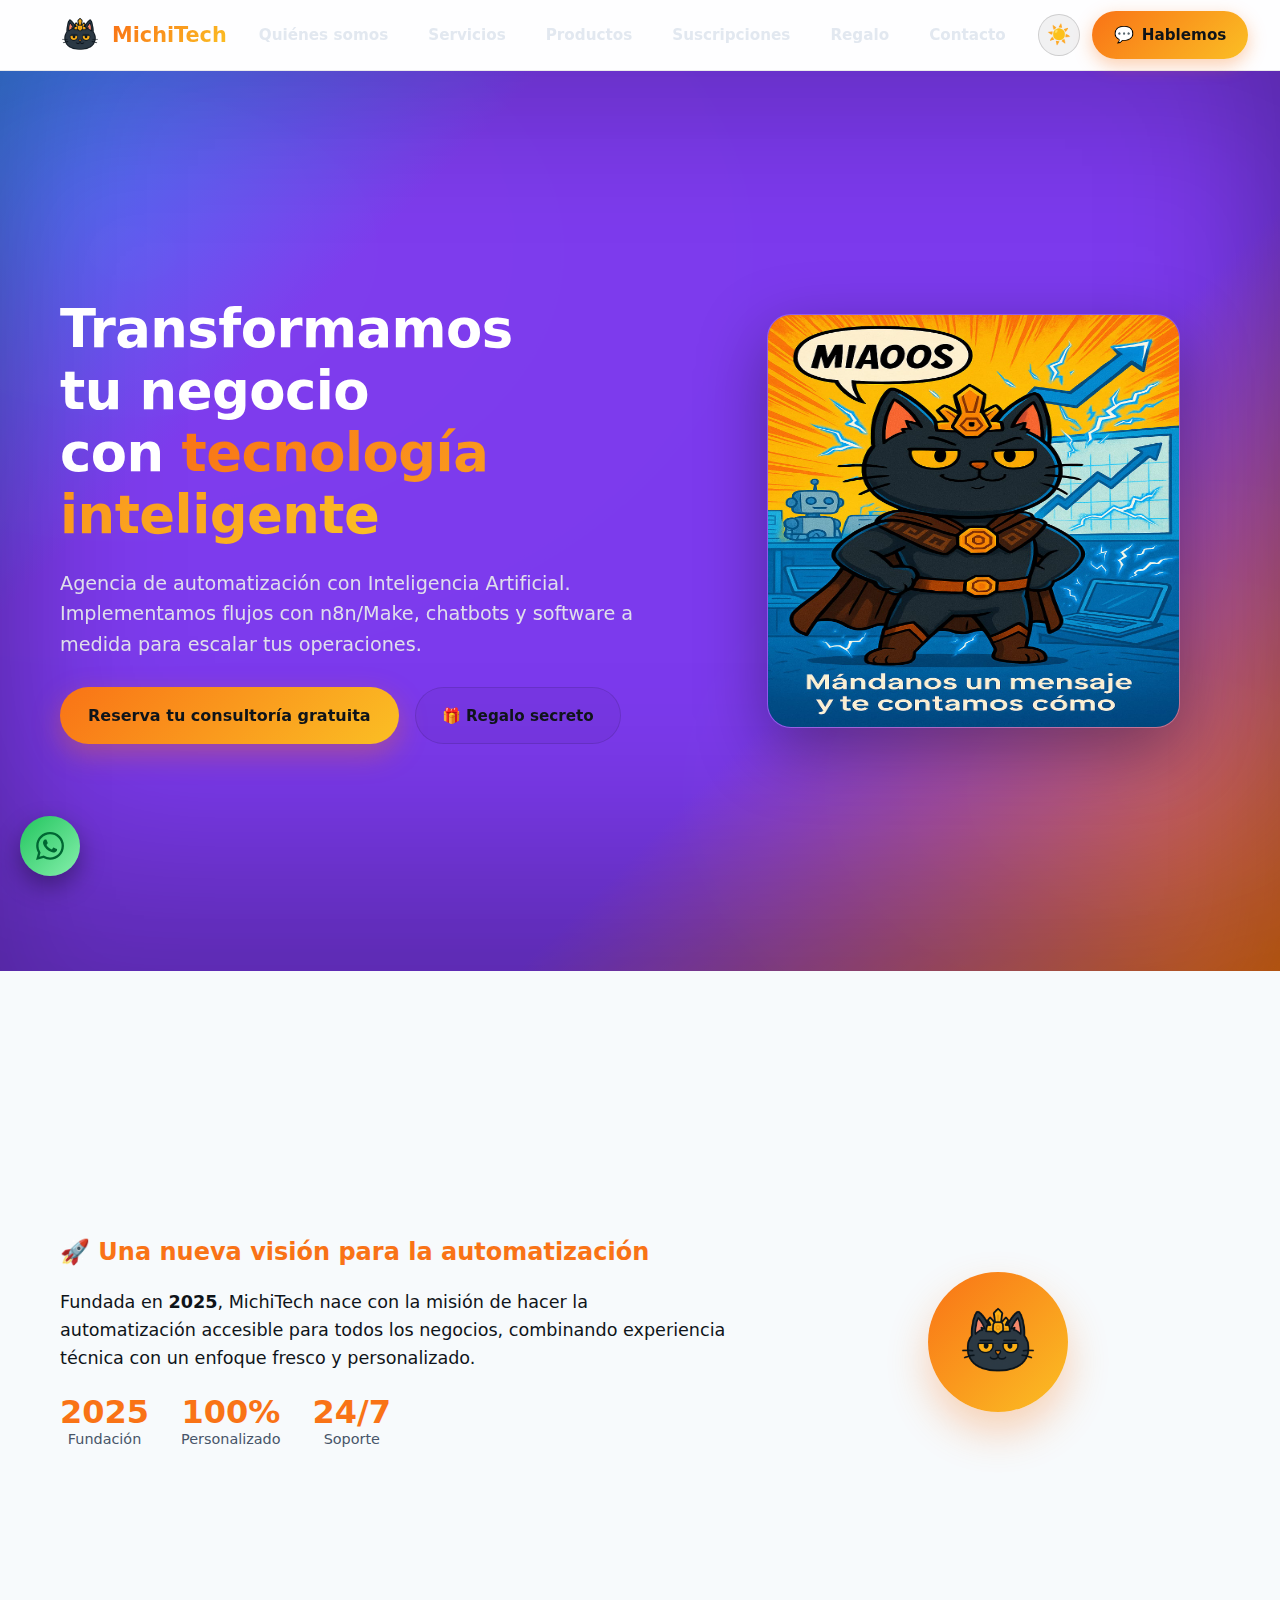
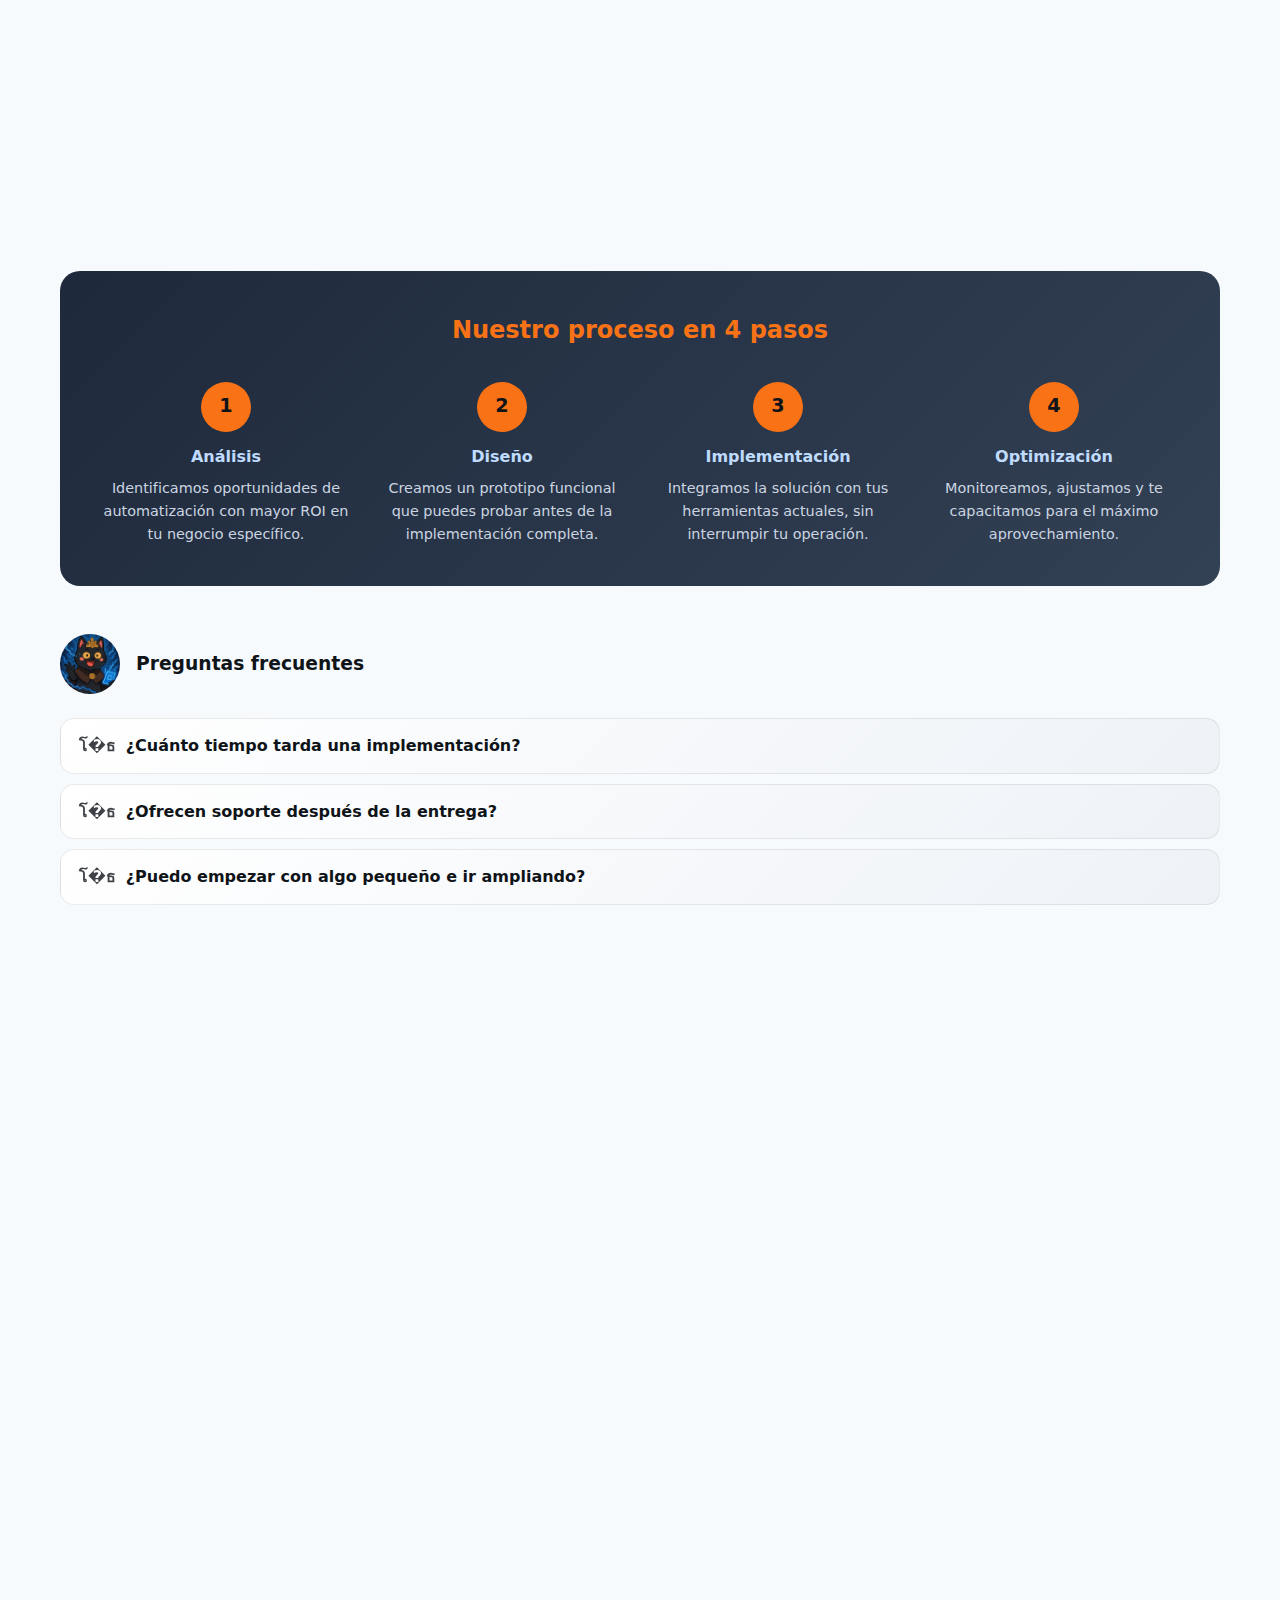
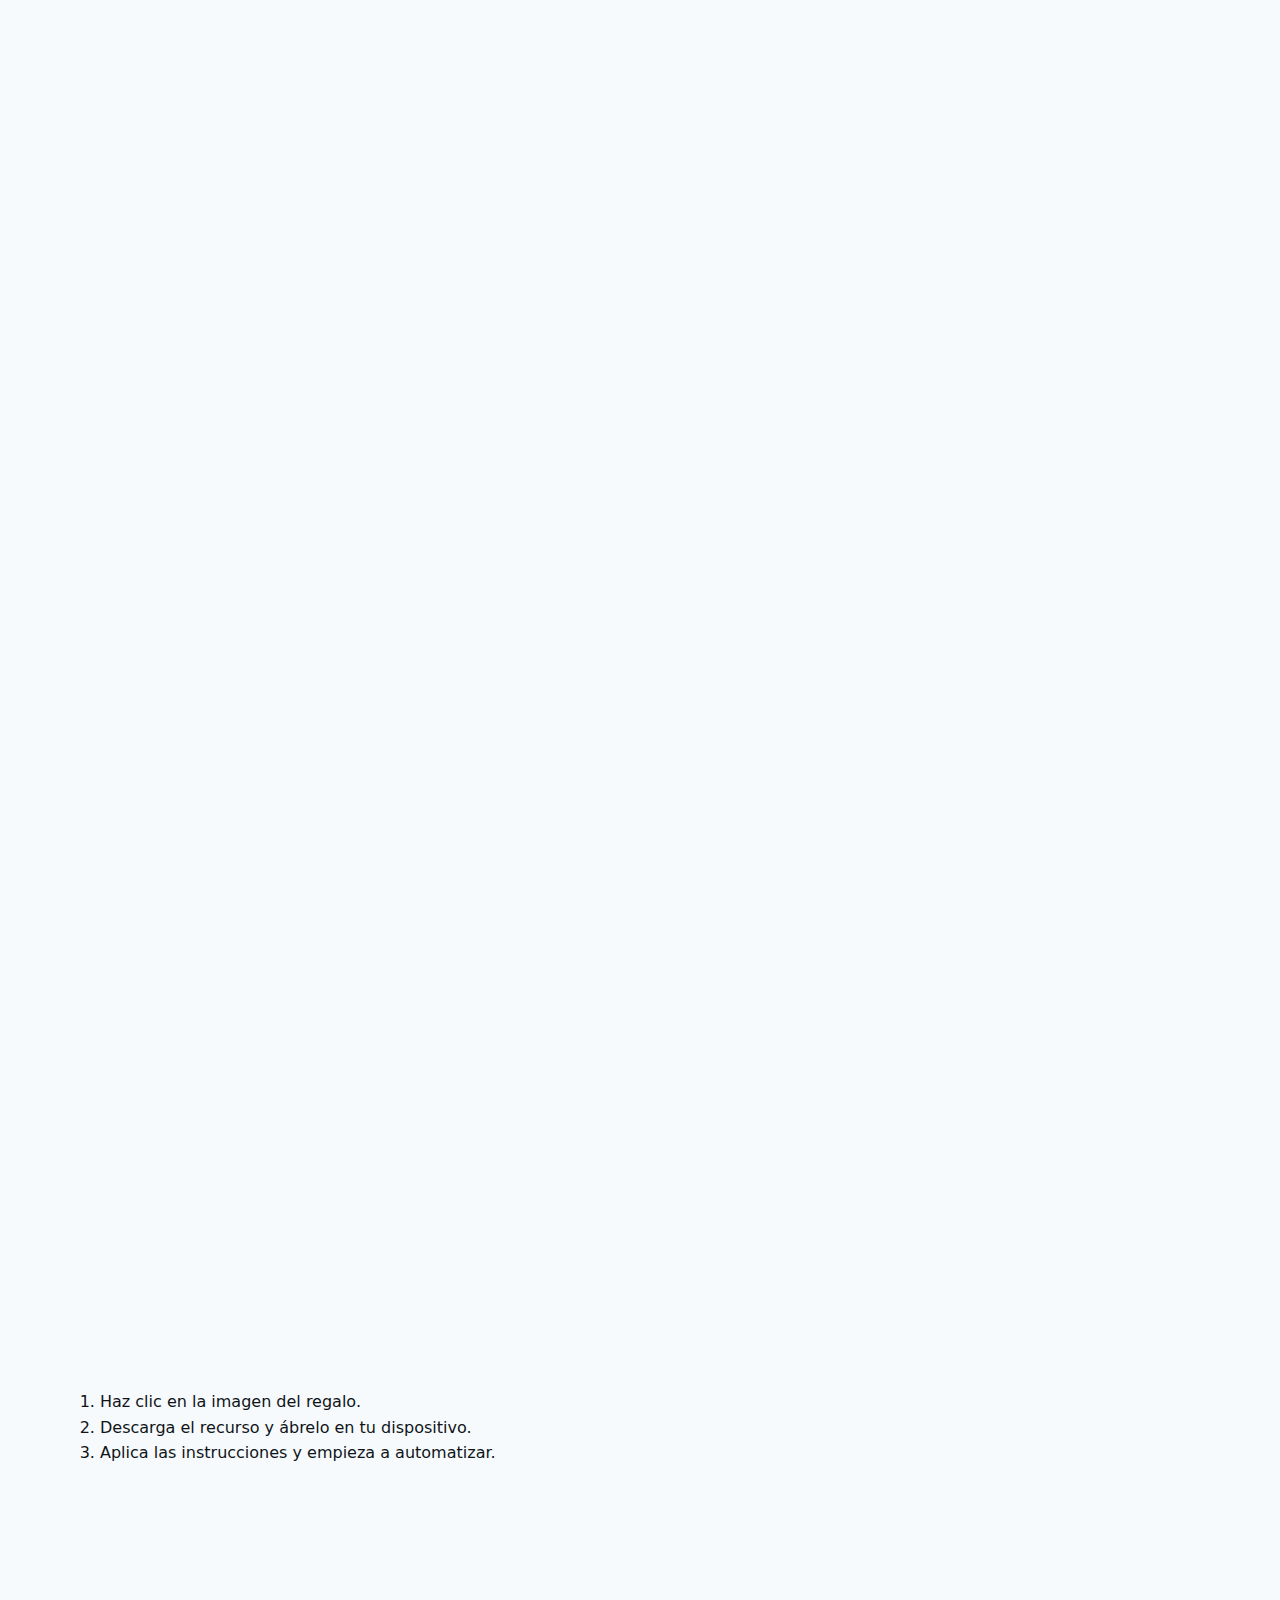
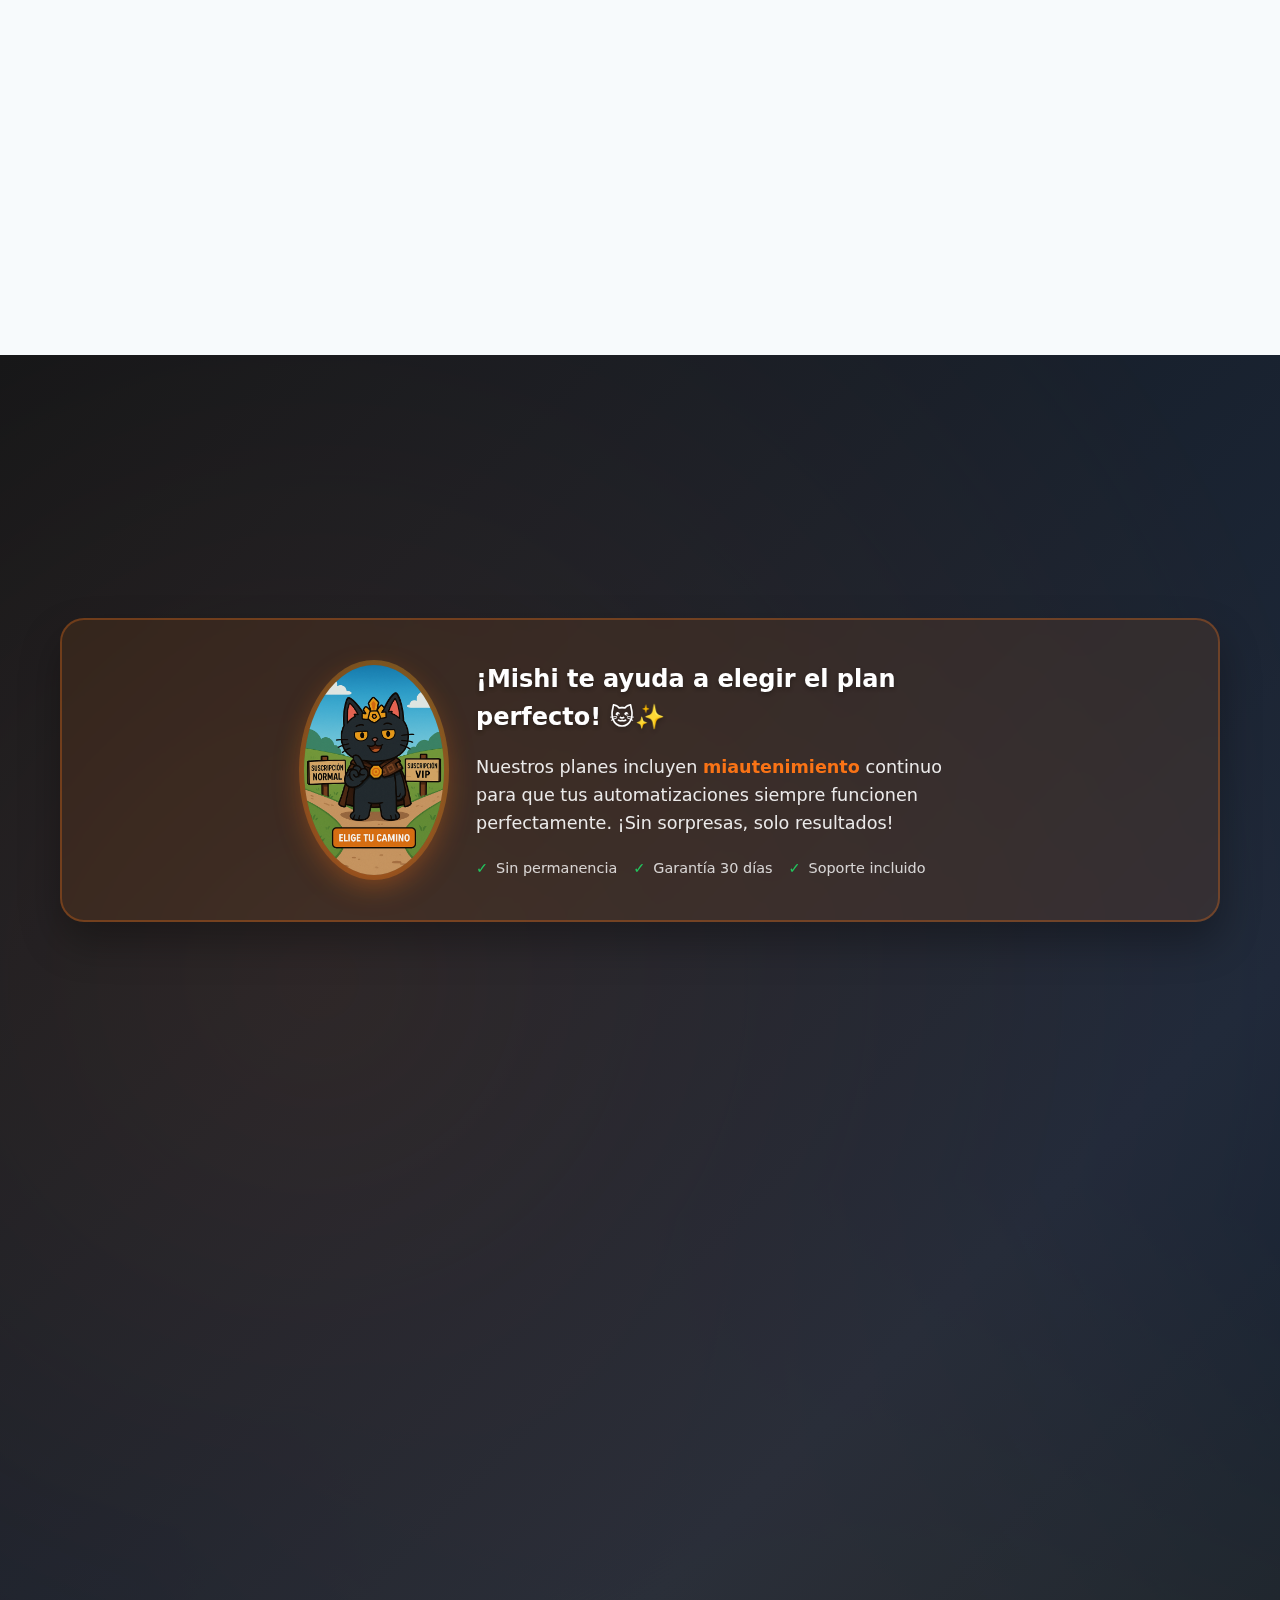
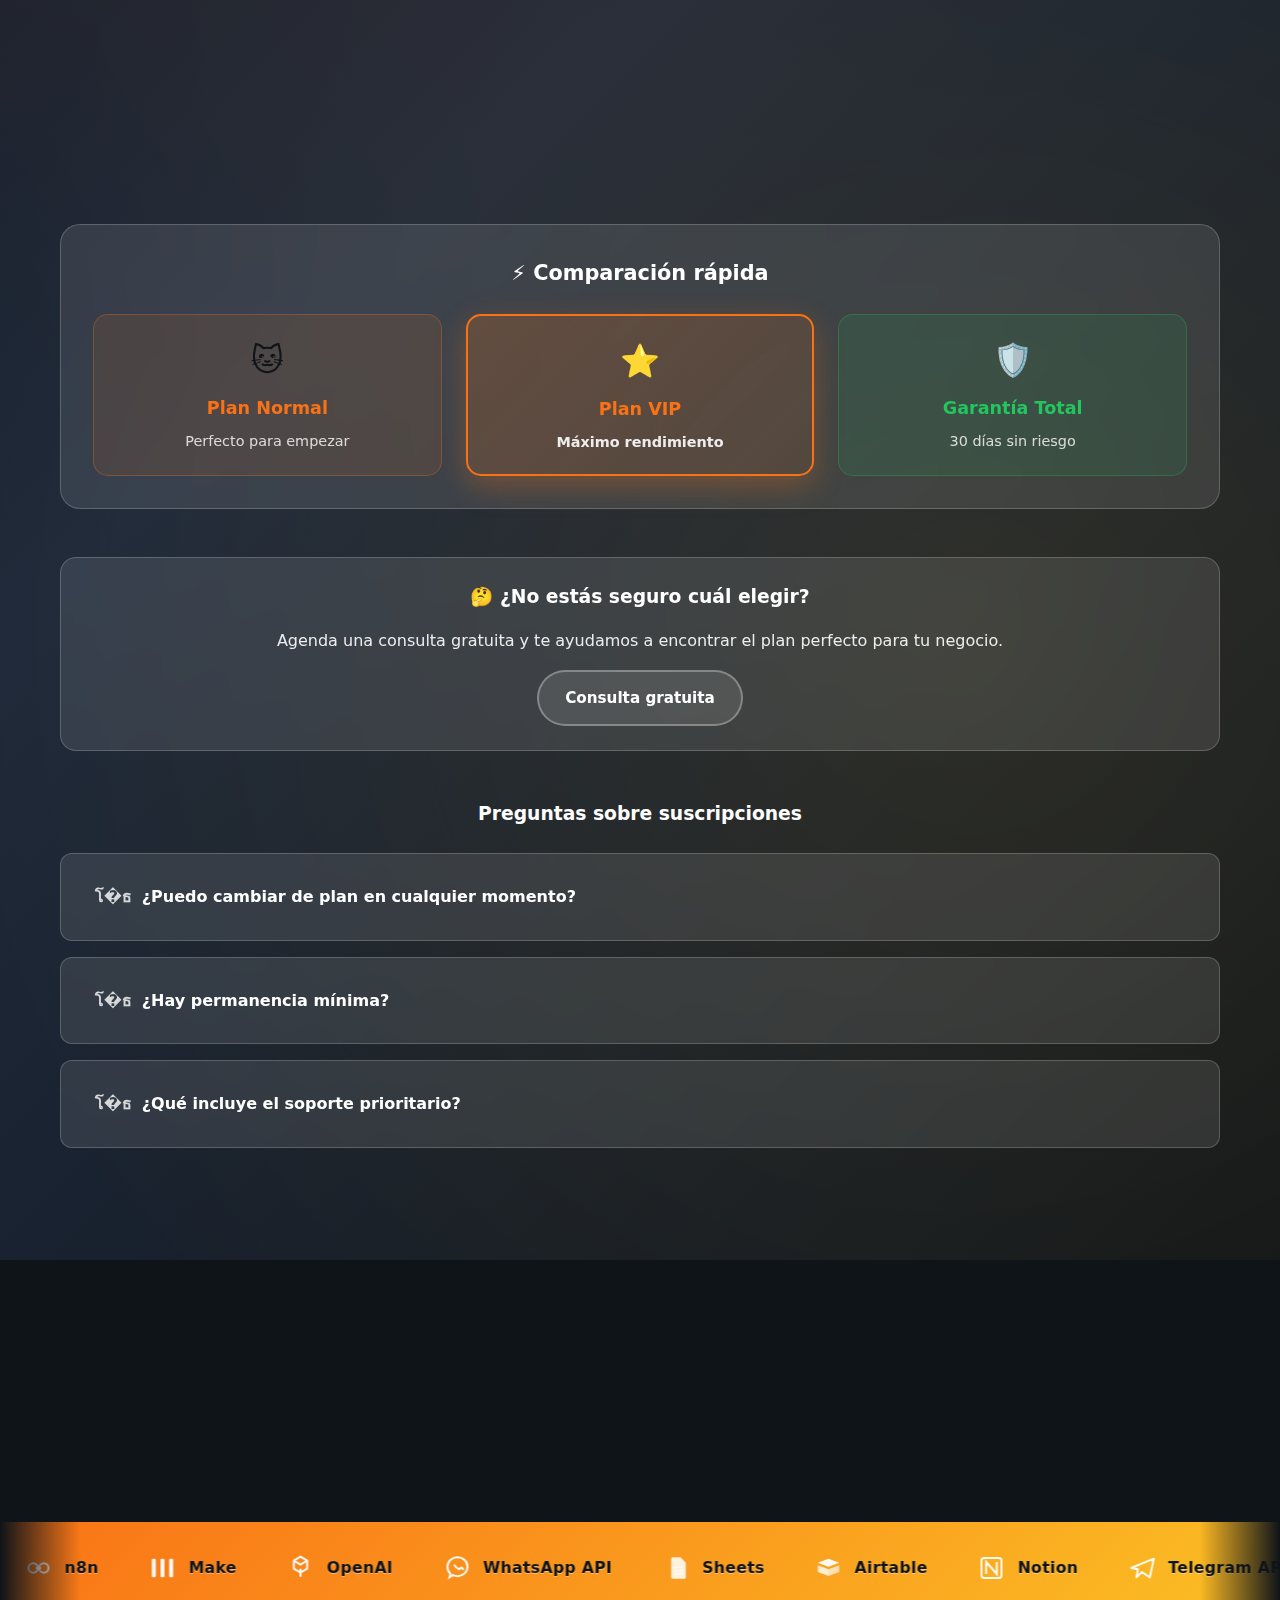
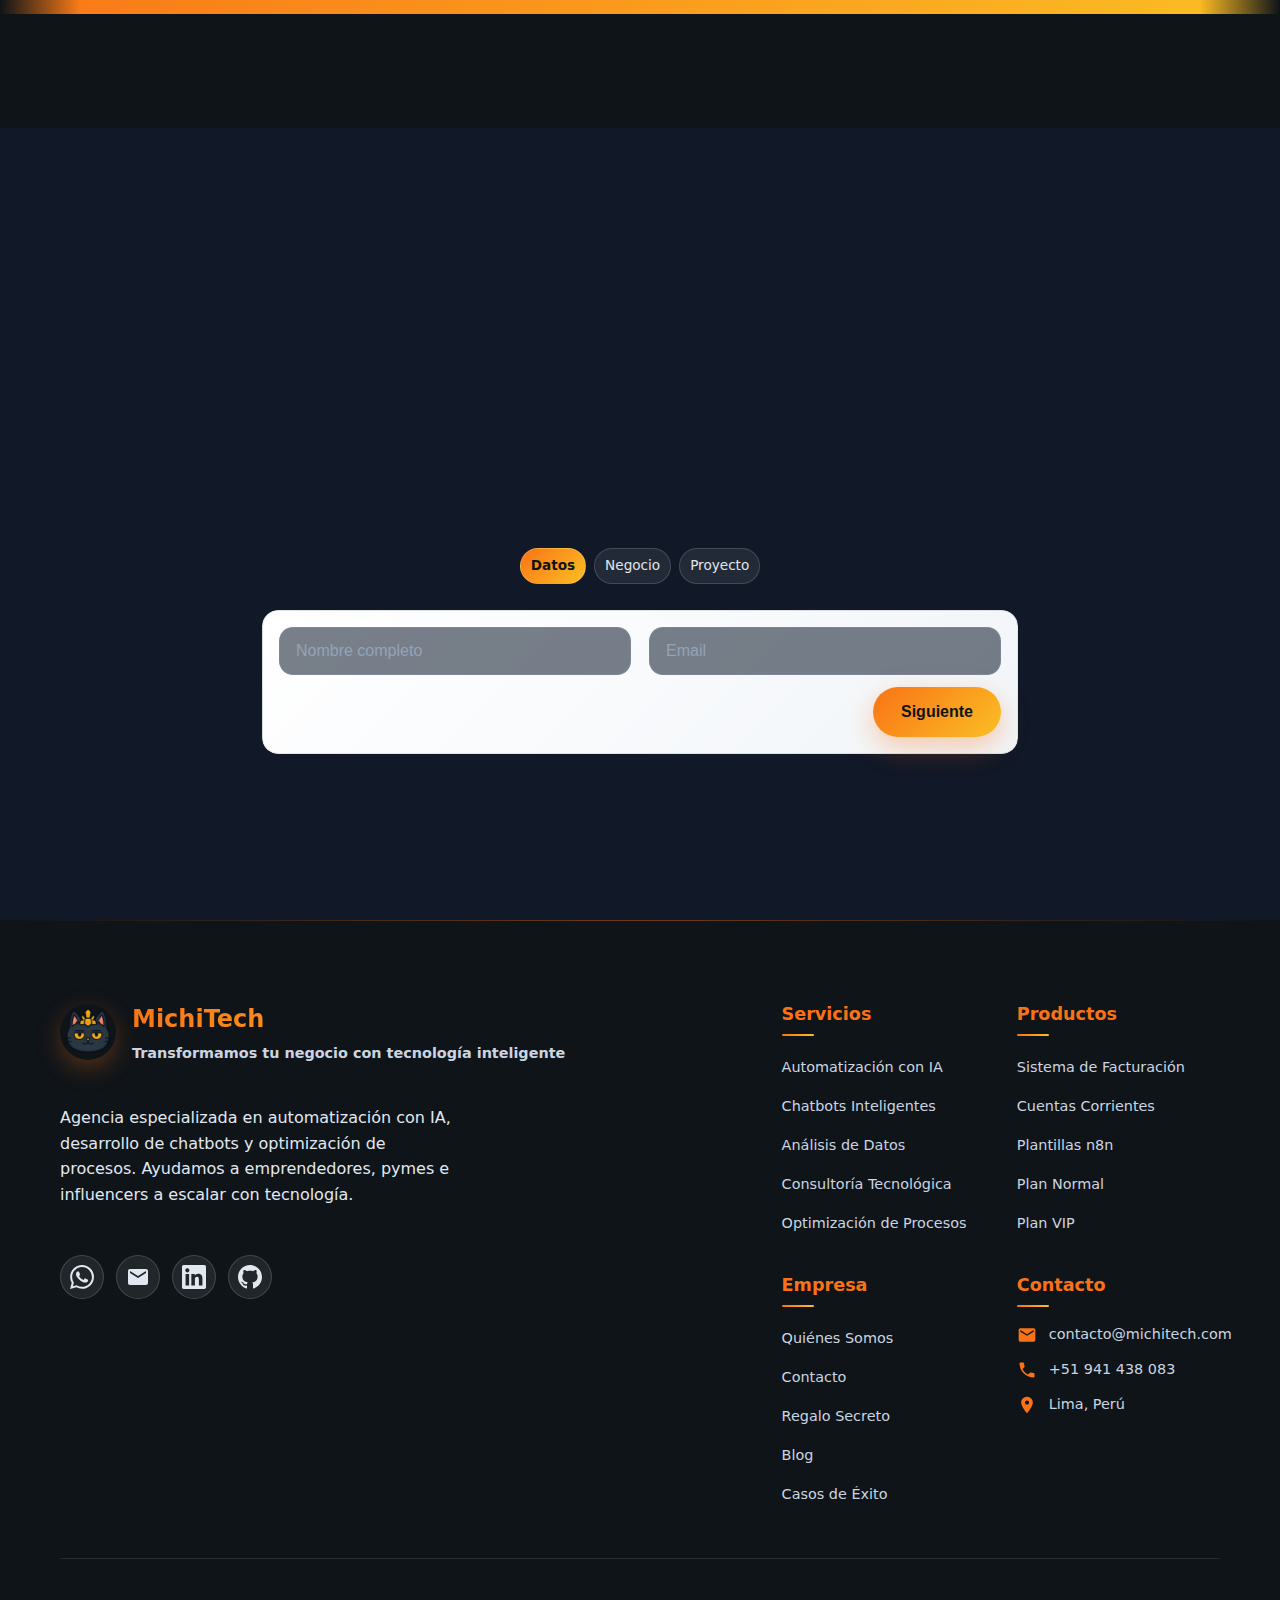
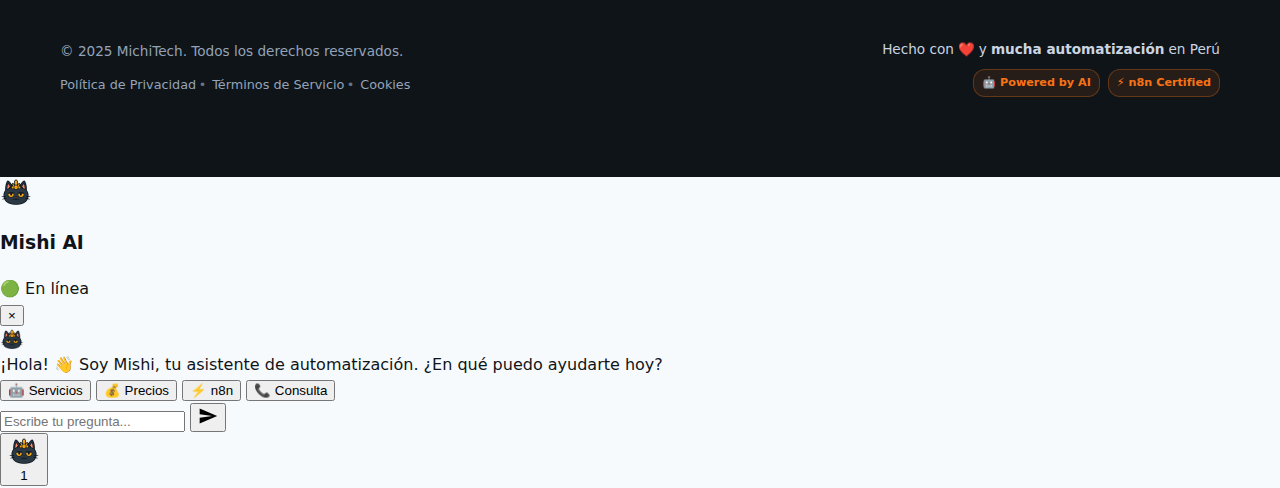
<file: index.html>
<!doctype html>
<html lang="es">
<head>
  <meta charset="utf-8">
  <meta name="viewport" content="width=device-width, initial-scale=1">
  <title>MichiTech – Transformamos tu negocio con tecnología inteligente</title>
  <meta name="description" content="Automatización con IA y desarrollo de software para emprendedores, pymes e influencers. Consultoría tecnológica, chatbots y optimización de procesos.">
  <meta name="theme-color" content="#0f1419">

  <!-- Open Graph / Twitter -->
  <meta property="og:title" content="MichiTech – Tecnología inteligente para tu negocio">
  <meta property="og:description" content="Automatización con IA, chatbots y software a medida. Agenda una consulta gratuita.">
  <meta property="og:type" content="website">
  <meta property="og:image" content="https://michitechweb.com/img/og-cover.jpg">
  <meta property="og:url" content="https://michitechweb.com/">
  <meta property="og:site_name" content="MichiTech">
  <meta property="og:locale" content="es_PE">
  <meta name="twitter:card" content="summary_large_image">

  <!-- Canonical -->
  <link rel="canonical" href="https://tudominio.com/">

  <!-- Rendimiento -->
  <link rel="preconnect" href="https://fonts.gstatic.com" crossorigin>
  <link rel="preload" as="image" href="img/mishi-hero.png">

  <!-- CSS -->
  <link rel="stylesheet" href="assets/style.css">

  <!-- JSON-LD (ajusta dominio si corresponde) -->
  <script type="application/ld+json">
  {
    "@context":"https://schema.org",
    "@type":"Organization",
    "name":"MichiTech",
    "url":"https://tudominio.com/",
    "logo":"https://tudominio.com/img/mishi-mini.svg"
  }
  </script>
</head>
<body>
  <!-- NAV -->
  <nav id="navbar" class="nav" aria-label="Principal">
    <div class="container nav__container">
      <a href="#inicio" class="logo" aria-label="Ir al inicio">
        <img src="img/mishi-mini.png" width="40" height="40" alt="Logo de MichiTech">
        <span class="logo__text">MichiTech</span>
      </a>
      <button class="nav__toggle" aria-controls="navmenu" aria-expanded="false" aria-label="Abrir menú">☰</button>
      <ul id="navmenu" class="nav__links" aria-expanded="false">
        <li><a href="#quienes-somos">Quiénes somos</a></li>
        <li><a href="#servicios">Servicios</a></li>
        <li><a href="#productos">Productos</a></li>
        <li><a href="#suscripciones">Suscripciones</a></li>
        <li><a href="#regalo-secreto">Regalo</a></li>
        <li><a href="#contacto">Contacto</a></li>
      </ul>
      <div class="nav__actions">
        <button id="themeToggle" class="nav__toggle-theme" aria-label="Cambiar tema" title="Cambiar tema">🌙</button>
        <a href="#contacto" class="btn btn--nav btn--cta" aria-label="Agendar consulta gratuita"><span class="btn__icon" aria-hidden="true">💬</span><span class="btn__label">Hablemos</span></a>
      </div>
    </div>
  </nav>

  <main>
    <!-- HERO -->
    <header id="inicio" class="hero" aria-labelledby="hero-title">
      <div class="hero__bg" aria-hidden="true"></div>
      <div class="container hero__content">
        <div class="hero__text">
          <h1 id="hero-title">Transformamos tu negocio con <span class="text-gradient">tecnología inteligente</span></h1>
          <p>Agencia de automatización con Inteligencia Artificial. Implementamos flujos con n8n/Make, chatbots y software a medida para escalar tus operaciones.</p>
          <div class="hero__actions">
            <a href="#contacto" class="btn btn--primary" aria-label="Reservar consultoría gratuita">Reserva tu consultoría gratuita</a>
            <a href="#regalo-secreto" class="btn btn--ghost" aria-label="Ir a tu regalo secreto">🎁 Regalo secreto</a>
          </div>
        </div>
        <figure class="hero__visual">
          <img src="img/mishi-hero.png"
               width="480" height="480"
               alt="Mishi, la mascota de MichiTech, en pose heroica tecnológica"
               class="hero__img" loading="eager" decoding="async">
          <figcaption class="sr-only">Mishi representando la innovación y la automatización con IA.</figcaption>
        </figure>
      </div>
    </header>

    <!-- QUIÉNES SOMOS -->
    <section id="quienes-somos" class="section" aria-labelledby="qs-title">
      <div class="container">
        <div class="section__title">
          <h2 id="qs-title">Quiénes somos</h2>
          <p>Conectamos negocio y tecnología con una metodología práctica y enfocada en resultados.</p>
        </div>
        <!-- Hero de la sección -->
        <div class="grid" style="grid-template-columns: 1.2fr 0.8fr; gap: 48px; align-items: center; margin-bottom: 48px;">
          <div>
            <h3 style="font-size: 1.5rem; margin: 0 0 16px; color: var(--brand);">🚀 Una nueva visión para la automatización</h3>
            <p style="font-size: 1.1rem; margin: 0 0 24px; line-height: 1.6;">Fundada en <strong>2025</strong>, MichiTech nace con la misión de hacer la automatización accesible para todos los negocios, combinando experiencia técnica con un enfoque fresco y personalizado.</p>
            <div style="display: flex; gap: 32px; margin-top: 24px;">
              <div style="text-align: center;">
                <div style="font-size: 2rem; font-weight: 900; color: var(--brand); line-height: 1;">2025</div>
                <div style="font-size: 0.9rem; color: var(--muted);">Fundación</div>
              </div>
              <div style="text-align: center;">
                <div style="font-size: 2rem; font-weight: 900; color: var(--brand); line-height: 1;">100%</div>
                <div style="font-size: 0.9rem; color: var(--muted);">Personalizado</div>
              </div>
              <div style="text-align: center;">
                <div style="font-size: 2rem; font-weight: 900; color: var(--brand); line-height: 1;">24/7</div>
                <div style="font-size: 0.9rem; color: var(--muted);">Soporte</div>
              </div>
            </div>
          </div>
          <div style="display: flex; justify-content: center;">
            <div style="width: 140px; height: 140px; border-radius: 50%; background: linear-gradient(135deg, var(--brand), var(--brand-2)); display: flex; align-items: center; justify-content: center; box-shadow: 0 20px 40px rgba(249,115,22,.3);">
              <img src="img/mishi-mini.png" width="80" height="80" alt="Mishi - Mascota de MichiTech" loading="lazy" style="border-radius: 50%;">
            </div>
          </div>
        </div>

        <!-- Valores principales -->
        <div class="grid" style="grid-template-columns: repeat(auto-fit, minmax(280px, 1fr)); gap: 32px; margin-bottom: 48px;">
          <article class="card" style="text-align: center;">
            <div style="width: 60px; height: 60px; border-radius: 50%; background: linear-gradient(135deg, var(--brand), var(--brand-2)); display: flex; align-items: center; justify-content: center; margin: 0 auto 16px; font-size: 24px;">🎯</div>
            <h3 style="margin: 0 0 12px; color: var(--brand);">Nuestra misión</h3>
            <p>Democratizar la automatización para que cualquier negocio pueda competir con tecnología de vanguardia, sin importar su tamaño o presupuesto.</p>
          </article>
          
          <article class="card" style="text-align: center;">
            <div style="width: 60px; height: 60px; border-radius: 50%; background: linear-gradient(135deg, var(--brand), var(--brand-2)); display: flex; align-items: center; justify-content: center; margin: 0 auto 16px; font-size: 24px;">⚡</div>
            <h3 style="margin: 0 0 12px; color: var(--brand);">Metodología ágil</h3>
            <p><strong>Descubrimiento → Prototipo → Implementación → Optimización.</strong> Entregas rápidas con feedback continuo y resultados medibles.</p>
          </article>
          
          <article class="card" style="text-align: center;">
            <div style="width: 60px; height: 60px; border-radius: 50%; background: linear-gradient(135deg, var(--brand), var(--brand-2)); display: flex; align-items: center; justify-content: center; margin: 0 auto 16px; font-size: 24px;">🏆</div>
            <h3 style="margin: 0 0 12px; color: var(--brand);">Qué nos diferencia</h3>
            <p>Soluciones <strong>100% personalizadas</strong>, documentación completa, capacitación incluida y garantía de satisfacción total.</p>
          </article>
        </div>

        <!-- Proceso de trabajo -->
        <div style="background: linear-gradient(135deg, #1e293b, #334155); border-radius: 20px; padding: 40px; margin-bottom: 48px;">
          <h3 style="text-align: center; margin: 0 0 32px; font-size: 1.5rem; color: var(--brand);">Nuestro proceso en 4 pasos</h3>
          <div style="display: grid; grid-template-columns: repeat(auto-fit, minmax(200px, 1fr)); gap: 24px;">
            <div style="text-align: center;">
              <div style="width: 50px; height: 50px; border-radius: 50%; background: var(--brand); color: #0f1419; font-weight: 900; font-size: 1.2rem; display: flex; align-items: center; justify-content: center; margin: 0 auto 12px;">1</div>
              <h4 style="margin: 0 0 8px; color: #bfdbfe;">Análisis</h4>
              <p style="font-size: 0.9rem; margin: 0; color: #cbd5e1;">Identificamos oportunidades de automatización con mayor ROI en tu negocio específico.</p>
            </div>
            <div style="text-align: center;">
              <div style="width: 50px; height: 50px; border-radius: 50%; background: var(--brand); color: #0f1419; font-weight: 900; font-size: 1.2rem; display: flex; align-items: center; justify-content: center; margin: 0 auto 12px;">2</div>
              <h4 style="margin: 0 0 8px; color: #bfdbfe;">Diseño</h4>
              <p style="font-size: 0.9rem; margin: 0; color: #cbd5e1;">Creamos un prototipo funcional que puedes probar antes de la implementación completa.</p>
            </div>
            <div style="text-align: center;">
              <div style="width: 50px; height: 50px; border-radius: 50%; background: var(--brand); color: #0f1419; font-weight: 900; font-size: 1.2rem; display: flex; align-items: center; justify-content: center; margin: 0 auto 12px;">3</div>
              <h4 style="margin: 0 0 8px; color: #bfdbfe;">Implementación</h4>
              <p style="font-size: 0.9rem; margin: 0; color: #cbd5e1;">Integramos la solución con tus herramientas actuales, sin interrumpir tu operación.</p>
            </div>
            <div style="text-align: center;">
              <div style="width: 50px; height: 50px; border-radius: 50%; background: var(--brand); color: #0f1419; font-weight: 900; font-size: 1.2rem; display: flex; align-items: center; justify-content: center; margin: 0 auto 12px;">4</div>
              <h4 style="margin: 0 0 8px; color: #bfdbfe;">Optimización</h4>
              <p style="font-size: 0.9rem; margin: 0; color: #cbd5e1;">Monitoreamos, ajustamos y te capacitamos para el máximo aprovechamiento.</p>
            </div>
          </div>
        </div>
        <!-- FAQ con Mishi -->
        <div class="faq" style="margin-top:2rem">
          <div style="display: flex; align-items: center; gap: 16px; margin-bottom: 24px;">
            <img src="img/mishi-dudoso.png" width="60" height="60" alt="Mishi pensativo" style="border-radius: 50%;">
            <h3 style="margin: 0;">Preguntas frecuentes</h3>
          </div>
          <details>
            <summary>¿Cuánto tiempo tarda una implementación?</summary>
            <p>Depende del proyecto, pero la mayoría de integraciones se completan en 1 a 3 semanas.</p>
          </details>
          <details>
            <summary>¿Ofrecen soporte después de la entrega?</summary>
            <p>Sí, contamos con planes de soporte y mantenimiento adaptados a cada cliente.</p>
          </details>
          <details>
            <summary>¿Puedo empezar con algo pequeño e ir ampliando?</summary>
            <p>Claro, de hecho recomendamos implementar por fases para maximizar el retorno.</p>
          </details>
        </div>
      </div>
    </section>

    <!-- SERVICIOS -->
    <section id="servicios" class="section services" aria-labelledby="services-title">
      <div class="container">
        <div class="section__title">
          <h2 id="services-title">Nuestros servicios</h2>
          <p>Soluciones tecnológicas personalizadas para hacer crecer tu negocio.</p>
        </div>
        <div class="grid services__grid">
          <article class="card service">
            <div class="service__icon" aria-hidden="true">🤖</div>
            <h3>Automatización con IA</h3>
            <p>Flujos inteligentes (n8n/Make), OCR, LLMs y conectores. Enfócate en vender, no en tareas repetitivas.</p>
          </article>
          <article class="card service">
            <div class="service__icon" aria-hidden="true">💬</div>
            <h3>Chatbots Inteligentes</h3>
            <p>Atención 24/7 conectada a tu CRM/Sheets. Menos colas, más satisfacción.</p>
          </article>
          <article class="card service">
            <div class="service__icon" aria-hidden="true">📊</div>
            <h3>Análisis de Datos</h3>
            <p>De datos crudos a decisiones: dashboards claros y métricas accionables.</p>
          </article>
          <article class="card service">
            <div class="service__icon" aria-hidden="true">🎯</div>
            <h3>Consultoría Tecnológica</h3>
            <p>Estrategia con ROI real. Elegimos lo que aporta y lo implementamos contigo.</p>
          </article>
          <article class="card service">
            <div class="service__icon" aria-hidden="true">⚡</div>
            <h3>Optimización de Procesos</h3>
            <p>Detectamos cuellos de botella y los arreglamos con integraciones y capacitación.</p>
          </article>
        </div>
      </div>
    </section>

    <!-- PRODUCTOS -->
    <section id="productos" class="section" aria-labelledby="prod-title">
      <div class="container">
        <div class="section__title">
          <h2 id="prod-title">Productos</h2>
          <p>Listos para usar hoy. Puedes editarlos y ampliarlos según tu caso.</p>
        </div>
        <div class="grid services__grid">
          <article class="card service">
            <div class="service__icon" aria-hidden="true">🧾</div>
            <h3>Sistema de Facturación + Inventario <span class="badge">Nuevo</span></h3>
            <p>Controla ventas, stock y reportes. Integrable con Sheets y pasarelas.</p>
            <a class="btn btn--ghost" href="#contacto">Pedir demo</a>
          </article>
          <article class="card service">
            <div class="service__icon" aria-hidden="true">🏦</div>
            <h3>Cuentas Corrientes (Colegios/Colegiados)</h3>
            <p>Gestión de pagos, estados y recordatorios automáticos.</p>
            <a class="btn btn--ghost" href="#contacto">Pedir demo</a>
          </article>
          <article class="card service">
            <div class="service__icon" aria-hidden="true">🧩</div>
            <h3>Plantillas de Automatización</h3>
            <p>Flujos prearmados n8n (leads, WhatsApp, correo, CRM). Se adaptan a tu negocio.</p>
            <a class="btn btn--ghost" href="#contacto">Ver catálogo</a>
          </article>
        </div>
      </div>
    </section>

    <!-- REGALO SECRETO -->
    <section id="regalo-secreto" class="section" aria-labelledby="gift-title">
      <div class="container">
        <div class="section__title">
          <h2 id="gift-title">🎁 Regalo secreto</h2>
          <p>Un recurso gratis para empezar a automatizar hoy.</p>
          <div class="countdown" aria-live="polite">
            <strong>Disponible por:</strong> <span id="giftCountdown" class="countdown__value">--:--:--</span>
          </div>
        </div>
        <ol style="margin-bottom:1.5rem">
          <li>Haz clic en la imagen del regalo.</li>
          <li>Descarga el recurso y ábrelo en tu dispositivo.</li>
          <li>Aplica las instrucciones y empieza a automatizar.</li>
        </ol>
        <div class="grid" style="grid-template-columns: repeat(auto-fit, minmax(280px, 1fr)); align-items:center;">
          <figure class="card gift-card" style="padding:0;overflow:hidden">
            <a href="https://drive.google.com/file/d/1ABC123DEF456/view?usp=sharing" target="_blank" rel="noopener" aria-label="Abrir regalo secreto en nueva pestaña">
              <img src="img/regalo-secreto.jpg" alt="Vista previa del regalo secreto" style="display:block;width:100%;height:auto" loading="lazy">
            </a>
          </figure>
          <article class="card" style="position: relative;">
            <div style="display: flex; align-items: center; gap: 12px; margin-bottom: 16px;">
              <img src="img/mishi-sorprendido.png" width="50" height="50" alt="Mishi sorprendido" style="border-radius: 50%;">
              <h3 style="margin: 0;">🤫 ¿Qué hay dentro?</h3>
            </div>
            <ul>
              <li>✨ Una herramienta que te ahorrará <strong>horas cada semana</strong></li>
              <li>🚀 Algo que puedes implementar <strong>hoy mismo</strong></li>
              <li>💡 El secreto que usan las empresas más eficientes</li>
              <li>📋 Instrucciones paso a paso (súper fácil)</li>
            </ul>
            <p style="margin-top:12px"><strong>Pista:</strong> Tiene que ver con automatización... 😉<br><br>Haz clic en la imagen para descubrirlo.<br>¿Quieres más secretos? <a href="#contacto">Hablemos</a>.</p>
          </article>
        </div>
      </div>
    </section>

    <!-- SUSCRIPCIONES -->
    <section id="suscripciones" class="section" aria-labelledby="subs-title" style="background: linear-gradient(135deg, #0f1419 0%, #1e293b 50%, #0f1419 100%); position: relative; overflow: hidden;">
      <!-- Decoración de fondo -->
      <div style="position: absolute; top: 0; left: 0; right: 0; bottom: 0; opacity: 0.1; background-image: radial-gradient(circle at 25% 25%, var(--brand) 0%, transparent 50%), radial-gradient(circle at 75% 75%, var(--brand-2) 0%, transparent 50%);"></div>
      
      <div class="container" style="position: relative; z-index: 1;">
        <div class="section__title">
          <h2 id="subs-title" style="color: white;">🚀 Suscripciones mensuales</h2>
          <p style="color: rgba(255,255,255,0.8);">Automatización continua para hacer crecer tu negocio mes a mes. Sin compromisos a largo plazo.</p>
        </div>

        <!-- Mishi grande con introducción mejorada -->
        <div style="display: flex; align-items: center; justify-content: center; gap: 32px; margin-bottom: 48px; padding: 40px; background: rgba(249,115,22,.1); border-radius: 24px; border: 2px solid rgba(249,115,22,.3); backdrop-filter: blur(10px); box-shadow: 0 20px 40px rgba(0,0,0,.3);">
          <div style="position: relative;">
            <img src="img/mishi-suscripcion.png" width="140" height="140" alt="Mishi suscripciones" style="border-radius: 50%; flex-shrink: 0; box-shadow: 0 10px 30px rgba(249,115,22,.4);">
            <!-- Efecto de brillo -->
            <div style="position: absolute; top: -5px; left: -5px; right: -5px; bottom: -5px; border-radius: 50%; background: linear-gradient(45deg, var(--brand), var(--brand-2)); opacity: 0.3; z-index: -1; animation: pulse 2s infinite;"></div>
          </div>
          <div style="text-align: left; max-width: 500px;">
            <h3 style="margin: 0 0 16px; color: white; font-size: 1.5rem; text-shadow: 0 2px 4px rgba(0,0,0,.3);">¡Mishi te ayuda a elegir el plan perfecto! 🐱✨</h3>
            <p style="margin: 0 0 16px; color: rgba(255,255,255,0.9); line-height: 1.6; font-size: 1.1rem;">Nuestros planes incluyen <strong style="color: var(--brand);">miautenimiento</strong> continuo para que tus automatizaciones siempre funcionen perfectamente. ¡Sin sorpresas, solo resultados!</p>
            <div style="display: flex; gap: 16px; margin-top: 20px;">
              <div style="display: flex; align-items: center; gap: 8px; color: rgba(255,255,255,0.8); font-size: 0.9rem;">
                <span style="color: #22c55e;">✓</span>
                <span>Sin permanencia</span>
              </div>
              <div style="display: flex; align-items: center; gap: 8px; color: rgba(255,255,255,0.8); font-size: 0.9rem;">
                <span style="color: #22c55e;">✓</span>
                <span>Garantía 30 días</span>
              </div>
              <div style="display: flex; align-items: center; gap: 8px; color: rgba(255,255,255,0.8); font-size: 0.9rem;">
                <span style="color: #22c55e;">✓</span>
                <span>Soporte incluido</span>
              </div>
            </div>
          </div>
        </div>

        <!-- Comparador de planes mejorado -->
        <div style="margin-bottom: 48px;">
          <div style="display: grid; grid-template-columns: repeat(auto-fit, minmax(350px, 1fr)); gap: 32px; max-width: 900px; margin: 0 auto;">
            
            <!-- Plan Normal -->
            <article class="card" style="text-align: center; position: relative; border: 2px solid rgba(249,115,22,.3); min-height: 580px; display: flex; flex-direction: column; background: white; transition: transform 0.3s ease, box-shadow 0.3s ease;" onmouseover="this.style.transform='translateY(-8px)'; this.style.boxShadow='0 25px 50px rgba(249,115,22,.2)'" onmouseout="this.style.transform='translateY(0)'; this.style.boxShadow='none'">
              <div style="background: linear-gradient(135deg, var(--brand), var(--brand-2)); color: #0f1419; padding: 10px 20px; border-radius: 25px; font-weight: 700; font-size: 0.9rem; margin: -16px auto 24px; width: fit-content; box-shadow: 0 4px 12px rgba(249,115,22,.3);">
                🐱 NORMAL
              </div>
              
              <div style="margin-bottom: 32px;">
                <div style="font-size: 3.5rem; font-weight: 900; color: var(--brand); line-height: 1; text-shadow: 0 2px 4px rgba(249,115,22,.2);">S/50</div>
                <div style="color: #64748b; font-size: 1rem; margin-bottom: 8px;">por mes</div>
                <div style="background: rgba(249,115,22,.1); color: var(--brand); padding: 6px 12px; border-radius: 15px; font-size: 0.8rem; font-weight: 600; display: inline-block;">
                  💰 Ideal para empezar
                </div>
              </div>

              <h3 style="margin: 0 0 24px; color: var(--brand); font-size: 1.3rem;">Plan Esencial</h3>
              
              <ul style="text-align: left; margin: 0 0 32px; padding: 0; list-style: none; flex: 1;">
                <li style="display: flex; align-items: center; gap: 12px; margin-bottom: 16px; padding: 8px; border-radius: 8px; background: rgba(249,115,22,.05);">
                  <span style="color: var(--brand); font-weight: 700; font-size: 1.1rem;">✓</span>
                  <span style="font-weight: 500; color: #1e293b;">Beneficio 1 - Editable</span>
                </li>
                <li style="display: flex; align-items: center; gap: 12px; margin-bottom: 16px; padding: 8px; border-radius: 8px; background: rgba(249,115,22,.05);">
                  <span style="color: var(--brand); font-weight: 700; font-size: 1.1rem;">✓</span>
                  <span style="font-weight: 500; color: #1e293b;">Beneficio 2 - Editable</span>
                </li>
                <li style="display: flex; align-items: center; gap: 12px; margin-bottom: 16px; padding: 8px; border-radius: 8px; background: rgba(249,115,22,.05);">
                  <span style="color: var(--brand); font-weight: 700; font-size: 1.1rem;">✓</span>
                  <span style="font-weight: 500; color: #1e293b;">Beneficio 3 - Editable</span>
                </li>
                <li style="display: flex; align-items: center; gap: 12px; margin-bottom: 16px; padding: 8px; border-radius: 8px; background: rgba(249,115,22,.1); border: 1px solid rgba(249,115,22,.2);">
                  <span style="color: var(--brand); font-weight: 700; font-size: 1.1rem;">🐾</span>
                  <span style="font-weight: 600; color: var(--brand);"><strong>Miautenimiento</strong> básico incluido</span>
                </li>
                <li style="display: flex; align-items: center; gap: 12px; margin-bottom: 16px; padding: 8px; border-radius: 8px; background: rgba(156,163,175,.1);">
                  <span style="color: #64748b; font-weight: 700; font-size: 1.1rem;">✗</span>
                  <span style="color: #64748b; text-decoration: line-through;">Beneficio VIP exclusivo</span>
                </li>
              </ul>

              <a href="#contacto" class="btn btn--ghost btn--full" style="margin-top: auto; font-weight: 600; padding: 12px 24px;">🚀 Comenzar ahora</a>
              
              <p style="font-size: 0.85rem; color: #64748b; margin: 16px 0 0; text-align: center; line-height: 1.4;">
                ✅ Sin permanencia • ❌ Cancela cuando quieras<br>
                <span style="color: var(--brand); font-weight: 600;">💬 Soporte por email</span>
              </p>
            </article>

            <!-- Plan VIP -->
            <article class="card" style="text-align: center; position: relative; border: 3px solid var(--brand); min-height: 580px; display: flex; flex-direction: column; background: linear-gradient(135deg, rgba(255,255,255,.98), rgba(249,115,22,.02)); backdrop-filter: blur(10px); box-shadow: 0 25px 60px rgba(249,115,22,.4); transition: transform 0.3s ease, box-shadow 0.3s ease;" onmouseover="this.style.transform='translateY(-12px) scale(1.02)'; this.style.boxShadow='0 35px 80px rgba(249,115,22,.5)'" onmouseout="this.style.transform='translateY(0) scale(1)'; this.style.boxShadow='0 25px 60px rgba(249,115,22,.4)'">
              <!-- Brillo en el borde -->
              <div style="position: absolute; top: -3px; left: -3px; right: -3px; bottom: -3px; border-radius: 20px; background: linear-gradient(45deg, var(--brand), var(--brand-2), var(--brand)); opacity: 0.3; z-index: -1; animation: rotate 3s linear infinite;"></div>
              
              <div style="background: linear-gradient(135deg, var(--brand), var(--brand-2)); color: #0f1419; padding: 12px 24px; border-radius: 25px; font-weight: 700; font-size: 1rem; margin: -16px auto 24px; width: fit-content; box-shadow: 0 6px 20px rgba(249,115,22,.5);">
                ⭐ VIP PREMIUM ⭐
              </div>
              
              <div style="margin-bottom: 32px;">
                <div style="font-size: 3.5rem; font-weight: 900; color: var(--brand); line-height: 1; text-shadow: 0 2px 4px rgba(249,115,22,.3);">S/100</div>
                <div style="color: var(--muted); font-size: 1rem; margin-bottom: 8px;">por mes</div>
                <div style="background: linear-gradient(135deg, #22c55e, #86efac); color: #0f1419; padding: 6px 12px; border-radius: 15px; font-size: 0.8rem; font-weight: 700; display: inline-block; box-shadow: 0 4px 12px rgba(34,197,94,.3);">
                  🎯 Ahorra XX% • Máximo valor
                </div>
              </div>

              <h3 style="margin: 0 0 24px; color: var(--brand); font-size: 1.3rem;">Plan Premium</h3>
              
              <ul style="text-align: left; margin: 0 0 32px; padding: 0; list-style: none; flex: 1;">
                <li style="display: flex; align-items: center; gap: 12px; margin-bottom: 16px; padding: 10px; border-radius: 10px; background: linear-gradient(135deg, rgba(249,115,22,.1), rgba(249,115,22,.05)); border: 1px solid rgba(249,115,22,.2);">
                  <span style="color: var(--brand); font-weight: 700; font-size: 1.1rem;">✓</span>
                  <span style="font-weight: 600;"><strong>Todo del plan Normal</strong></span>
                </li>
                <li style="display: flex; align-items: center; gap: 12px; margin-bottom: 16px; padding: 10px; border-radius: 10px; background: linear-gradient(135deg, rgba(249,115,22,.1), rgba(249,115,22,.05)); border: 1px solid rgba(249,115,22,.2);">
                  <span style="color: var(--brand); font-weight: 700; font-size: 1.1rem;">✓</span>
                  <span style="font-weight: 600;">Beneficio VIP 1 - Editable</span>
                </li>
                <li style="display: flex; align-items: center; gap: 12px; margin-bottom: 16px; padding: 10px; border-radius: 10px; background: linear-gradient(135deg, rgba(249,115,22,.1), rgba(249,115,22,.05)); border: 1px solid rgba(249,115,22,.2);">
                  <span style="color: var(--brand); font-weight: 700; font-size: 1.1rem;">✓</span>
                  <span style="font-weight: 600;">Beneficio VIP 2 - Editable</span>
                </li>
                <li style="display: flex; align-items: center; gap: 12px; margin-bottom: 16px; padding: 10px; border-radius: 10px; background: linear-gradient(135deg, rgba(249,115,22,.15), rgba(249,115,22,.1)); border: 2px solid var(--brand);">
                  <span style="color: var(--brand); font-weight: 700; font-size: 1.1rem;">🐾</span>
                  <span style="font-weight: 700; color: var(--brand);"><strong>Miautenimiento</strong> premium 24/7</span>
                </li>
                <li style="display: flex; align-items: center; gap: 12px; margin-bottom: 16px; padding: 10px; border-radius: 10px; background: linear-gradient(135deg, rgba(34,197,94,.1), rgba(34,197,94,.05)); border: 1px solid rgba(34,197,94,.3);">
                  <span style="color: #22c55e; font-weight: 700; font-size: 1.1rem;">🚀</span>
                  <span style="font-weight: 700; color: #22c55e;"><strong>Soporte prioritario WhatsApp</strong></span>
                </li>
              </ul>

              <a href="#contacto" class="btn btn--primary btn--full" style="margin-top: auto; font-weight: 700; padding: 14px 28px; font-size: 1.1rem; box-shadow: 0 6px 20px rgba(249,115,22,.3);">⭐ Comenzar VIP</a>
              
              <p style="font-size: 0.85rem; color: var(--muted); margin: 16px 0 0; text-align: center; line-height: 1.4;">
                ✅ Sin permanencia • 🛡️ Garantía 30 días<br>
                <span style="color: var(--brand); font-weight: 700;">🔥 Respuesta en menos de 2 horas</span>
              </p>
            </article>

          </div>
        </div>

        <!-- Comparación rápida -->
        <div style="margin-bottom: 48px; padding: 32px; background: rgba(255,255,255,.1); border-radius: 20px; border: 1px solid rgba(255,255,255,.2); backdrop-filter: blur(10px);">
          <h3 style="text-align: center; margin: 0 0 24px; color: white; font-size: 1.3rem;">⚡ Comparación rápida</h3>
          <div style="display: grid; grid-template-columns: repeat(auto-fit, minmax(200px, 1fr)); gap: 24px;">
            <div style="text-align: center; padding: 20px; background: rgba(249,115,22,.1); border-radius: 15px; border: 1px solid rgba(249,115,22,.3);">
              <div style="font-size: 2rem; margin-bottom: 8px;">🐱</div>
              <h4 style="margin: 0 0 8px; color: var(--brand); font-size: 1.1rem;">Plan Normal</h4>
              <p style="margin: 0; color: rgba(255,255,255,0.8); font-size: 0.9rem;">Perfecto para empezar</p>
            </div>
            <div style="text-align: center; padding: 20px; background: linear-gradient(135deg, rgba(249,115,22,.2), rgba(249,115,22,.1)); border-radius: 15px; border: 2px solid var(--brand); box-shadow: 0 10px 30px rgba(249,115,22,.3);">
              <div style="font-size: 2rem; margin-bottom: 8px;">⭐</div>
              <h4 style="margin: 0 0 8px; color: var(--brand); font-size: 1.1rem;">Plan VIP</h4>
              <p style="margin: 0; color: rgba(255,255,255,0.9); font-size: 0.9rem; font-weight: 600;">Máximo rendimiento</p>
            </div>
            <div style="text-align: center; padding: 20px; background: rgba(34,197,94,.1); border-radius: 15px; border: 1px solid rgba(34,197,94,.3);">
              <div style="font-size: 2rem; margin-bottom: 8px;">🛡️</div>
              <h4 style="margin: 0 0 8px; color: #22c55e; font-size: 1.1rem;">Garantía Total</h4>
              <p style="margin: 0; color: rgba(255,255,255,0.8); font-size: 0.9rem;">30 días sin riesgo</p>
            </div>
          </div>
        </div>

        <!-- Información adicional -->
        <div style="text-align: center; margin-top: 48px; padding: 24px; background: rgba(255,255,255,.1); border-radius: 16px; border: 1px solid rgba(255,255,255,.2); backdrop-filter: blur(10px);">
          <h3 style="margin: 0 0 16px; color: white;">🤔 ¿No estás seguro cuál elegir?</h3>
          <p style="margin: 0 0 16px; color: rgba(255,255,255,0.9);">Agenda una consulta gratuita y te ayudamos a encontrar el plan perfecto para tu negocio.</p>
          <a href="#contacto" class="btn btn--ghost" style="background: rgba(255,255,255,.1); border: 2px solid rgba(255,255,255,.3); color: white;">Consulta gratuita</a>
        </div>

        <!-- FAQ de suscripciones -->
        <div class="faq" style="margin-top: 48px;">
          <h3 style="text-align: center; margin-bottom: 24px; color: white;">Preguntas sobre suscripciones</h3>
          <details style="background: rgba(255,255,255,.1); border: 1px solid rgba(255,255,255,.2); border-radius: 12px; margin-bottom: 16px; backdrop-filter: blur(10px);">
            <summary style="color: white; padding: 16px; font-weight: 600;">¿Puedo cambiar de plan en cualquier momento?</summary>
            <p style="color: rgba(255,255,255,0.8); padding: 0 16px 16px; margin: 0;">Sí, puedes actualizar o degradar tu plan cuando quieras. Los cambios se aplican en el siguiente ciclo de facturación.</p>
          </details>
          <details style="background: rgba(255,255,255,.1); border: 1px solid rgba(255,255,255,.2); border-radius: 12px; margin-bottom: 16px; backdrop-filter: blur(10px);">
            <summary style="color: white; padding: 16px; font-weight: 600;">¿Hay permanencia mínima?</summary>
            <p style="color: rgba(255,255,255,0.8); padding: 0 16px 16px; margin: 0;">No, puedes cancelar tu suscripción en cualquier momento sin penalizaciones. Solo pagas por el mes en curso.</p>
          </details>
          <details style="background: rgba(255,255,255,.1); border: 1px solid rgba(255,255,255,.2); border-radius: 12px; margin-bottom: 16px; backdrop-filter: blur(10px);">
            <summary style="color: white; padding: 16px; font-weight: 600;">¿Qué incluye el soporte prioritario?</summary>
            <p style="color: rgba(255,255,255,0.8); padding: 0 16px 16px; margin: 0;">Los usuarios VIP tienen acceso directo por WhatsApp, respuesta en menos de 2 horas y videollamadas de soporte cuando sea necesario.</p>
          </details>
        </div>
      </div>
    </section>

    <!-- TRUST / STACK -->
    <section id="confianza" class="section trust" aria-labelledby="trust-title">
      <div class="container">
        <div class="section__title">
          <h2 id="trust-title">Confianza y stack</h2>
          <p>Trabajamos con herramientas reconocidas y acuerdos claros para que tengas control real de tus automatizaciones.</p>
        </div>

        <!-- Banda naranja con iconos del stack -->
        <div class="brand-band marquee">
          <ul class="brand-list" aria-label="Herramientas que usamos">
            <li class="brand-item">
              <!-- n8n (icono estilizado) -->
              <svg viewBox="0 0 48 48" aria-hidden="true"><g fill="none" stroke="white" stroke-width="3" stroke-linecap="round" stroke-linejoin="round" opacity=".95"><circle cx="16" cy="24" r="7"></circle><circle cx="32" cy="24" r="7"></circle><path d="M21 24h6"></path></g></svg>
              <span>n8n</span>
            </li>
            <li class="brand-item">
              <!-- Make (barras) -->
              <svg viewBox="0 0 48 48" aria-hidden="true"><g fill="white" opacity=".95"><rect x="8" y="10" width="6" height="28" rx="2"></rect><rect x="21" y="10" width="6" height="28" rx="2"></rect><rect x="34" y="10" width="6" height="28" rx="2"></rect></g></svg>
              <span>Make</span>
            </li>
            <li class="brand-item">
              <!-- OpenAI (roseta simplificada) -->
              <svg viewBox="0 0 48 48" aria-hidden="true"><g fill="none" stroke="white" stroke-width="3" opacity=".95"><path d="M24 7l10 6v12l-10 6-10-6V13z"></path><path d="M14 13l10 6 10-6"></path><path d="M24 25v12"></path></g></svg>
              <span>OpenAI</span>
            </li>
            <li class="brand-item">
              <!-- WhatsApp (burbuja + auricular) -->
              <svg viewBox="0 0 48 48" aria-hidden="true"><g fill="none" stroke="white" stroke-width="3" opacity=".95"><path d="M24 8c8.3 0 15 6.3 15 14.1 0 7.8-6.7 14.1-15 14.1-2.4 0-4.6-.5-6.6-1.5L12 38l1.5-5.2A14 14 0 0 1 9 22.1C9 14.3 15.7 8 24 8z"></path><path d="M19 19c1.5 3 4.5 5.6 7.5 7l2.5-2.3c.6-.5 1.6-.4 2 .3l2 2.8"></path></g></svg>
              <span>WhatsApp API</span>
            </li>
            <li class="brand-item">
              <!-- Google Sheets (hoja) -->
              <svg viewBox="0 0 48 48" aria-hidden="true"><g fill="white" opacity=".95"><path d="M30 8H18a2 2 0 0 0-2 2v28a2 2 0 0 0 2 2h18a2 2 0 0 0 2-2V16l-8-8z" opacity=".9"></path><rect x="22" y="22" width="12" height="2" rx="1"></rect><rect x="22" y="27" width="12" height="2" rx="1"></rect><rect x="22" y="32" width="12" height="2" rx="1"></rect></g></svg>
              <span>Sheets</span>
            </li>
            <li class="brand-item">
              <!-- Airtable (bloques) -->
              <svg viewBox="0 0 48 48" aria-hidden="true"><g fill="white" opacity=".95"><path d="M24 10L8 16l16 6 16-6-16-6z"></path><path d="M8 20v10l16 6V26L8 20z" opacity=".85"></path><path d="M40 20v10l-16 6V26l16-6z" opacity=".7"></path></g></svg>
              <span>Airtable</span>
            </li>
            <li class="brand-item">
              <!-- Notion (N) -->
              <svg viewBox="0 0 48 48" aria-hidden="true"><rect x="9" y="9" width="30" height="30" rx="4" fill="none" stroke="white" stroke-width="3" opacity=".95"></rect><path d="M16 33V15l16 18V15" stroke="white" stroke-width="3" fill="none" opacity=".95"></path></svg>
              <span>Notion</span>
            </li>
            <li class="brand-item">
              <!-- Telegram (avión de papel) -->
              <svg viewBox="0 0 48 48" aria-hidden="true"><g fill="none" stroke="white" stroke-width="3" stroke-linejoin="round" opacity=".95"><path d="M7 24l34-14-6 28-12-8-8 8 2-12z"></path></g></svg>
              <span>Telegram API</span>
            </li>
            <li class="brand-item">
              <!-- Slack (hash) -->
              <svg viewBox="0 0 48 48" aria-hidden="true"><g fill="white" opacity=".95"><rect x="10" y="20" width="8" height="8" rx="2"></rect><rect x="20" y="10" width="8" height="8" rx="2"></rect><rect x="20" y="30" width="8" height="8" rx="2"></rect><rect x="30" y="20" width="8" height="8" rx="2"></rect></g></svg>
              <span>Slack</span>
            </li>
            <li class="brand-item">
              <!-- Zapier (asterisco) -->
              <svg viewBox="0 0 48 48" aria-hidden="true"><g fill="none" stroke="white" stroke-width="3" stroke-linecap="round" opacity=".95"><circle cx="24" cy="24" r="3"></circle><path d="M24 10v8M24 30v8M10 24h8M30 24h8M15 15l6 6M33 33l-6-6M15 33l6-6M33 15l-6 6"></path></g></svg>
              <span>Zapier</span>
            </li>
            <li class="brand-item">
              <!-- Google Drive (triángulo) -->
              <svg viewBox="0 0 48 48" aria-hidden="true"><g fill="white" opacity=".95"><path d="M20 10h8l10 18h-8z" opacity=".9"></path><path d="M18 14l-10 18h16l4-8z" opacity=".8"></path><path d="M26 28l4 8h16L36 20z" opacity=".7"></path></g></svg>
              <span>Drive</span>
            </li>
            <li class="brand-item">
              <!-- Gmail (sobre) -->
              <svg viewBox="0 0 48 48" aria-hidden="true"><g fill="none" stroke="white" stroke-width="3" opacity=".95"><rect x="8" y="12" width="32" height="24" rx="3"></rect><path d="M8 16l16 12L40 16"></path></g></svg>
              <span>Gmail</span>
            </li>
            <li class="brand-item">
              <!-- Stripe (S) simplificada) -->
              <svg viewBox="0 0 48 48" aria-hidden="true"><path d="M32 14c-3-3-13-3-13 3 0 7 16 2 16 10 0 6-11 7-16 3" fill="none" stroke="white" stroke-width="3" opacity=".95"></path></svg>
              <span>Stripe</span>
            </li>
            <li class="brand-item">
              <!-- Calendly (C) -->
              <svg viewBox="0 0 48 48" aria-hidden="true"><circle cx="24" cy="24" r="16" fill="none" stroke="white" stroke-width="3" opacity=".95"></circle><path d="M30 24a6 6 0 1 1-6-6" fill="none" stroke="white" stroke-width="3" opacity=".95"></path></svg>
              <span>Calendly</span>
            </li>
            <li class="brand-item">
              <!-- Firebase (flama) -->
              <svg viewBox="0 0 48 48" aria-hidden="true"><g fill="white" opacity=".95"><path d="M10 34l6-22 4 10 4-6 12 18-13 6z"></path></g></svg>
              <span>Firebase</span>
            </li>
          </ul>
        </div>

      </div>
    </section>

    <!-- CTA + FORM -->
    <section id="contacto" class="section cta" aria-labelledby="cta-title">
      <div class="container cta__container">
        <div class="section__title">
          <h2 id="cta-title">¿Listo para <span class="text-gradient">transformar</span> tu negocio?</h2>
          <p>Cuéntanos tu caso y te proponemos el mejor camino: producto, servicio o ambos.</p>
          <ul class="trust-microcopy">
            <li>✅ Garantía de satisfacción: revisiones hasta que estés conforme.</li>
            <li>⚡ Tiempo de entrega optimizado: desde 7 días hábiles.</li>
            <li>📞 Soporte directo: habla con un especialista, no con un bot.</li>
          </ul>
        </div>
        <form id="leadForm" class="form multistep" action="https://hook.eu2.make.com/your-webhook-id" method="POST" novalidate>
          <ol class="steps" aria-label="Progreso" role="list">
            <li class="steps__item is-active">Datos</li>
            <li class="steps__item">Negocio</li>
            <li class="steps__item">Proyecto</li>
          </ol>

          <fieldset class="step is-current" data-step="1" aria-label="Datos">
            <div class="form__row">
              <label class="sr-only" for="nombre">Nombre completo</label>
              <input id="nombre" name="nombre" type="text" placeholder="Nombre completo" required autocomplete="name">
              <label class="sr-only" for="email">Email</label>
              <input id="email" name="email" type="email" placeholder="Email" required autocomplete="email">
            </div>
            <div class="step__actions">
              <button type="button" class="btn btn--primary js-next">Siguiente</button>
            </div>
          </fieldset>

          <fieldset class="step" data-step="2" aria-label="Negocio" hidden>
            <div class="form__row">
              <label class="sr-only" for="telefono">Teléfono</label>
              <input id="telefono" name="telefono" type="tel" placeholder="Teléfono" required autocomplete="tel">
              <label class="sr-only" for="tipo">Tipo de negocio</label>
              <select id="tipo" name="tipo" required>
                <option value="">Tipo de negocio</option>
                <option value="emprendedor">Emprendedor</option>
                <option value="influencer">Influencer</option>
                <option value="pyme">Pequeña/Mediana Empresa</option>
                <option value="corporativo">Empresa Corporativa</option>
                <option value="otro">Otro</option>
              </select>
            </div>
            <div class="step__actions">
              <button type="button" class="btn btn--ghost js-prev">Atrás</button>
              <button type="button" class="btn btn--primary js-next">Siguiente</button>
            </div>
          </fieldset>

          <fieldset class="step" data-step="3" aria-label="Proyecto" hidden>
            <label class="sr-only" for="mensaje">Mensaje</label>
            <textarea id="mensaje" name="mensaje" placeholder="Cuéntanos sobre tu proyecto y cómo podemos ayudarte" required rows="5"></textarea>
            <div class="step__actions">
              <button type="button" class="btn btn--ghost js-prev">Atrás</button>
              <button type="submit" class="btn btn--primary btn--full">🐱 Enviar solicitud</button>
            </div>
          </fieldset>

          <p id="formMsg" class="form__msg" role="status" aria-live="polite"></p>
        </form>
      </div>
    </section>

    <!-- Sticky CTA (móvil) -->
    <div class="sticky-cta" aria-hidden="true">
      <a href="#contacto" class="btn btn--primary btn--full">Solicitar consulta gratuita</a>
    </div>
  </main>

  <!-- FOOTER -->
  <footer class="footer">
    <div class="container">
      <!-- Footer principal -->
      <div class="footer__main">
        <div class="footer__brand">
          <div class="footer__logo">
            <img src="img/mishi-mini.png" width="56" height="56" alt="Logo de MichiTech" loading="lazy" decoding="async">
            <div>
              <h3 class="footer__title">MichiTech</h3>
              <p class="footer__claim">Transformamos tu negocio con tecnología inteligente</p>
            </div>
          </div>
          <p class="footer__description">
            Agencia especializada en automatización con IA, desarrollo de chatbots y optimización de procesos. 
            Ayudamos a emprendedores, pymes e influencers a escalar con tecnología.
          </p>
          <div class="footer__social">
            <a href="https://wa.me/message/ZKITV4SSWPU3N1" target="_blank" rel="noopener" aria-label="WhatsApp" class="footer__social-link">
              <svg width="24" height="24" viewBox="0 0 24 24" fill="currentColor">
                <path d="M17.472 14.382c-.297-.149-1.758-.867-2.03-.967-.273-.099-.471-.148-.67.15-.197.297-.767.966-.94 1.164-.173.199-.347.223-.644.075-.297-.15-1.255-.463-2.39-1.475-.883-.788-1.48-1.761-1.653-2.059-.173-.297-.018-.458.13-.606.134-.133.298-.347.446-.52.149-.174.198-.298.298-.497.099-.198.05-.371-.025-.52-.075-.149-.669-1.612-.916-2.207-.242-.579-.487-.5-.669-.51-.173-.008-.371-.01-.57-.01-.198 0-.52.074-.792.372-.272.297-1.04 1.016-1.04 2.479 0 1.462 1.065 2.875 1.213 3.074.149.198 2.096 3.2 5.077 4.487.709.306 1.262.489 1.694.625.712.227 1.36.195 1.871.118.571-.085 1.758-.719 2.006-1.413.248-.694.248-1.289.173-1.413-.074-.124-.272-.198-.57-.347m-5.421 7.403h-.004a9.87 9.87 0 01-5.031-1.378l-.361-.214-3.741.982.998-3.648-.235-.374a9.86 9.86 0 01-1.51-5.26c.001-5.45 4.436-9.884 9.888-9.884 2.64 0 5.122 1.03 6.988 2.898a9.825 9.825 0 012.893 6.994c-.003 5.45-4.437 9.884-9.885 9.884m8.413-18.297A11.815 11.815 0 0012.05 0C5.495 0 .16 5.335.157 11.892c0 2.096.547 4.142 1.588 5.945L.057 24l6.305-1.654a11.882 11.882 0 005.683 1.448h.005c6.554 0 11.89-5.335 11.893-11.893A11.821 11.821 0 0020.465 3.488"/>
              </svg>
            </a>
            <a href="mailto:contacto@michitech.com" aria-label="Email" class="footer__social-link">
              <svg width="24" height="24" viewBox="0 0 24 24" fill="currentColor">
                <path d="M20 4H4c-1.1 0-1.99.9-1.99 2L2 18c0 1.1.89 2 2 2h16c1.1 0 2-.9 2-2V6c0-1.1-.9-2-2-2zm0 4l-8 5-8-5V6l8 5 8-5v2z"/>
              </svg>
            </a>
            <a href="https://linkedin.com/company/michitech" target="_blank" rel="noopener" aria-label="LinkedIn" class="footer__social-link">
              <svg width="24" height="24" viewBox="0 0 24 24" fill="currentColor">
                <path d="M20.447 20.452h-3.554v-5.569c0-1.328-.027-3.037-1.852-3.037-1.853 0-2.136 1.445-2.136 2.939v5.667H9.351V9h3.414v1.561h.046c.477-.9 1.637-1.85 3.37-1.85 3.601 0 4.267 2.37 4.267 5.455v6.286zM5.337 7.433c-1.144 0-2.063-.926-2.063-2.065 0-1.138.92-2.063 2.063-2.063 1.14 0 2.064.925 2.064 2.063 0 1.139-.925 2.065-2.064 2.065zm1.782 13.019H3.555V9h3.564v11.452zM22.225 0H1.771C.792 0 0 .774 0 1.729v20.542C0 23.227.792 24 1.771 24h20.451C23.2 24 24 23.227 24 22.271V1.729C24 .774 23.2 0 22.222 0h.003z"/>
              </svg>
            </a>
            <a href="https://github.com/michitech" target="_blank" rel="noopener" aria-label="GitHub" class="footer__social-link">
              <svg width="24" height="24" viewBox="0 0 24 24" fill="currentColor">
                <path d="M12 0c-6.626 0-12 5.373-12 12 0 5.302 3.438 9.8 8.207 11.387.599.111.793-.261.793-.577v-2.234c-3.338.726-4.033-1.416-4.033-1.416-.546-1.387-1.333-1.756-1.333-1.756-1.089-.745.083-.729.083-.729 1.205.084 1.839 1.237 1.839 1.237 1.07 1.834 2.807 1.304 3.492.997.107-.775.418-1.305.762-1.604-2.665-.305-5.467-1.334-5.467-5.931 0-1.311.469-2.381 1.236-3.221-.124-.303-.535-1.524.117-3.176 0 0 1.008-.322 3.301 1.23.957-.266 1.983-.399 3.003-.404 1.02.005 2.047.138 3.006.404 2.291-1.552 3.297-1.23 3.297-1.23.653 1.653.242 2.874.118 3.176.77.84 1.235 1.911 1.235 3.221 0 4.609-2.807 5.624-5.479 5.921.43.372.823 1.102.823 2.222v3.293c0 .319.192.694.801.576 4.765-1.589 8.199-6.086 8.199-11.386 0-6.627-5.373-12-12-12z"/>
              </svg>
            </a>
          </div>
        </div>

        <div class="footer__links">
          <div class="footer__column">
            <h4 class="footer__column-title">Servicios</h4>
            <ul class="footer__list">
              <li><a href="#servicios">Automatización con IA</a></li>
              <li><a href="#servicios">Chatbots Inteligentes</a></li>
              <li><a href="#servicios">Análisis de Datos</a></li>
              <li><a href="#servicios">Consultoría Tecnológica</a></li>
              <li><a href="#servicios">Optimización de Procesos</a></li>
            </ul>
          </div>

          <div class="footer__column">
            <h4 class="footer__column-title">Productos</h4>
            <ul class="footer__list">
              <li><a href="#productos">Sistema de Facturación</a></li>
              <li><a href="#productos">Cuentas Corrientes</a></li>
              <li><a href="#productos">Plantillas n8n</a></li>
              <li><a href="#suscripciones">Plan Normal</a></li>
              <li><a href="#suscripciones">Plan VIP</a></li>
            </ul>
          </div>

          <div class="footer__column">
            <h4 class="footer__column-title">Empresa</h4>
            <ul class="footer__list">
              <li><a href="#quienes-somos">Quiénes Somos</a></li>
              <li><a href="#contacto">Contacto</a></li>
              <li><a href="#regalo-secreto">Regalo Secreto</a></li>
              <li><a href="/blog">Blog</a></li>
              <li><a href="/casos-exito">Casos de Éxito</a></li>
            </ul>
          </div>

          <div class="footer__column">
            <h4 class="footer__column-title">Contacto</h4>
            <div class="footer__contact">
              <div class="footer__contact-item">
                <svg width="20" height="20" viewBox="0 0 24 24" fill="currentColor">
                  <path d="M20 4H4c-1.1 0-1.99.9-1.99 2L2 18c0 1.1.89 2 2 2h16c1.1 0 2-.9 2-2V6c0-1.1-.9-2-2-2zm0 4l-8 5-8-5V6l8 5 8-5v2z"/>
                </svg>
                <a href="mailto:contacto@michitech.com">contacto@michitech.com</a>
              </div>
              <div class="footer__contact-item">
                <svg width="20" height="20" viewBox="0 0 24 24" fill="currentColor">
                  <path d="M6.62 10.79c1.44 2.83 3.76 5.14 6.59 6.59l2.2-2.2c.27-.27.67-.36 1.02-.24 1.12.37 2.33.57 3.57.57.55 0 1 .45 1 1V20c0 .55-.45 1-1 1-9.39 0-17-7.61-17-17 0-.55.45-1 1-1h3.5c.55 0 1 .45 1 1 0 1.25.2 2.45.57 3.57.11.35.03.74-.25 1.02l-2.2 2.2z"/>
                </svg>
                <a href="https://wa.me/message/ZKITV4SSWPU3N1">+51 941 438 083</a>
              </div>
              <div class="footer__contact-item">
                <svg width="20" height="20" viewBox="0 0 24 24" fill="currentColor">
                  <path d="M12 2C8.13 2 5 5.13 5 9c0 5.25 7 13 7 13s7-7.75 7-13c0-3.87-3.13-7-7-7zm0 9.5c-1.38 0-2.5-1.12-2.5-2.5s1.12-2.5 2.5-2.5 2.5 1.12 2.5 2.5-1.12 2.5-2.5 2.5z"/>
                </svg>
                <span>Lima, Perú</span>
              </div>
            </div>
          </div>
        </div>
      </div>

      <!-- Footer bottom -->
      <div class="footer__bottom">
        <div class="footer__bottom-left">
          <p class="footer__copy">© 2025 MichiTech. Todos los derechos reservados.</p>
          <div class="footer__legal">
            <a href="privacidad.html">Política de Privacidad</a>
            <a href="terminos.html">Términos de Servicio</a>
            <a href="cookies.html">Cookies</a>
          </div>
        </div>
        <div class="footer__bottom-right">
          <p class="footer__made-with">
            Hecho con <span class="footer__heart">❤️</span> y <strong>mucha automatización</strong> en Perú
          </p>
          <div class="footer__badges">
            <span class="footer__badge">🤖 Powered by AI</span>
            <span class="footer__badge">⚡ n8n Certified</span>
          </div>
        </div>
      </div>
    </div>
  </footer>

  <!-- Chatbot con IA -->
  <div id="aiChatbot" class="chatbot" aria-hidden="true" role="dialog" aria-labelledby="chatbotTitle">
    <div class="chatbot__header">
      <div class="chatbot__avatar">
        <img src="img/mishi-mini.png" width="32" height="32" alt="Mishi AI Assistant">
      </div>
      <div class="chatbot__info">
        <h3 id="chatbotTitle">Mishi AI</h3>
        <span class="chatbot__status">🟢 En línea</span>
      </div>
      <button class="chatbot__close" aria-label="Cerrar chat">×</button>
    </div>
    <div class="chatbot__messages" id="chatMessages">
      <div class="chatbot__message chatbot__message--bot">
        <div class="chatbot__avatar-small">
          <img src="img/mishi-mini.png" width="24" height="24" alt="Mishi">
        </div>
        <div class="chatbot__bubble">
          ¡Hola! 👋 Soy Mishi, tu asistente de automatización. ¿En qué puedo ayudarte hoy?
        </div>
      </div>
      <div class="chatbot__suggestions">
        <button class="chatbot__suggestion" data-message="¿Qué servicios ofrecen?">🤖 Servicios</button>
        <button class="chatbot__suggestion" data-message="¿Cuánto cuesta automatizar mi negocio?">💰 Precios</button>
        <button class="chatbot__suggestion" data-message="¿Cómo funciona n8n?">⚡ n8n</button>
        <button class="chatbot__suggestion" data-message="Quiero una consulta gratuita">📞 Consulta</button>
      </div>
    </div>
    <div class="chatbot__input-area">
      <div class="chatbot__typing" id="chatTyping" style="display: none;">
        <div class="chatbot__avatar-small">
          <img src="img/mishi-mini.png" width="24" height="24" alt="Mishi">
        </div>
        <div class="chatbot__typing-indicator">
          <span></span><span></span><span></span>
        </div>
      </div>
      <form class="chatbot__form" id="chatForm">
        <input type="text" id="chatInput" placeholder="Escribe tu pregunta..." autocomplete="off" maxlength="200">
        <button type="submit" aria-label="Enviar mensaje">
          <svg width="20" height="20" viewBox="0 0 24 24" fill="currentColor">
            <path d="M2.01 21L23 12 2.01 3 2 10l15 2-15 2z"/>
          </svg>
        </button>
      </form>
    </div>
  </div>

  <!-- Botón flotante del chatbot -->
  <button id="chatbotToggle" class="chatbot-toggle" aria-label="Abrir chat con Mishi AI">
    <div class="chatbot-toggle__icon">
      <img src="img/mishi-mini.png" width="32" height="32" alt="Mishi AI">
    </div>
    <div class="chatbot-toggle__notification" id="chatNotification">1</div>
  </button>

  <!-- Chat flotante: WhatsApp -->
  <a href="https://wa.me/message/ZKITV4SSWPU3N1" class="wa-float" target="_blank" rel="noopener" aria-label="Chatear por WhatsApp">
    <svg width="28" height="28" viewBox="0 0 24 24" fill="currentColor">
      <path d="M17.472 14.382c-.297-.149-1.758-.867-2.03-.967-.273-.099-.471-.148-.67.15-.197.297-.767.966-.94 1.164-.173.199-.347.223-.644.075-.297-.15-1.255-.463-2.39-1.475-.883-.788-1.48-1.761-1.653-2.059-.173-.297-.018-.458.13-.606.134-.133.298-.347.446-.52.149-.174.198-.298.298-.497.099-.198.05-.371-.025-.52-.075-.149-.669-1.612-.916-2.207-.242-.579-.487-.5-.669-.51-.173-.008-.371-.01-.57-.01-.198 0-.52.074-.792.372-.272.297-1.04 1.016-1.04 2.479 0 1.462 1.065 2.875 1.213 3.074.149.198 2.096 3.2 5.077 4.487.709.306 1.262.489 1.694.625.712.227 1.36.195 1.871.118.571-.085 1.758-.719 2.006-1.413.248-.694.248-1.289.173-1.413-.074-.124-.272-.198-.57-.347m-5.421 7.403h-.004a9.87 9.87 0 01-5.031-1.378l-.361-.214-3.741.982.998-3.648-.235-.374a9.86 9.86 0 01-1.51-5.26c.001-5.45 4.436-9.884 9.888-9.884 2.64 0 5.122 1.03 6.988 2.898a9.825 9.825 0 012.893 6.994c-.003 5.45-4.437 9.884-9.885 9.884m8.413-18.297A11.815 11.815 0 0012.05 0C5.495 0 .16 5.335.157 11.892c0 2.096.547 4.142 1.588 5.945L.057 24l6.305-1.654a11.882 11.882 0 005.683 1.448h.005c6.554 0 11.89-5.335 11.893-11.893A11.821 11.821 0 0020.465 3.488"/>
    </svg>
  </a>

  <!-- Alternativas (descomenta uno): -->
  <!-- Crisp
  <script type="text/javascript">window.$crisp=[];window.CRISP_WEBSITE_ID="TU_ID_CRISP";(function(){d=document;s=d.createElement("script");s.src="https://client.crisp.chat/l.js";s.async=1;d.getElementsByTagName("head")[0].appendChild(s);})();</script>
  -->
  <!-- Tawk.to
  <script type="text/javascript">var Tawk_API=Tawk_API||{}, Tawk_LoadStart=new Date();(function(){var s1=document.createElement("script"),s0=document.getElementsByTagName("script")[0];s1.async=true;s1.src='https://embed.tawk.to/TU_ID/1abcdef';s1.charset='UTF-8';s1.setAttribute('crossorigin','*');s0.parentNode.insertBefore(s1,s0);})();</script>
  -->

  <!-- JS -->
  <script src="assets/app.js" defer></script>
  <!-- Botón Volver arriba -->
  <button id="toTop" class="to-top" aria-label="Volver arriba" title="Volver arriba">↑</button>

  <!-- Modal oferta (exit-intent) -->
  <div id="exitOffer" class="modal" aria-hidden="true" role="dialog" aria-labelledby="offerTitle" aria-modal="true" hidden>
    <div class="modal__overlay" data-close></div>
    <div class="modal__card" role="document">
      <button class="modal__close" aria-label="Cerrar" data-close>×</button>
      <h3 id="offerTitle">🎉 Oferta limitada</h3>
      <p>Si reservas hoy tu consultoría gratuita, añadimos <strong>1 plantilla n8n premium</strong> sin costo.</p>
      <a href="#contacto" class="btn btn--primary modal__cta">Aprovechar ahora</a>
      <small class="modal__note">Válido mientras el contador del regalo esté activo.</small>
    </div>
  </div>
</body>
</html>
</file>
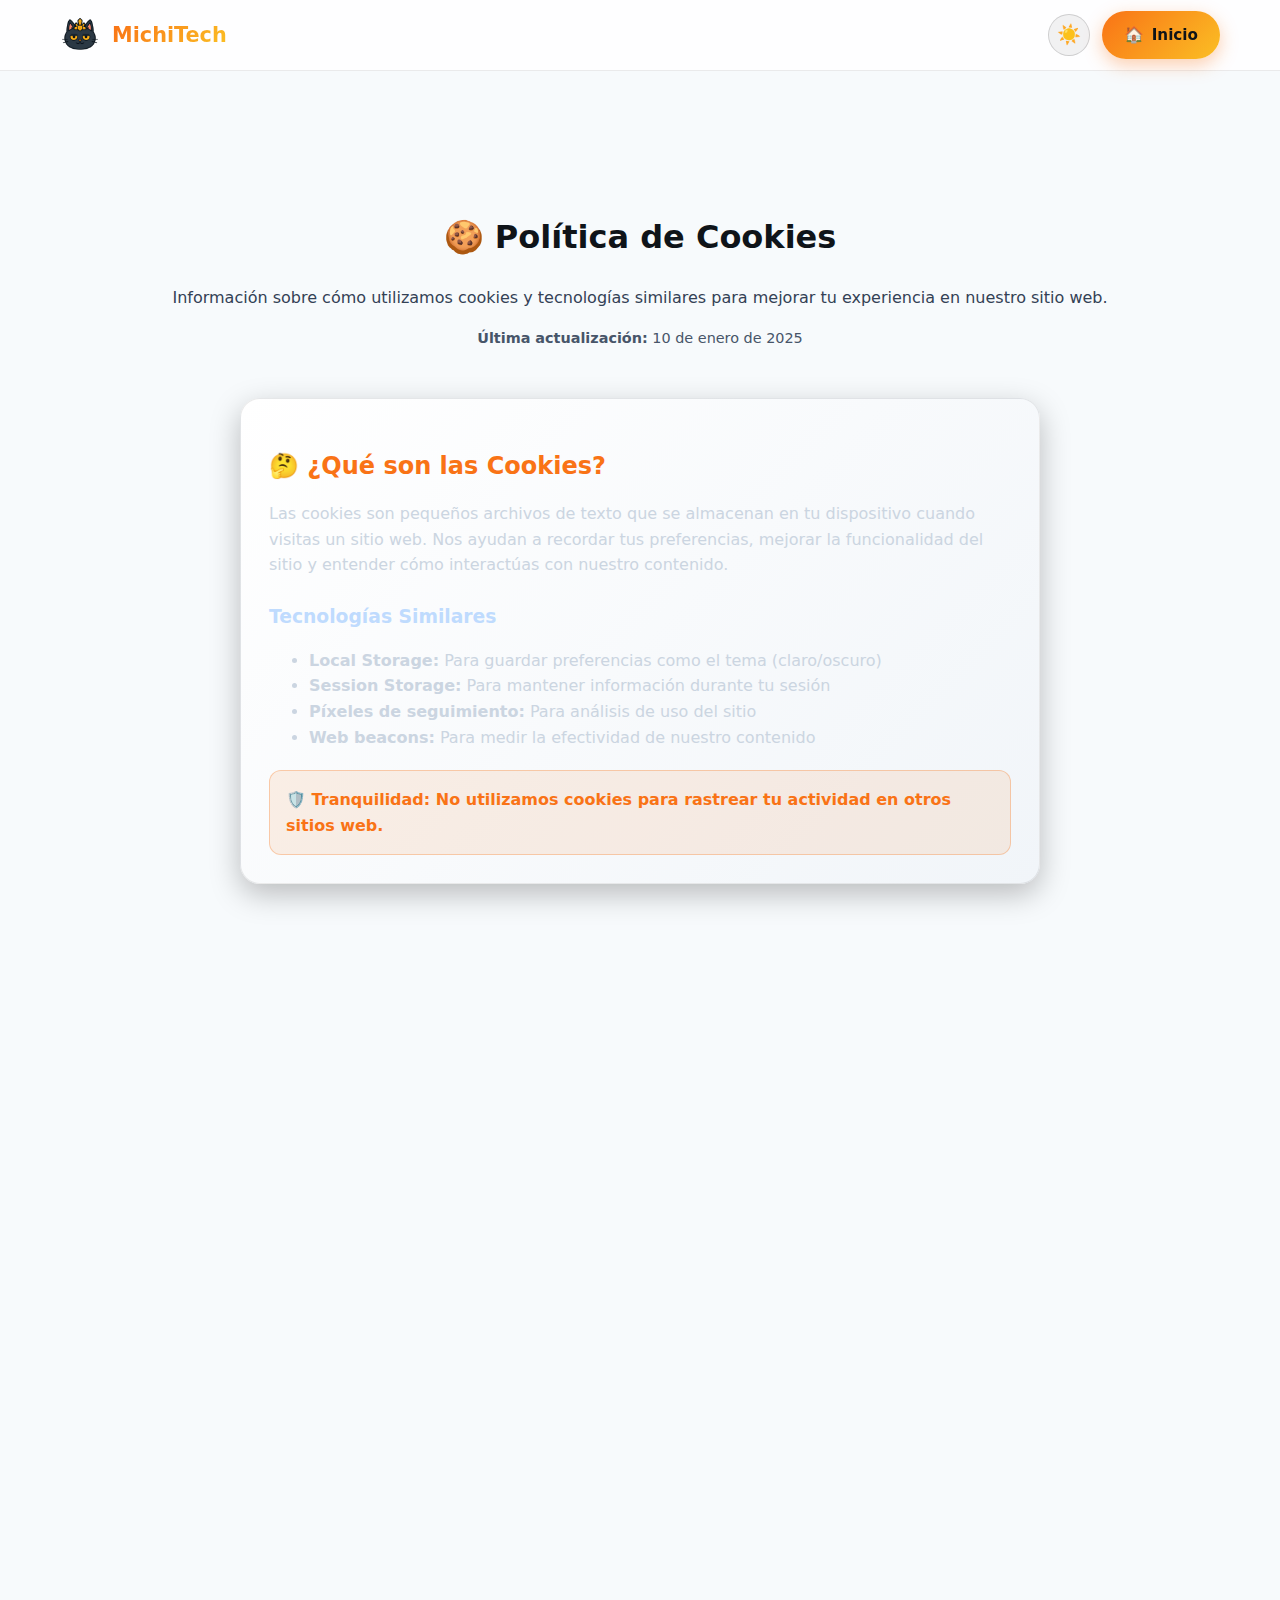
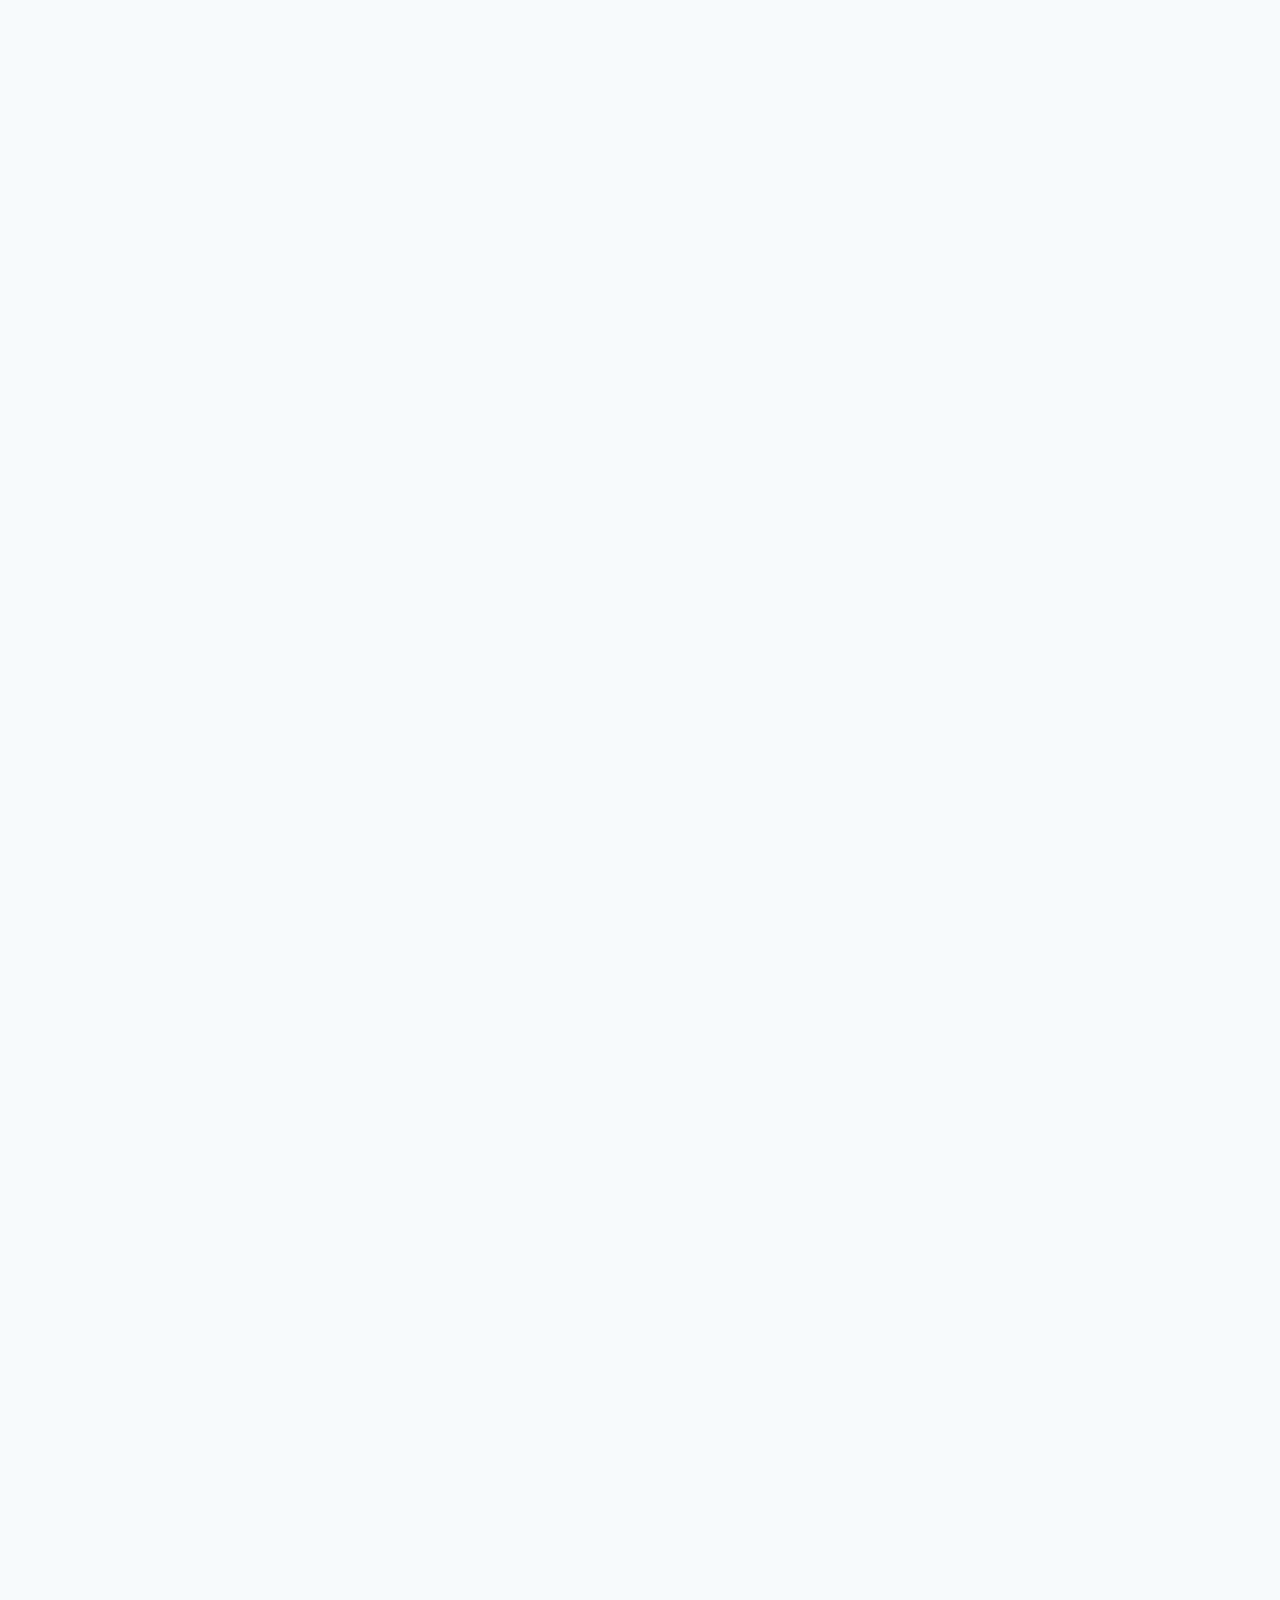
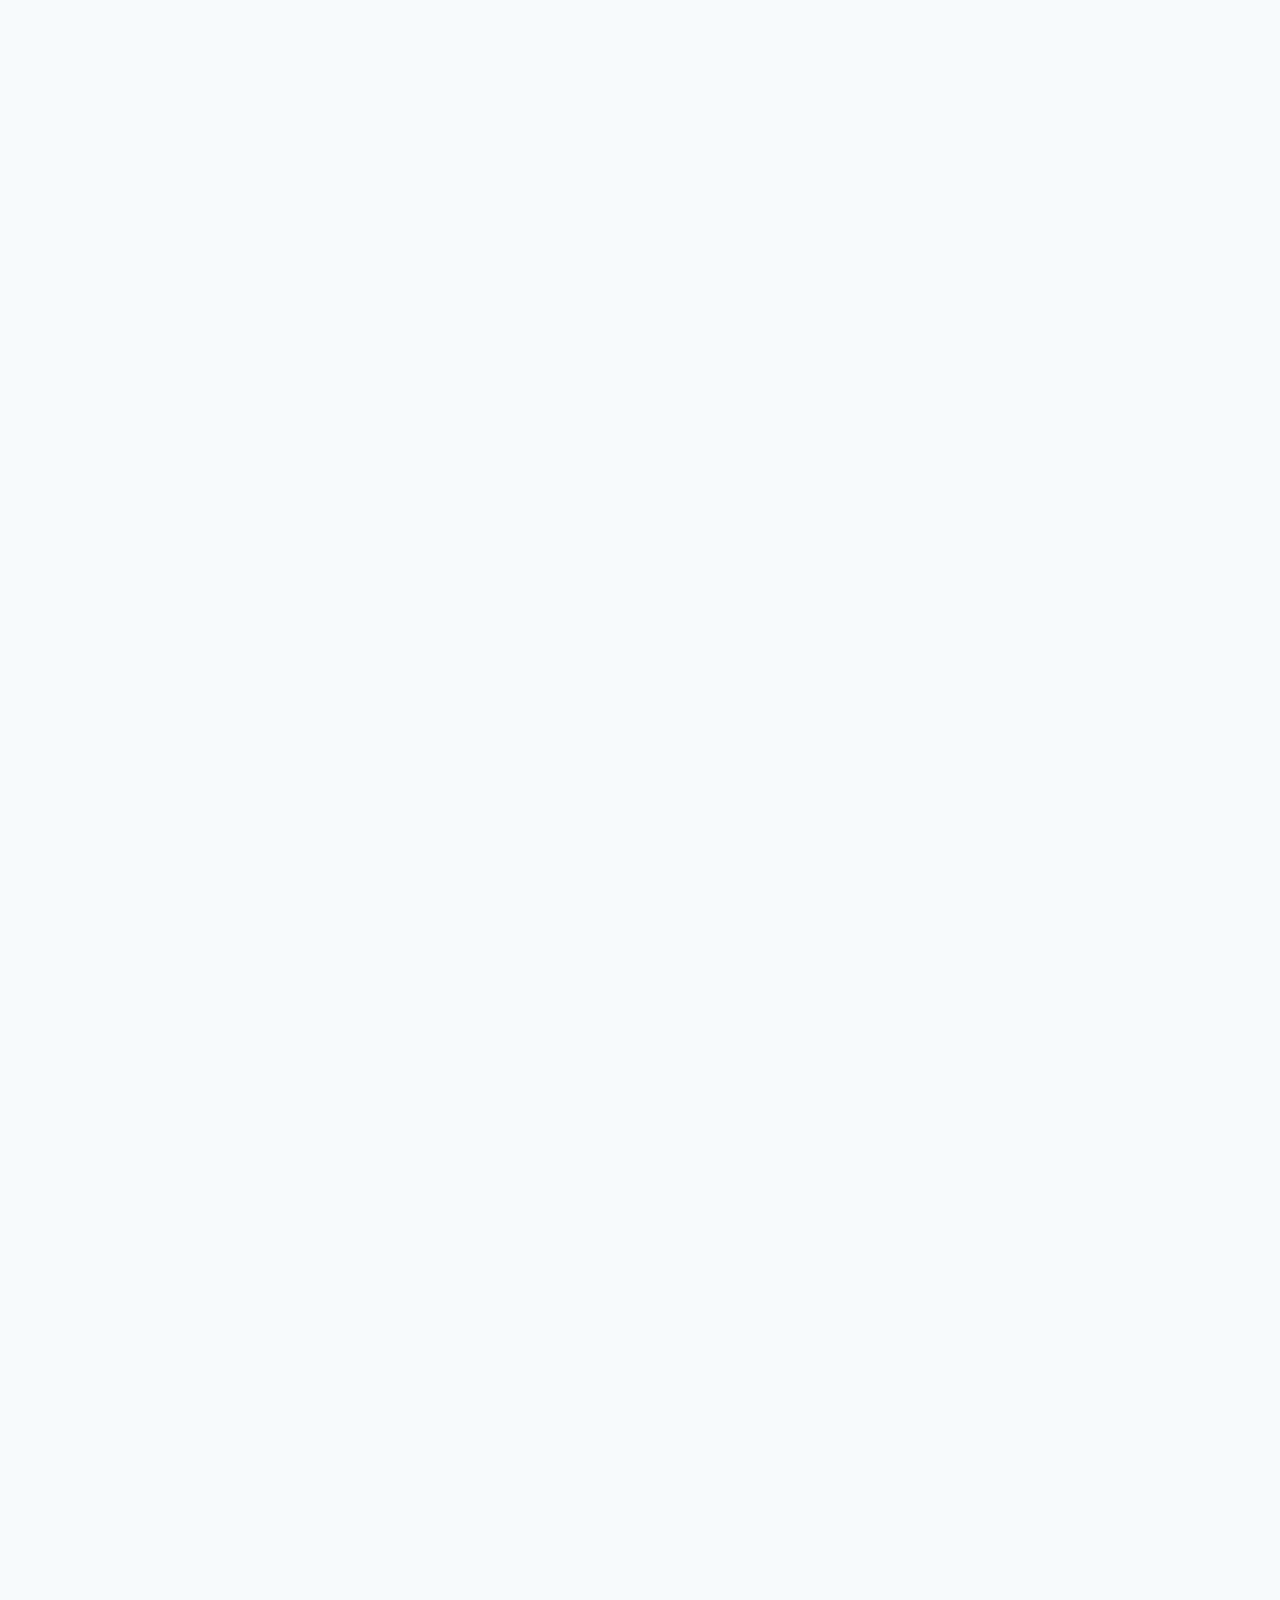
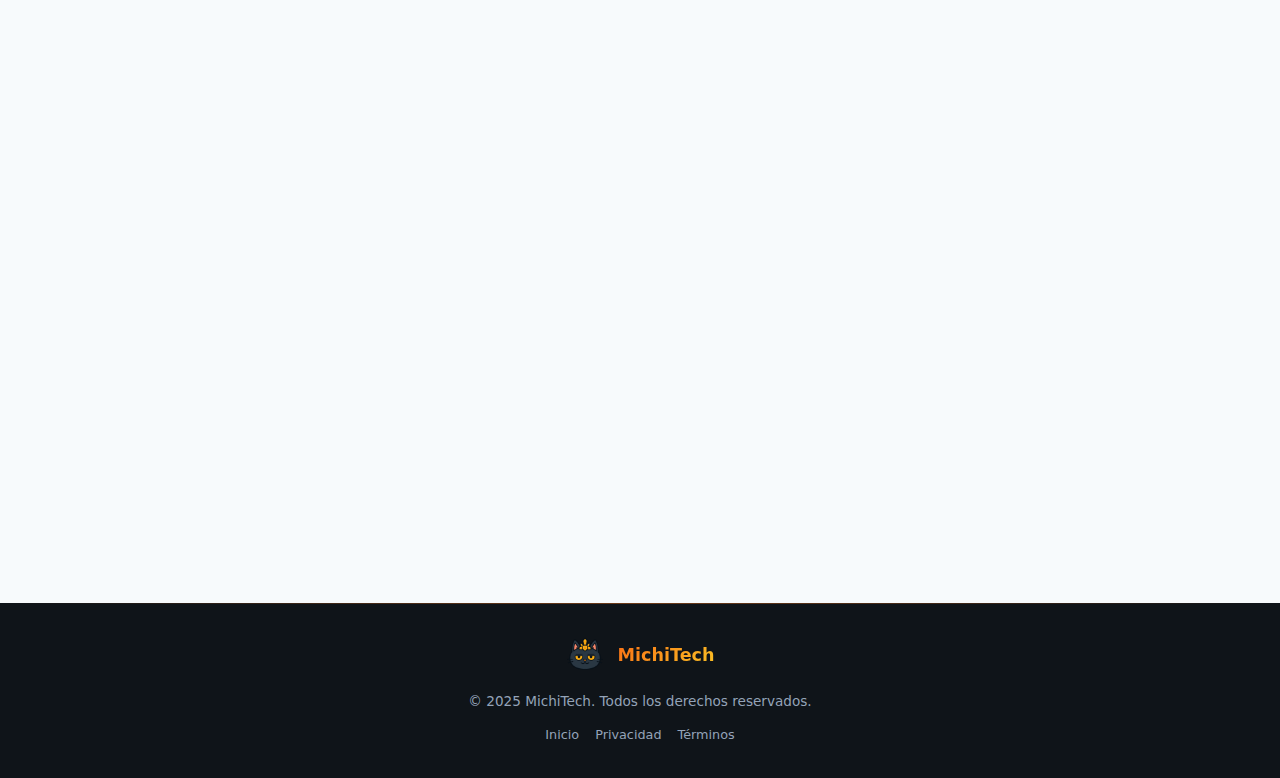
<file: cookies.html>
<!doctype html>
<html lang="es">
<head>
  <meta charset="utf-8">
  <meta name="viewport" content="width=device-width, initial-scale=1">
  <title>Política de Cookies - MichiTech</title>
  <meta name="description" content="Política de cookies de MichiTech. Información sobre el uso de cookies y tecnologías similares en nuestro sitio web.">
  <link rel="stylesheet" href="assets/style.css">
  <link rel="canonical" href="https://tudominio.com/cookies">
</head>
<body>
  <!-- NAV -->
  <nav id="navbar" class="nav" aria-label="Principal">
    <div class="container nav__container">
      <a href="index.html" class="logo" aria-label="Ir al inicio">
        <img src="img/mishi-mini.png" width="40" height="40" alt="Logo de MichiTech">
        <span class="logo__text">MichiTech</span>
      </a>
      <div class="nav__actions">
        <button id="themeToggle" class="nav__toggle-theme" aria-label="Cambiar tema" title="Cambiar tema">🌙</button>
        <a href="index.html#contacto" class="btn btn--nav btn--cta" aria-label="Volver al sitio principal">
          <span class="btn__icon" aria-hidden="true">🏠</span>
          <span class="btn__label">Inicio</span>
        </a>
      </div>
    </div>
  </nav>

  <main>
    <section class="section" style="padding-top: 120px;">
      <div class="container">
        <div class="section__title">
          <h1>🍪 Política de Cookies</h1>
          <p>Información sobre cómo utilizamos cookies y tecnologías similares para mejorar tu experiencia en nuestro sitio web.</p>
          <p style="color: var(--muted); font-size: 0.9rem; margin-top: 16px;">
            <strong>Última actualización:</strong> 10 de enero de 2025
          </p>
        </div>

        <div style="max-width: 800px; margin: 0 auto;">
          <div class="card" style="margin-bottom: 32px;">
            <h2 style="color: var(--brand); margin-bottom: 16px;">🤔 ¿Qué son las Cookies?</h2>
            
            <p style="color: #cbd5e1; line-height: 1.6; margin-bottom: 16px;">
              Las cookies son pequeños archivos de texto que se almacenan en tu dispositivo cuando visitas un sitio web. 
              Nos ayudan a recordar tus preferencias, mejorar la funcionalidad del sitio y entender cómo interactúas con nuestro contenido.
            </p>

            <h3 style="color: #bfdbfe; margin: 24px 0 12px 0;">Tecnologías Similares</h3>
            <ul style="color: #cbd5e1; line-height: 1.6;">
              <li><strong>Local Storage:</strong> Para guardar preferencias como el tema (claro/oscuro)</li>
              <li><strong>Session Storage:</strong> Para mantener información durante tu sesión</li>
              <li><strong>Píxeles de seguimiento:</strong> Para análisis de uso del sitio</li>
              <li><strong>Web beacons:</strong> Para medir la efectividad de nuestro contenido</li>
            </ul>

            <div style="background: rgba(249,115,22,.1); border: 1px solid rgba(249,115,22,.3); border-radius: 12px; padding: 16px; margin-top: 20px;">
              <p style="margin: 0; color: var(--brand); font-weight: 600;">
                🛡️ <strong>Tranquilidad:</strong> No utilizamos cookies para rastrear tu actividad en otros sitios web.
              </p>
            </div>
          </div>

          <div class="card" style="margin-bottom: 32px;">
            <h2 style="color: var(--brand); margin-bottom: 16px;">📊 Tipos de Cookies que Utilizamos</h2>
            
            <h3 style="color: #bfdbfe; margin: 24px 0 12px 0;">🔧 Cookies Esenciales</h3>
            <p style="color: #cbd5e1; line-height: 1.6; margin-bottom: 12px;">
              <strong>Propósito:</strong> Necesarias para el funcionamiento básico del sitio web.
            </p>
            <ul style="color: #cbd5e1; line-height: 1.6;">
              <li><strong>Sesión del usuario:</strong> Para mantener tu sesión activa</li>
              <li><strong>Preferencias del sitio:</strong> Tema, idioma, configuraciones</li>
              <li><strong>Seguridad:</strong> Protección contra ataques y spam</li>
              <li><strong>Funcionalidad:</strong> Recordar formularios completados</li>
            </ul>
            <div style="background: rgba(34,197,94,.1); border: 1px solid rgba(34,197,94,.3); border-radius: 8px; padding: 12px; margin-top: 12px;">
              <p style="margin: 0; color: #22c55e; font-size: 0.9rem; font-weight: 600;">
                ✅ <strong>Estas cookies no se pueden desactivar</strong> ya que son necesarias para el funcionamiento del sitio.
              </p>
            </div>

            <h3 style="color: #bfdbfe; margin: 24px 0 12px 0;">📈 Cookies Analíticas</h3>
            <p style="color: #cbd5e1; line-height: 1.6; margin-bottom: 12px;">
              <strong>Propósito:</strong> Nos ayudan a entender cómo usas nuestro sitio web.
            </p>
            <ul style="color: #cbd5e1; line-height: 1.6;">
              <li><strong>Google Analytics:</strong> Estadísticas de tráfico y comportamiento</li>
              <li><strong>Páginas más visitadas:</strong> Para mejorar el contenido</li>
              <li><strong>Tiempo de permanencia:</strong> Para optimizar la experiencia</li>
              <li><strong>Dispositivos y navegadores:</strong> Para compatibilidad</li>
            </ul>
            <div style="background: rgba(59,130,246,.1); border: 1px solid rgba(59,130,246,.3); border-radius: 8px; padding: 12px; margin-top: 12px;">
              <p style="margin: 0; color: #3b82f6; font-size: 0.9rem; font-weight: 600;">
                🔧 <strong>Puedes desactivar estas cookies</strong> sin afectar la funcionalidad básica del sitio.
              </p>
            </div>

            <h3 style="color: #bfdbfe; margin: 24px 0 12px 0;">🎯 Cookies de Marketing</h3>
            <p style="color: #cbd5e1; line-height: 1.6; margin-bottom: 12px;">
              <strong>Propósito:</strong> Para personalizar contenido y medir la efectividad de nuestras campañas.
            </p>
            <ul style="color: #cbd5e1; line-height: 1.6;">
              <li><strong>Contenido personalizado:</strong> Mostrar información relevante</li>
              <li><strong>Formularios inteligentes:</strong> Recordar información previamente ingresada</li>
              <li><strong>Seguimiento de conversiones:</strong> Medir efectividad de campañas</li>
              <li><strong>Remarketing:</strong> Mostrar contenido relevante en otros sitios</li>
            </ul>
            <div style="background: rgba(168,85,247,.1); border: 1px solid rgba(168,85,247,.3); border-radius: 8px; padding: 12px; margin-top: 12px;">
              <p style="margin: 0; color: #a855f7; font-size: 0.9rem; font-weight: 600;">
                ⚙️ <strong>Estas cookies son opcionales</strong> y requieren tu consentimiento explícito.
              </p>
            </div>
          </div>

          <div class="card" style="margin-bottom: 32px;">
            <h2 style="color: var(--brand); margin-bottom: 16px;">⏰ Duración de las Cookies</h2>
            
            <div style="display: grid; gap: 16px;">
              <div style="background: rgba(255,255,255,.05); border-radius: 12px; padding: 16px;">
                <h3 style="color: #22c55e; margin: 0 0 8px 0; font-size: 1.1rem;">🔄 Cookies de Sesión</h3>
                <p style="color: #cbd5e1; margin: 0; line-height: 1.5;">
                  Se eliminan automáticamente cuando cierras tu navegador. Duración: <strong>Solo durante tu visita</strong>
                </p>
              </div>
              
              <div style="background: rgba(255,255,255,.05); border-radius: 12px; padding: 16px;">
                <h3 style="color: #3b82f6; margin: 0 0 8px 0; font-size: 1.1rem;">💾 Cookies Persistentes</h3>
                <p style="color: #cbd5e1; margin: 0; line-height: 1.5;">
                  Permanecen en tu dispositivo por un tiempo determinado. Duración: <strong>30 días a 2 años</strong> según el tipo
                </p>
              </div>
            </div>

            <h3 style="color: #bfdbfe; margin: 24px 0 12px 0;">Detalles de Duración</h3>
            <ul style="color: #cbd5e1; line-height: 1.6;">
              <li><strong>Preferencias de tema:</strong> 1 año</li>
              <li><strong>Configuraciones del sitio:</strong> 6 meses</li>
              <li><strong>Cookies analíticas:</strong> 2 años (Google Analytics)</li>
              <li><strong>Cookies de marketing:</strong> 30-90 días</li>
            </ul>
          </div>

          <div class="card" style="margin-bottom: 32px;">
            <h2 style="color: var(--brand); margin-bottom: 16px;">🔧 Gestión de Cookies</h2>
            
            <h3 style="color: #bfdbfe; margin: 24px 0 12px 0;">Control desde tu Navegador</h3>
            <p style="color: #cbd5e1; line-height: 1.6; margin-bottom: 16px;">
              Puedes controlar y eliminar cookies a través de la configuración de tu navegador:
            </p>
            
            <div style="display: grid; gap: 12px; margin-bottom: 20px;">
              <div style="display: flex; align-items: center; gap: 12px; padding: 12px; background: rgba(255,255,255,.05); border-radius: 8px;">
                <span style="font-size: 1.2rem;">🌐</span>
                <div>
                  <strong style="color: #bfdbfe;">Chrome:</strong>
                  <span style="color: #cbd5e1; font-size: 0.9rem;">Configuración → Privacidad y seguridad → Cookies</span>
                </div>
              </div>
              
              <div style="display: flex; align-items: center; gap: 12px; padding: 12px; background: rgba(255,255,255,.05); border-radius: 8px;">
                <span style="font-size: 1.2rem;">🦊</span>
                <div>
                  <strong style="color: #bfdbfe;">Firefox:</strong>
                  <span style="color: #cbd5e1; font-size: 0.9rem;">Opciones → Privacidad y seguridad → Cookies</span>
                </div>
              </div>
              
              <div style="display: flex; align-items: center; gap: 12px; padding: 12px; background: rgba(255,255,255,.05); border-radius: 8px;">
                <span style="font-size: 1.2rem;">🧭</span>
                <div>
                  <strong style="color: #bfdbfe;">Safari:</strong>
                  <span style="color: #cbd5e1; font-size: 0.9rem;">Preferencias → Privacidad → Cookies</span>
                </div>
              </div>
              
              <div style="display: flex; align-items: center; gap: 12px; padding: 12px; background: rgba(255,255,255,.05); border-radius: 8px;">
                <span style="font-size: 1.2rem;">🔷</span>
                <div>
                  <strong style="color: #bfdbfe;">Edge:</strong>
                  <span style="color: #cbd5e1; font-size: 0.9rem;">Configuración → Cookies y permisos del sitio</span>
                </div>
              </div>
            </div>

            <h3 style="color: #bfdbfe; margin: 24px 0 12px 0;">Herramientas de Opt-out</h3>
            <ul style="color: #cbd5e1; line-height: 1.6;">
              <li><strong>Google Analytics:</strong> <a href="https://tools.google.com/dlpage/gaoptout" target="_blank" style="color: var(--brand);">Complemento de exclusión</a></li>
              <li><strong>Modo incógnito:</strong> Navega sin guardar cookies</li>
              <li><strong>Extensiones de privacidad:</strong> uBlock Origin, Privacy Badger</li>
            </ul>

            <div style="background: rgba(239,68,68,.1); border: 1px solid rgba(239,68,68,.3); border-radius: 12px; padding: 16px; margin-top: 20px;">
              <p style="margin: 0; color: #ef4444; font-weight: 600;">
                ⚠️ <strong>Nota:</strong> Desactivar cookies puede afectar la funcionalidad del sitio web y tu experiencia de usuario.
              </p>
            </div>
          </div>

          <div class="card" style="margin-bottom: 32px;">
            <h2 style="color: var(--brand); margin-bottom: 16px;">🌐 Cookies de Terceros</h2>
            
            <p style="color: #cbd5e1; line-height: 1.6; margin-bottom: 16px;">
              Algunos servicios externos que utilizamos pueden establecer sus propias cookies:
            </p>

            <div style="display: grid; gap: 16px;">
              <div style="background: rgba(255,255,255,.05); border-radius: 12px; padding: 16px;">
                <h3 style="color: #4285f4; margin: 0 0 8px 0; font-size: 1.1rem;">📊 Google Analytics</h3>
                <p style="color: #cbd5e1; margin: 0 0 8px 0; line-height: 1.5; font-size: 0.9rem;">
                  Análisis de tráfico web y comportamiento de usuarios (datos anonimizados)
                </p>
                <a href="https://policies.google.com/privacy" target="_blank" style="color: var(--brand); font-size: 0.8rem;">Ver política de privacidad →</a>
              </div>
              
              <div style="background: rgba(255,255,255,.05); border-radius: 12px; padding: 16px;">
                <h3 style="color: #25d366; margin: 0 0 8px 0; font-size: 1.1rem;">💬 WhatsApp Business</h3>
                <p style="color: #cbd5e1; margin: 0 0 8px 0; line-height: 1.5; font-size: 0.9rem;">
                  Widget de chat y comunicación directa
                </p>
                <a href="https://www.whatsapp.com/legal/privacy-policy" target="_blank" style="color: var(--brand); font-size: 0.8rem;">Ver política de privacidad →</a>
              </div>
              
              <div style="background: rgba(255,255,255,.05); border-radius: 12px; padding: 16px;">
                <h3 style="color: #635bff; margin: 0 0 8px 0; font-size: 1.1rem;">💳 Stripe</h3>
                <p style="color: #cbd5e1; margin: 0 0 8px 0; line-height: 1.5; font-size: 0.9rem;">
                  Procesamiento seguro de pagos (solo cuando realizas una compra)
                </p>
                <a href="https://stripe.com/privacy" target="_blank" style="color: var(--brand); font-size: 0.8rem;">Ver política de privacidad →</a>
              </div>
            </div>
          </div>

          <div class="card" style="margin-bottom: 32px;">
            <h2 style="color: var(--brand); margin-bottom: 16px;">🔒 Tu Consentimiento</h2>
            
            <h3 style="color: #bfdbfe; margin: 24px 0 12px 0;">Cómo Obtenemos tu Consentimiento</h3>
            <ul style="color: #cbd5e1; line-height: 1.6;">
              <li><strong>Banner de cookies:</strong> Al continuar navegando, aceptas las cookies esenciales</li>
              <li><strong>Configuración avanzada:</strong> Puedes elegir qué tipos de cookies aceptar</li>
              <li><strong>Consentimiento explícito:</strong> Para cookies de marketing y seguimiento</li>
              <li><strong>Renovación:</strong> Te pediremos renovar tu consentimiento cada 12 meses</li>
            </ul>

            <h3 style="color: #bfdbfe; margin: 24px 0 12px 0;">Retirar tu Consentimiento</h3>
            <p style="color: #cbd5e1; line-height: 1.6;">
              Puedes retirar tu consentimiento en cualquier momento:
            </p>
            <ul style="color: #cbd5e1; line-height: 1.6;">
              <li>Eliminando cookies desde tu navegador</li>
              <li>Contactándonos directamente</li>
              <li>Usando herramientas de opt-out específicas</li>
            </ul>

            <div style="background: rgba(34,197,94,.1); border: 1px solid rgba(34,197,94,.3); border-radius: 12px; padding: 16px; margin-top: 20px;">
              <p style="margin: 0; color: #22c55e; font-weight: 600;">
                ✅ <strong>Tu control:</strong> Siempre tienes el control total sobre tus datos y preferencias de cookies.
              </p>
            </div>
          </div>

          <div class="card" style="margin-bottom: 32px;">
            <h2 style="color: var(--brand); margin-bottom: 16px;">📞 Contacto</h2>
            
            <p style="color: #cbd5e1; line-height: 1.6; margin-bottom: 16px;">
              Si tienes preguntas sobre nuestra política de cookies o necesitas ayuda con la configuración:
            </p>
            
            <div style="display: grid; gap: 12px;">
              <div style="display: flex; align-items: center; gap: 12px; color: #cbd5e1;">
                <span style="color: var(--brand);">📧</span>
                <strong>Email:</strong> <a href="mailto:cookies@michitech.com" style="color: var(--brand);">cookies@michitech.com</a>
              </div>
              <div style="display: flex; align-items: center; gap: 12px; color: #cbd5e1;">
                <span style="color: var(--brand);">💬</span>
                <strong>WhatsApp:</strong> <a href="https://wa.me/message/ZKITV4SSWPU3N1" style="color: var(--brand);">+51 999 999 999</a>
              </div>
              <div style="display: flex; align-items: center; gap: 12px; color: #cbd5e1;">
                <span style="color: var(--brand);">🌐</span>
                <strong>Web:</strong> <a href="index.html#contacto" style="color: var(--brand);">Formulario de contacto</a>
              </div>
            </div>

            <div style="background: rgba(59,130,246,.1); border: 1px solid rgba(59,130,246,.3); border-radius: 12px; padding: 16px; margin-top: 20px;">
              <p style="margin: 0; color: #3b82f6; font-weight: 600;">
                🚀 <strong>Respuesta rápida:</strong> Respondemos consultas sobre cookies en menos de 24 horas.
              </p>
            </div>
          </div>

          <div class="card">
            <h2 style="color: var(--brand); margin-bottom: 16px;">🔄 Actualizaciones</h2>
            
            <p style="color: #cbd5e1; line-height: 1.6;">
              Esta política de cookies puede actualizarse ocasionalmente para reflejar cambios en nuestras prácticas 
              o por razones operativas, legales o regulatorias. Te notificaremos sobre cambios significativos.
            </p>

            <p style="color: #cbd5e1; line-height: 1.6; margin-top: 16px;">
              <strong>Versión actual:</strong> 1.0 (10 de enero de 2025)
            </p>

            <div style="background: rgba(249,115,22,.1); border: 1px solid rgba(249,115,22,.3); border-radius: 12px; padding: 16px; margin-top: 20px;">
              <p style="margin: 0; color: var(--brand); font-weight: 600;">
                🔔 <strong>Mantente informado:</strong> Te recomendamos revisar esta página periódicamente para estar al día con nuestras prácticas de cookies.
              </p>
            </div>
          </div>
        </div>
      </div>
    </section>
  </main>

  <!-- FOOTER SIMPLIFICADO -->
  <footer class="footer" style="padding-block: 32px;">
    <div class="container" style="text-align: center;">
      <div style="display: flex; justify-content: center; align-items: center; gap: 16px; margin-bottom: 16px;">
        <a href="index.html" class="logo" style="text-decoration: none;">
          <img src="img/mishi-mini.png" width="32" height="32" alt="MichiTech">
          <span class="logo__text" style="font-size: 1.1rem;">MichiTech</span>
        </a>
      </div>
      <p style="margin: 0; color: #94a3b8; font-size: 0.85rem;">
        © 2025 MichiTech. Todos los derechos reservados.
      </p>
      <div style="margin-top: 12px; display: flex; justify-content: center; gap: 16px; flex-wrap: wrap;">
        <a href="index.html" style="color: #94a3b8; text-decoration: none; font-size: 0.8rem;">Inicio</a>
        <a href="privacidad.html" style="color: #94a3b8; text-decoration: none; font-size: 0.8rem;">Privacidad</a>
        <a href="terminos.html" style="color: #94a3b8; text-decoration: none; font-size: 0.8rem;">Términos</a>
      </div>
    </div>
  </footer>

  <script src="assets/app.js" defer></script>
</body>
</html>
</file>
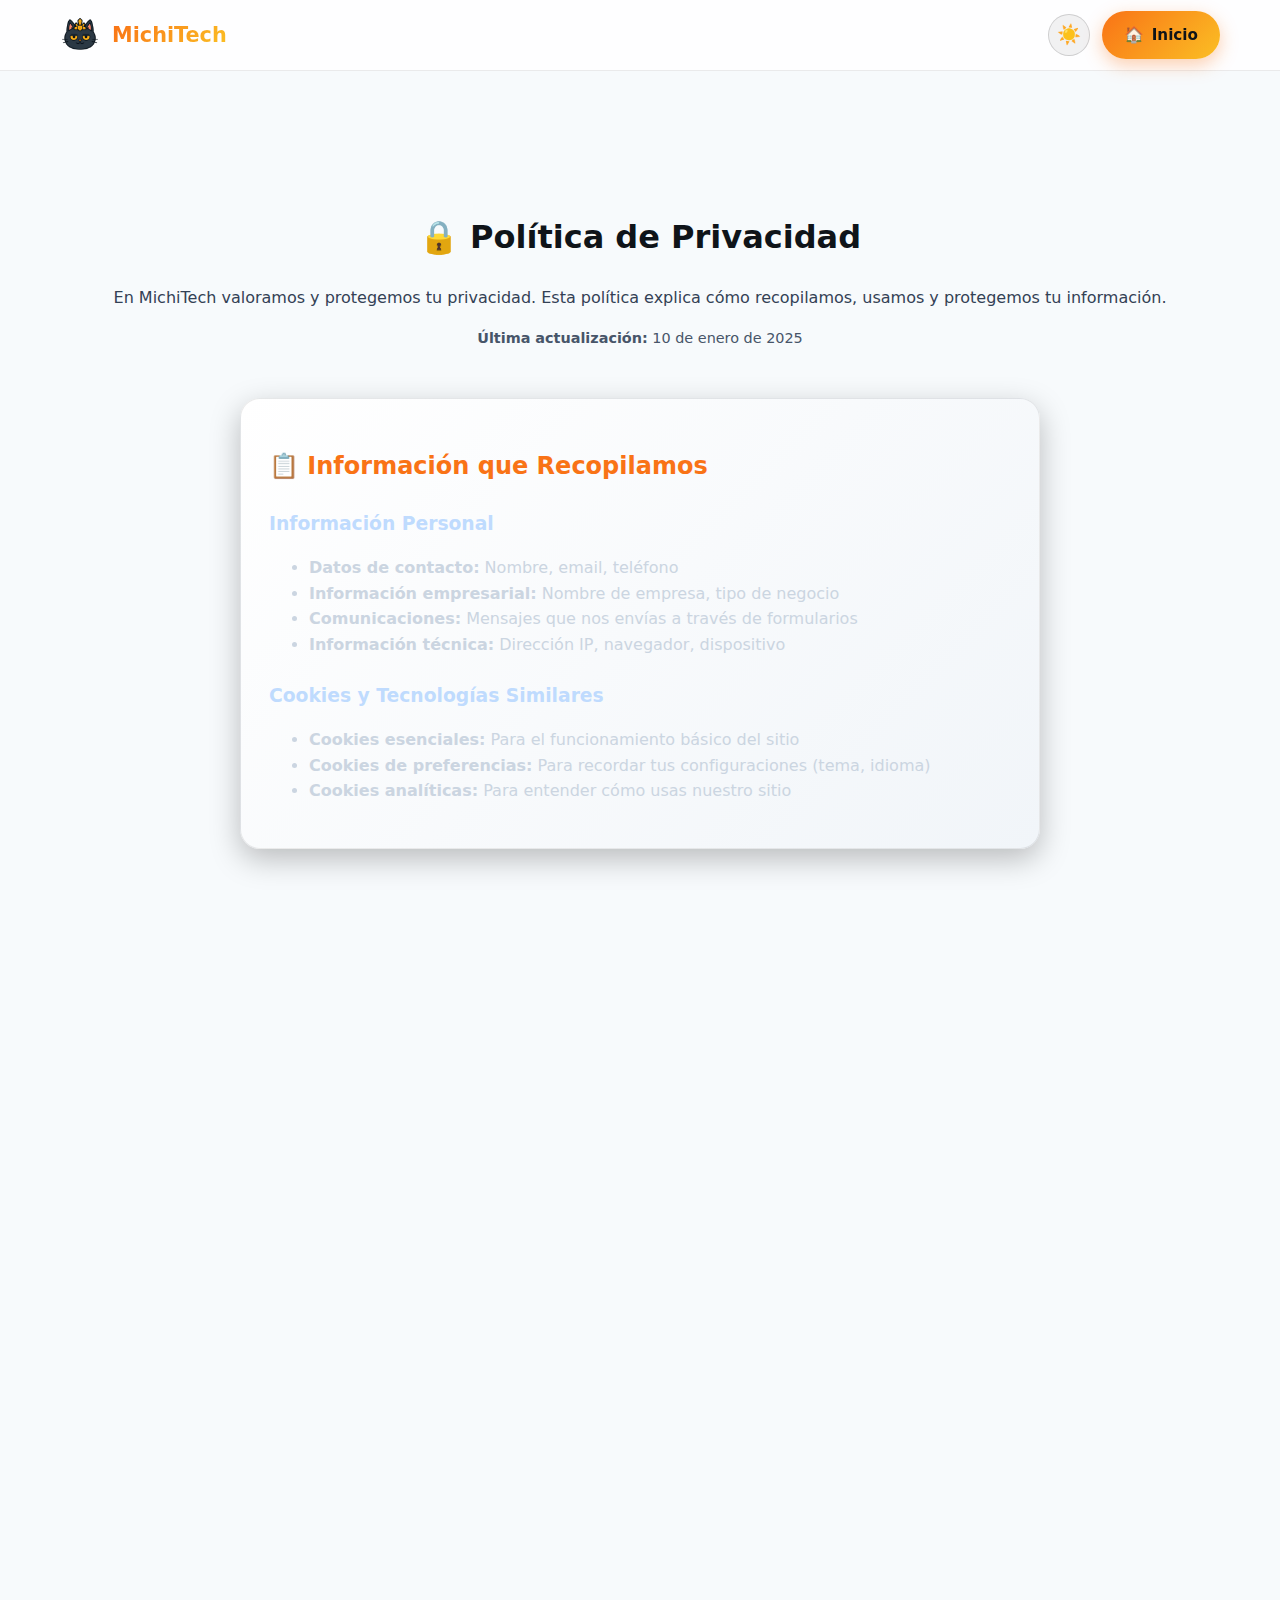
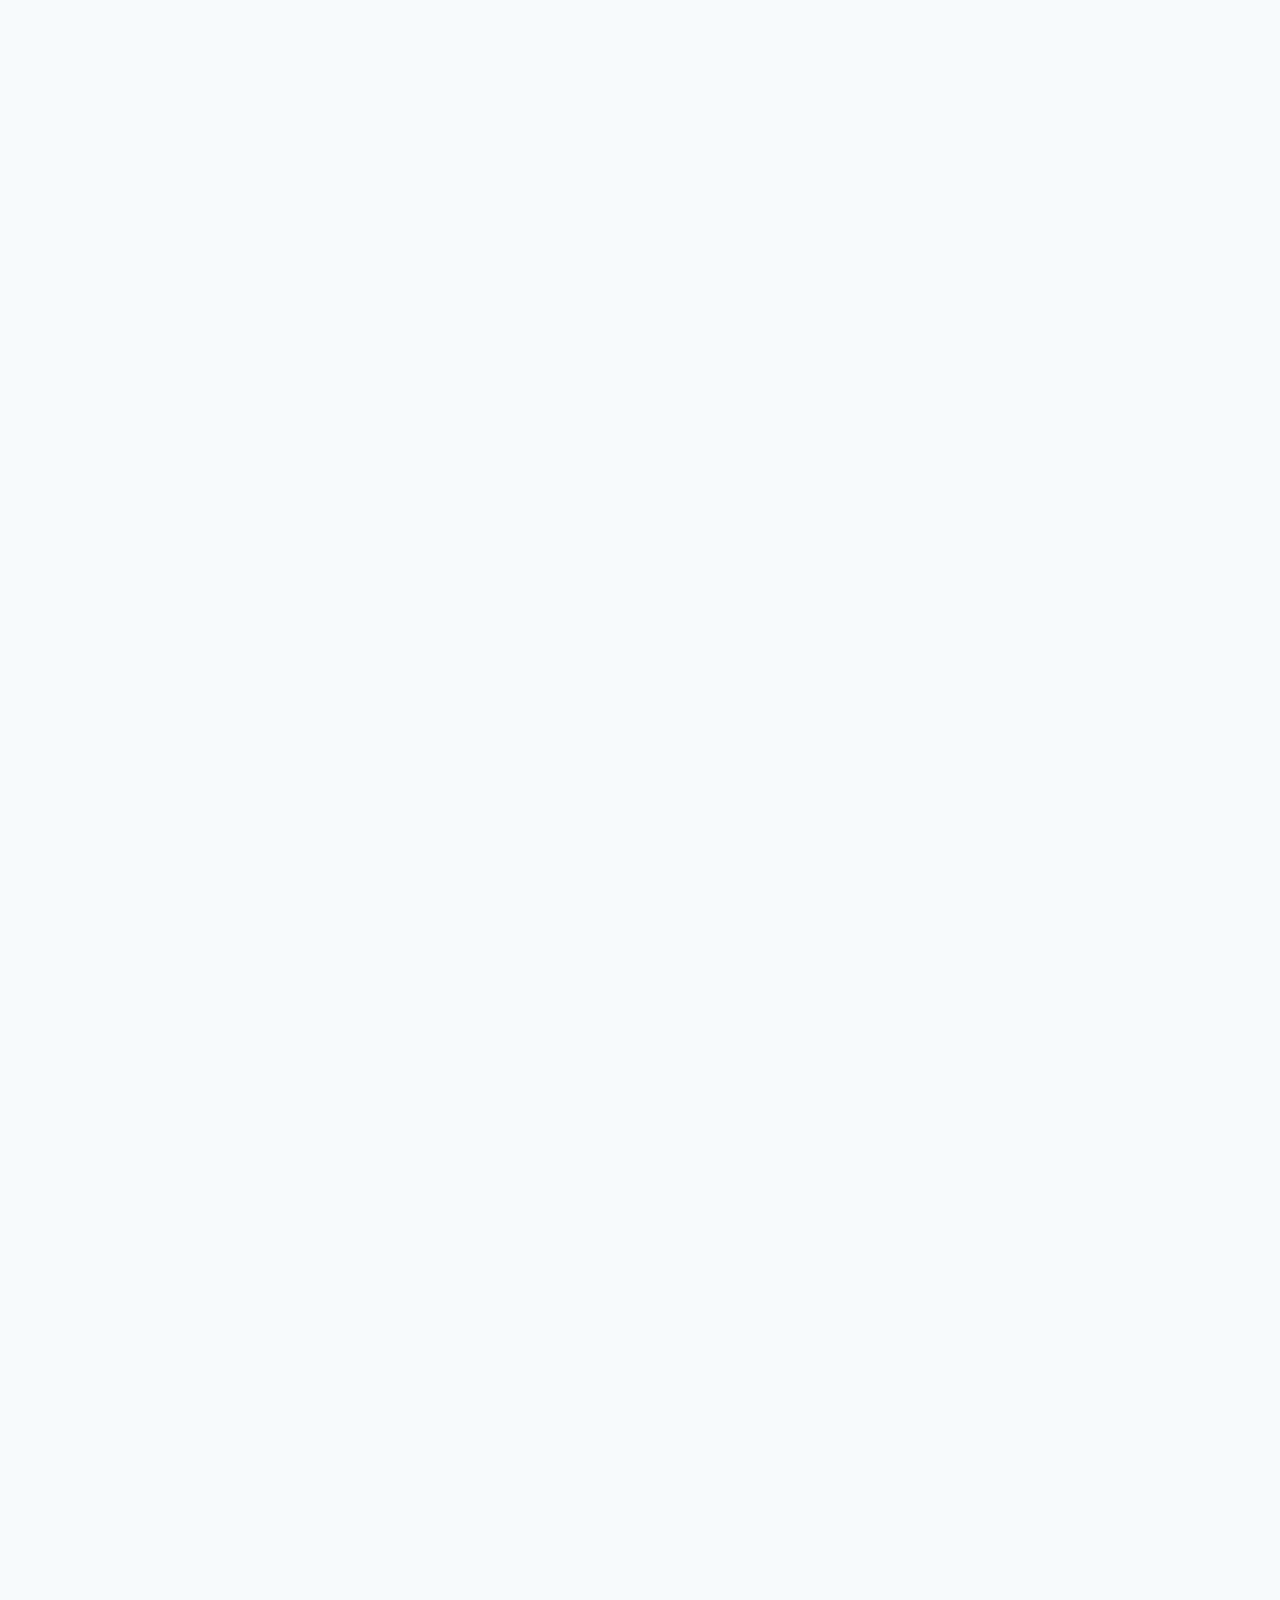
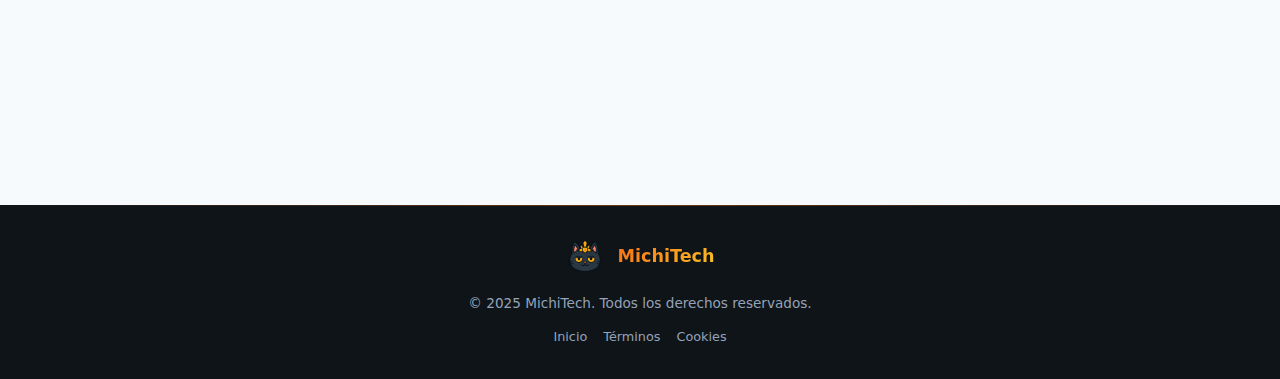
<file: privacidad.html>
<!doctype html>
<html lang="es">
<head>
  <meta charset="utf-8">
  <meta name="viewport" content="width=device-width, initial-scale=1">
  <title>Política de Privacidad - MichiTech</title>
  <meta name="description" content="Política de privacidad de MichiTech. Conoce cómo protegemos y utilizamos tu información personal.">
  <link rel="stylesheet" href="assets/style.css">
  <link rel="canonical" href="https://tudominio.com/privacidad">
</head>
<body>
  <!-- NAV -->
  <nav id="navbar" class="nav" aria-label="Principal">
    <div class="container nav__container">
      <a href="index.html" class="logo" aria-label="Ir al inicio">
        <img src="img/mishi-mini.png" width="40" height="40" alt="Logo de MichiTech">
        <span class="logo__text">MichiTech</span>
      </a>
      <div class="nav__actions">
        <button id="themeToggle" class="nav__toggle-theme" aria-label="Cambiar tema" title="Cambiar tema">🌙</button>
        <a href="index.html#contacto" class="btn btn--nav btn--cta" aria-label="Volver al sitio principal">
          <span class="btn__icon" aria-hidden="true">🏠</span>
          <span class="btn__label">Inicio</span>
        </a>
      </div>
    </div>
  </nav>

  <main>
    <section class="section" style="padding-top: 120px;">
      <div class="container">
        <div class="section__title">
          <h1>🔒 Política de Privacidad</h1>
          <p>En MichiTech valoramos y protegemos tu privacidad. Esta política explica cómo recopilamos, usamos y protegemos tu información.</p>
          <p style="color: var(--muted); font-size: 0.9rem; margin-top: 16px;">
            <strong>Última actualización:</strong> 10 de enero de 2025
          </p>
        </div>

        <div style="max-width: 800px; margin: 0 auto;">
          <div class="card" style="margin-bottom: 32px;">
            <h2 style="color: var(--brand); margin-bottom: 16px;">📋 Información que Recopilamos</h2>
            
            <h3 style="color: #bfdbfe; margin: 24px 0 12px 0;">Información Personal</h3>
            <ul style="color: #cbd5e1; line-height: 1.6;">
              <li><strong>Datos de contacto:</strong> Nombre, email, teléfono</li>
              <li><strong>Información empresarial:</strong> Nombre de empresa, tipo de negocio</li>
              <li><strong>Comunicaciones:</strong> Mensajes que nos envías a través de formularios</li>
              <li><strong>Información técnica:</strong> Dirección IP, navegador, dispositivo</li>
            </ul>

            <h3 style="color: #bfdbfe; margin: 24px 0 12px 0;">Cookies y Tecnologías Similares</h3>
            <ul style="color: #cbd5e1; line-height: 1.6;">
              <li><strong>Cookies esenciales:</strong> Para el funcionamiento básico del sitio</li>
              <li><strong>Cookies de preferencias:</strong> Para recordar tus configuraciones (tema, idioma)</li>
              <li><strong>Cookies analíticas:</strong> Para entender cómo usas nuestro sitio</li>
            </ul>
          </div>

          <div class="card" style="margin-bottom: 32px;">
            <h2 style="color: var(--brand); margin-bottom: 16px;">🎯 Cómo Usamos tu Información</h2>
            
            <ul style="color: #cbd5e1; line-height: 1.6;">
              <li><strong>Prestación de servicios:</strong> Para brindarte consultoría y desarrollar soluciones</li>
              <li><strong>Comunicación:</strong> Para responder tus consultas y enviarte propuestas</li>
              <li><strong>Mejora del servicio:</strong> Para optimizar nuestros procesos y ofertas</li>
              <li><strong>Marketing:</strong> Para enviarte información relevante (solo si das tu consentimiento)</li>
              <li><strong>Cumplimiento legal:</strong> Para cumplir con obligaciones legales y fiscales</li>
            </ul>

            <div style="background: rgba(249,115,22,.1); border: 1px solid rgba(249,115,22,.3); border-radius: 12px; padding: 16px; margin-top: 20px;">
              <p style="margin: 0; color: var(--brand); font-weight: 600;">
                🛡️ <strong>Compromiso:</strong> Nunca vendemos, alquilamos o compartimos tu información personal con terceros para fines comerciales sin tu consentimiento explícito.
              </p>
            </div>
          </div>

          <div class="card" style="margin-bottom: 32px;">
            <h2 style="color: var(--brand); margin-bottom: 16px;">🔐 Protección de Datos</h2>
            
            <h3 style="color: #bfdbfe; margin: 24px 0 12px 0;">Medidas de Seguridad</h3>
            <ul style="color: #cbd5e1; line-height: 1.6;">
              <li><strong>Encriptación:</strong> Todos los datos se transmiten usando HTTPS/SSL</li>
              <li><strong>Acceso limitado:</strong> Solo personal autorizado puede acceder a tu información</li>
              <li><strong>Almacenamiento seguro:</strong> Usamos servicios cloud con certificaciones de seguridad</li>
              <li><strong>Respaldos:</strong> Realizamos copias de seguridad regulares</li>
            </ul>

            <h3 style="color: #bfdbfe; margin: 24px 0 12px 0;">Retención de Datos</h3>
            <p style="color: #cbd5e1; line-height: 1.6;">
              Conservamos tu información personal solo durante el tiempo necesario para cumplir los propósitos descritos en esta política, 
              o según lo requiera la ley. Los datos de contacto se mantienen mientras mantengas una relación comercial con nosotros.
            </p>
          </div>

          <div class="card" style="margin-bottom: 32px;">
            <h2 style="color: var(--brand); margin-bottom: 16px;">⚖️ Tus Derechos</h2>
            
            <p style="color: #cbd5e1; line-height: 1.6; margin-bottom: 16px;">
              Tienes derecho a:
            </p>
            
            <ul style="color: #cbd5e1; line-height: 1.6;">
              <li><strong>Acceso:</strong> Solicitar una copia de la información que tenemos sobre ti</li>
              <li><strong>Rectificación:</strong> Corregir información inexacta o incompleta</li>
              <li><strong>Eliminación:</strong> Solicitar la eliminación de tu información personal</li>
              <li><strong>Portabilidad:</strong> Recibir tus datos en un formato estructurado</li>
              <li><strong>Oposición:</strong> Oponerte al procesamiento de tus datos para marketing</li>
              <li><strong>Limitación:</strong> Solicitar la limitación del procesamiento</li>
            </ul>

            <div style="background: rgba(34,197,94,.1); border: 1px solid rgba(34,197,94,.3); border-radius: 12px; padding: 16px; margin-top: 20px;">
              <p style="margin: 0; color: #22c55e; font-weight: 600;">
                📧 <strong>Para ejercer tus derechos:</strong> Contáctanos en <a href="mailto:privacidad@michitech.com" style="color: #22c55e;">privacidad@michitech.com</a>
              </p>
            </div>
          </div>

          <div class="card" style="margin-bottom: 32px;">
            <h2 style="color: var(--brand); margin-bottom: 16px;">🌐 Servicios de Terceros</h2>
            
            <h3 style="color: #bfdbfe; margin: 24px 0 12px 0;">Herramientas que Utilizamos</h3>
            <ul style="color: #cbd5e1; line-height: 1.6;">
              <li><strong>Google Analytics:</strong> Para análisis de tráfico web (datos anonimizados)</li>
              <li><strong>Make.com/n8n:</strong> Para procesamiento de formularios y automatizaciones</li>
              <li><strong>WhatsApp Business:</strong> Para comunicación directa</li>
              <li><strong>Google Drive:</strong> Para almacenamiento seguro de documentos</li>
            </ul>

            <p style="color: #cbd5e1; line-height: 1.6; margin-top: 16px;">
              Estos servicios tienen sus propias políticas de privacidad y pueden recopilar información según sus términos.
            </p>
          </div>

          <div class="card" style="margin-bottom: 32px;">
            <h2 style="color: var(--brand); margin-bottom: 16px;">📞 Contacto</h2>
            
            <p style="color: #cbd5e1; line-height: 1.6; margin-bottom: 16px;">
              Si tienes preguntas sobre esta política de privacidad o sobre cómo manejamos tu información:
            </p>
            
            <div style="display: grid; gap: 12px;">
              <div style="display: flex; align-items: center; gap: 12px; color: #cbd5e1;">
                <span style="color: var(--brand);">📧</span>
                <strong>Email:</strong> <a href="mailto:privacidad@michitech.com" style="color: var(--brand);">privacidad@michitech.com</a>
              </div>
              <div style="display: flex; align-items: center; gap: 12px; color: #cbd5e1;">
                <span style="color: var(--brand);">💬</span>
                <strong>WhatsApp:</strong> <a href="https://wa.me/message/ZKITV4SSWPU3N1" style="color: var(--brand);">+51 999 999 999</a>
              </div>
              <div style="display: flex; align-items: center; gap: 12px; color: #cbd5e1;">
                <span style="color: var(--brand);">📍</span>
                <strong>Ubicación:</strong> Lima, Perú
              </div>
            </div>

            <div style="background: rgba(59,130,246,.1); border: 1px solid rgba(59,130,246,.3); border-radius: 12px; padding: 16px; margin-top: 20px;">
              <p style="margin: 0; color: #3b82f6; font-weight: 600;">
                ⏱️ <strong>Tiempo de respuesta:</strong> Respondemos consultas sobre privacidad en un máximo de 72 horas.
              </p>
            </div>
          </div>

          <div class="card">
            <h2 style="color: var(--brand); margin-bottom: 16px;">🔄 Cambios en esta Política</h2>
            
            <p style="color: #cbd5e1; line-height: 1.6;">
              Podemos actualizar esta política de privacidad ocasionalmente. Te notificaremos sobre cambios importantes 
              por email o mediante un aviso destacado en nuestro sitio web. Te recomendamos revisar esta página periódicamente.
            </p>

            <p style="color: #cbd5e1; line-height: 1.6; margin-top: 16px;">
              <strong>Versión actual:</strong> 1.0 (10 de enero de 2025)
            </p>
          </div>
        </div>
      </div>
    </section>
  </main>

  <!-- FOOTER SIMPLIFICADO -->
  <footer class="footer" style="padding-block: 32px;">
    <div class="container" style="text-align: center;">
      <div style="display: flex; justify-content: center; align-items: center; gap: 16px; margin-bottom: 16px;">
        <a href="index.html" class="logo" style="text-decoration: none;">
          <img src="img/mishi-mini.png" width="32" height="32" alt="MichiTech">
          <span class="logo__text" style="font-size: 1.1rem;">MichiTech</span>
        </a>
      </div>
      <p style="margin: 0; color: #94a3b8; font-size: 0.85rem;">
        © 2025 MichiTech. Todos los derechos reservados.
      </p>
      <div style="margin-top: 12px; display: flex; justify-content: center; gap: 16px; flex-wrap: wrap;">
        <a href="index.html" style="color: #94a3b8; text-decoration: none; font-size: 0.8rem;">Inicio</a>
        <a href="terminos.html" style="color: #94a3b8; text-decoration: none; font-size: 0.8rem;">Términos</a>
        <a href="cookies.html" style="color: #94a3b8; text-decoration: none; font-size: 0.8rem;">Cookies</a>
      </div>
    </div>
  </footer>

  <script src="assets/app.js" defer></script>
</body>
</html>
</file>
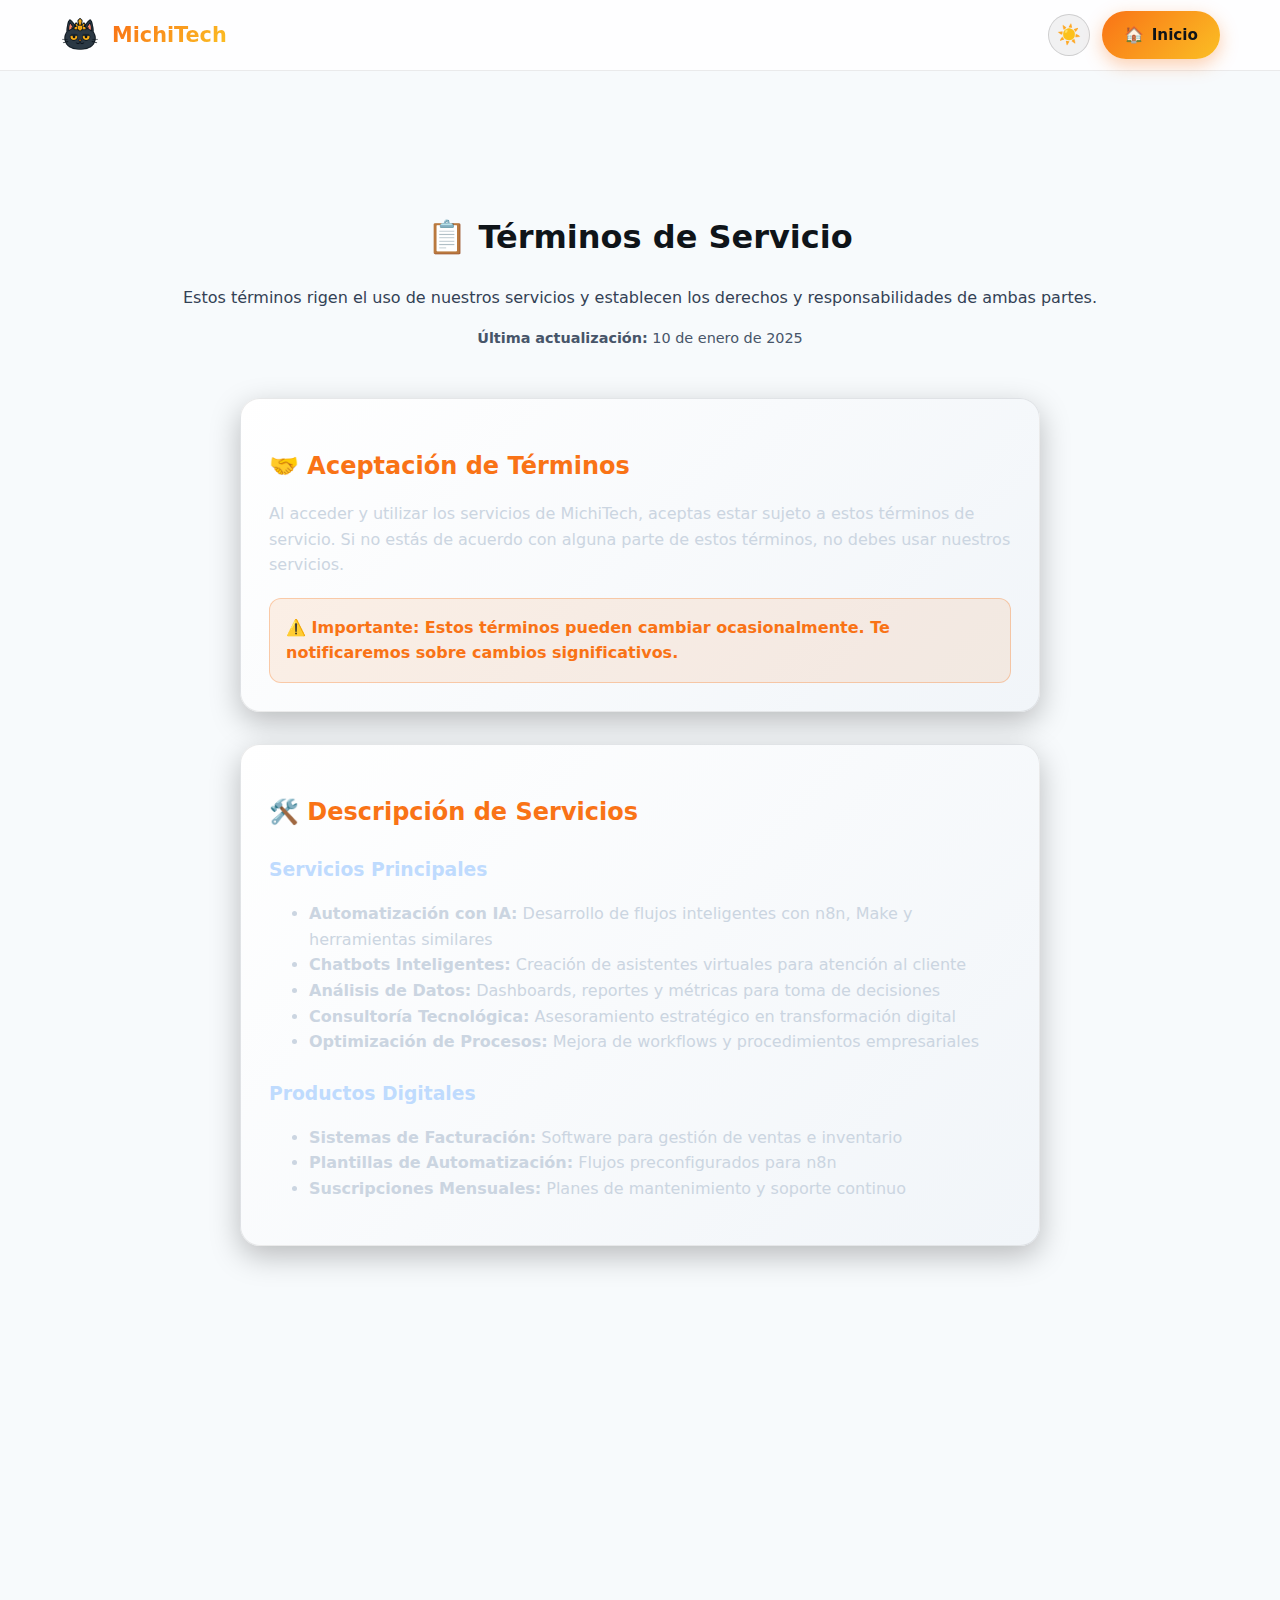
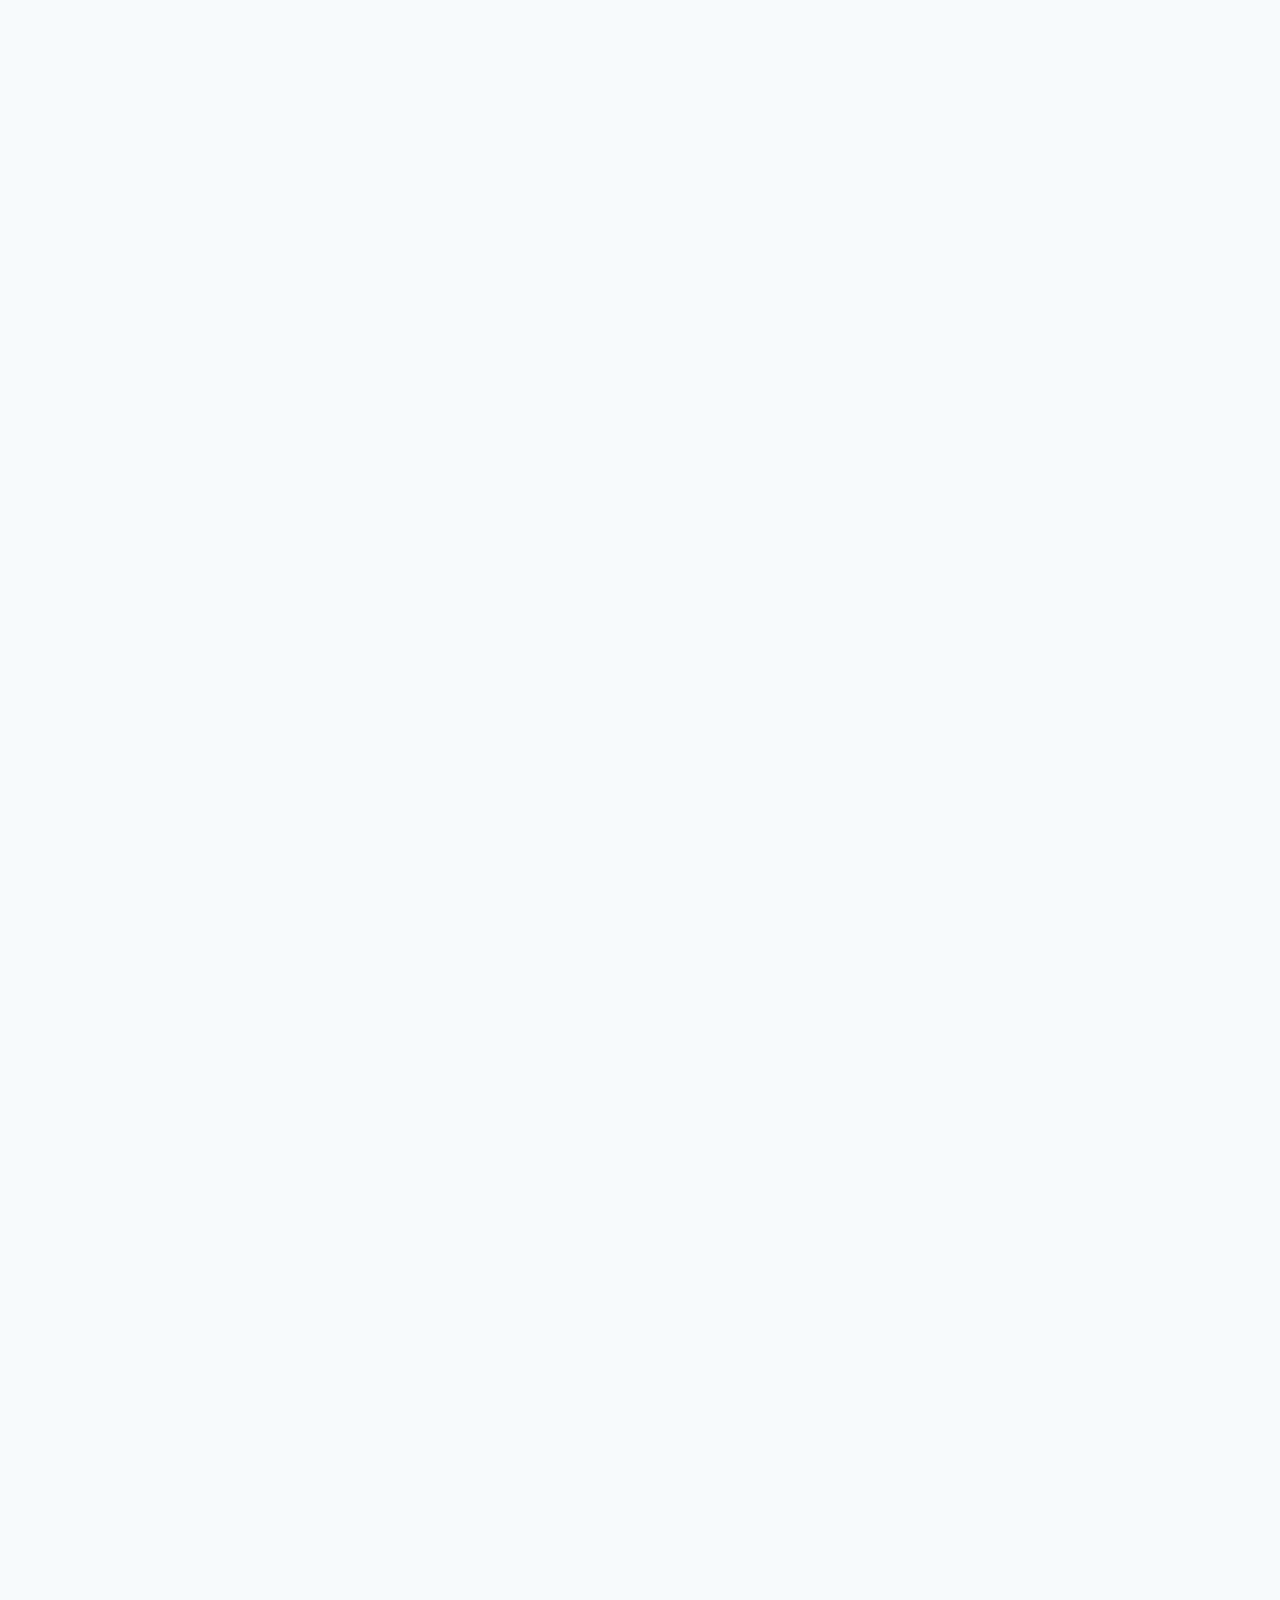
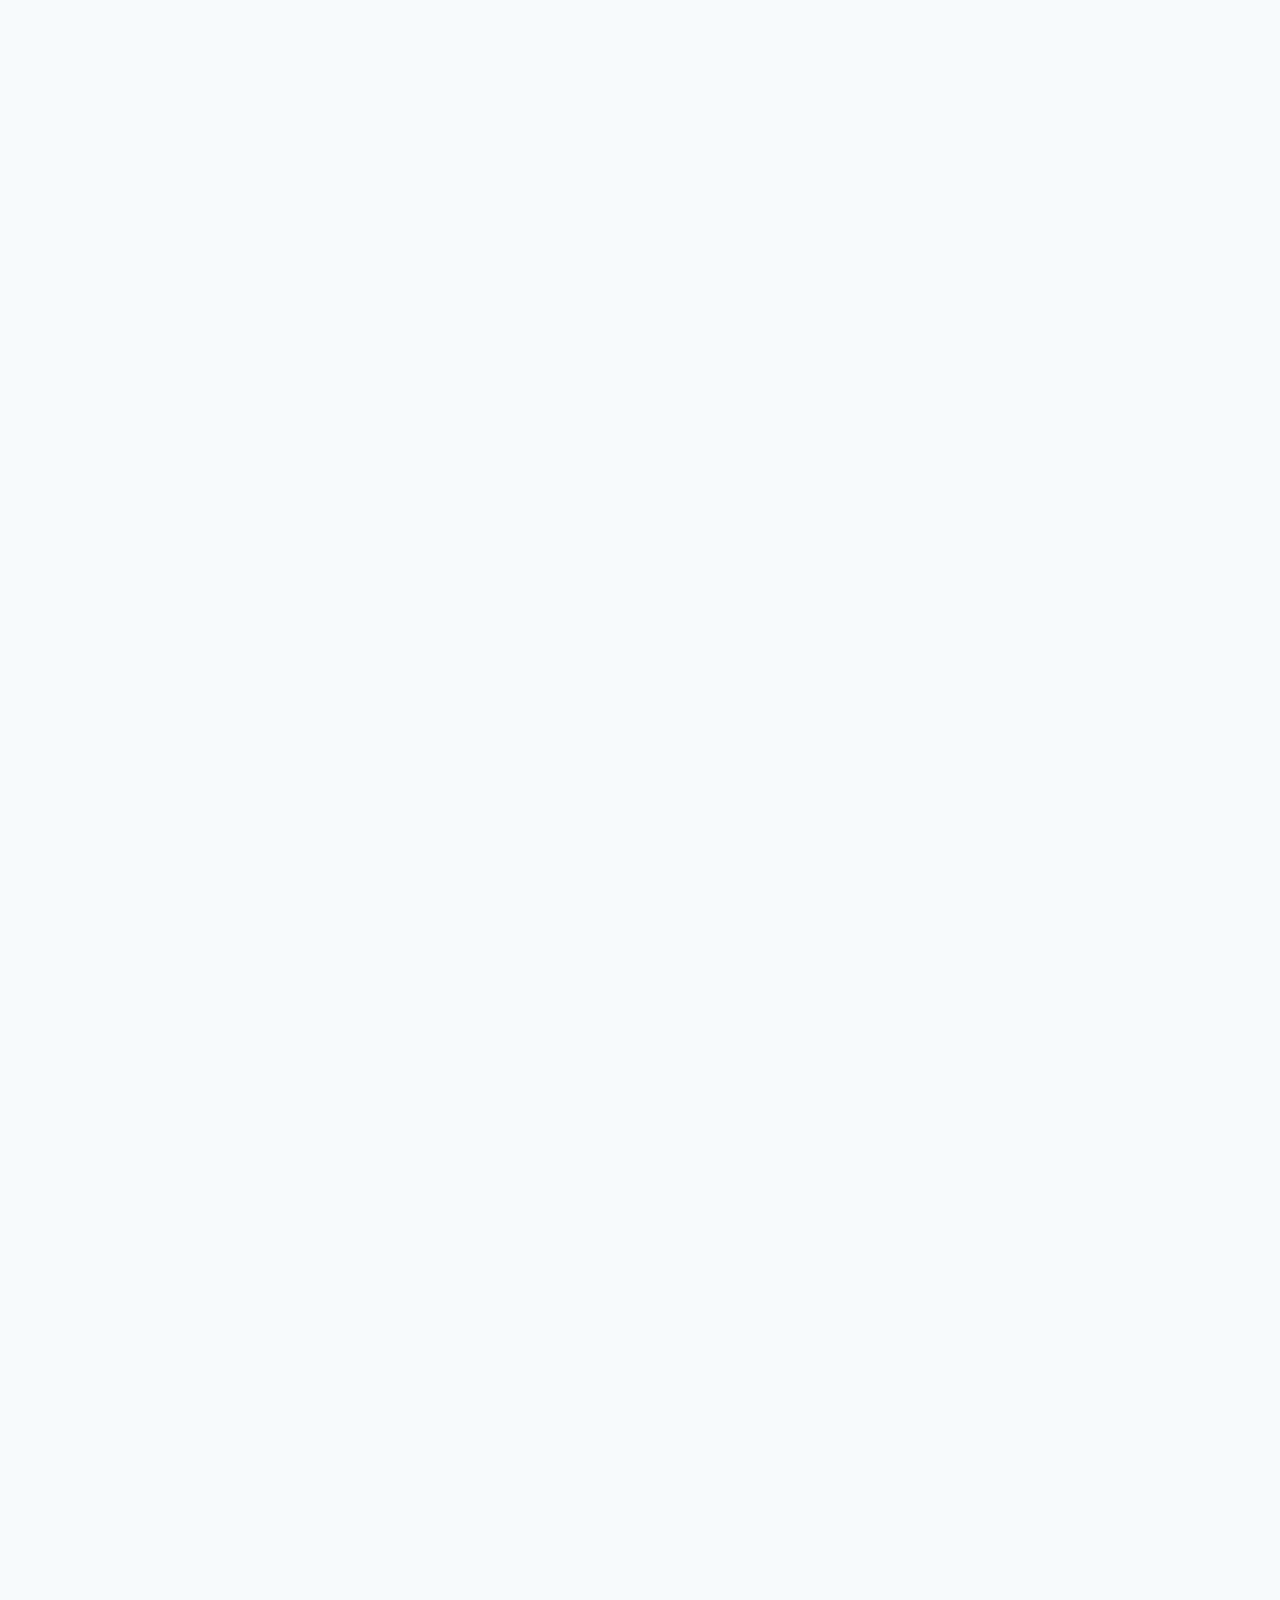
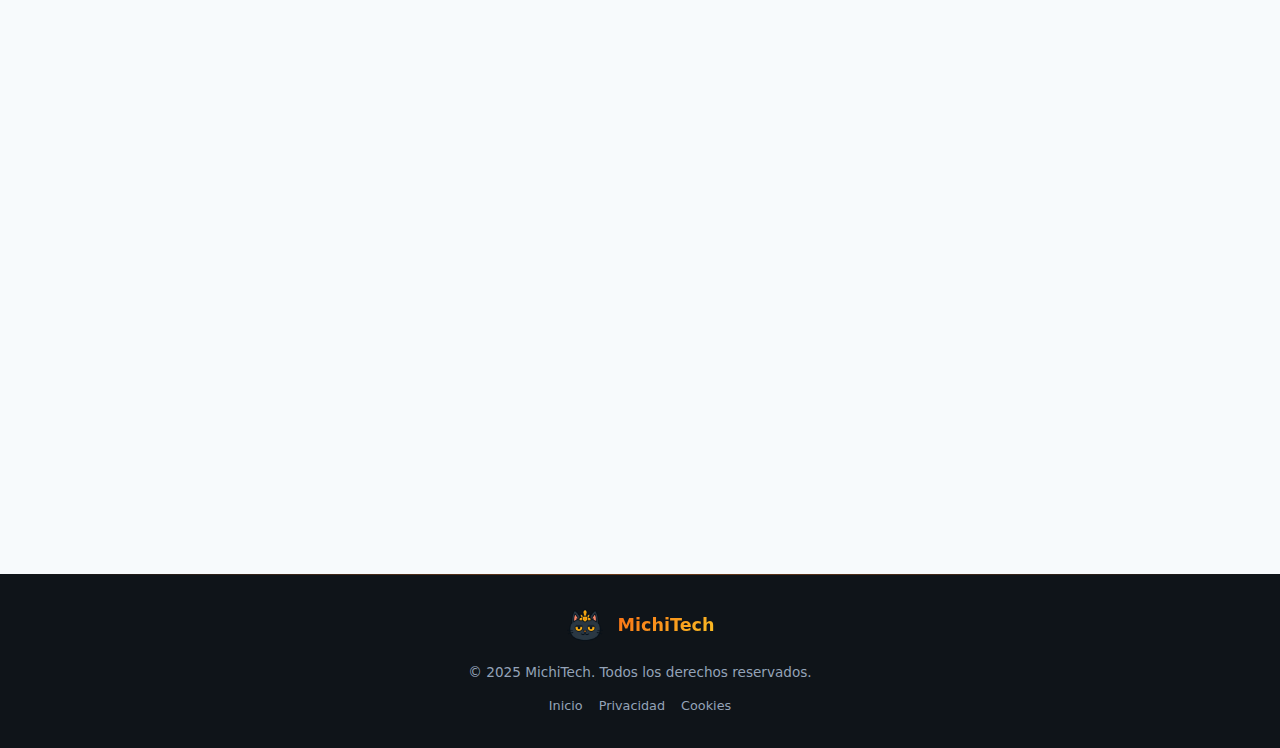
<file: terminos.html>
<!doctype html>
<html lang="es">
<head>
  <meta charset="utf-8">
  <meta name="viewport" content="width=device-width, initial-scale=1">
  <title>Términos de Servicio - MichiTech</title>
  <meta name="description" content="Términos y condiciones de uso de los servicios de MichiTech. Conoce nuestras políticas y condiciones.">
  <link rel="stylesheet" href="assets/style.css">
  <link rel="canonical" href="https://tudominio.com/terminos">
</head>
<body>
  <!-- NAV -->
  <nav id="navbar" class="nav" aria-label="Principal">
    <div class="container nav__container">
      <a href="index.html" class="logo" aria-label="Ir al inicio">
        <img src="img/mishi-mini.png" width="40" height="40" alt="Logo de MichiTech">
        <span class="logo__text">MichiTech</span>
      </a>
      <div class="nav__actions">
        <button id="themeToggle" class="nav__toggle-theme" aria-label="Cambiar tema" title="Cambiar tema">🌙</button>
        <a href="index.html#contacto" class="btn btn--nav btn--cta" aria-label="Volver al sitio principal">
          <span class="btn__icon" aria-hidden="true">🏠</span>
          <span class="btn__label">Inicio</span>
        </a>
      </div>
    </div>
  </nav>

  <main>
    <section class="section" style="padding-top: 120px;">
      <div class="container">
        <div class="section__title">
          <h1>📋 Términos de Servicio</h1>
          <p>Estos términos rigen el uso de nuestros servicios y establecen los derechos y responsabilidades de ambas partes.</p>
          <p style="color: var(--muted); font-size: 0.9rem; margin-top: 16px;">
            <strong>Última actualización:</strong> 10 de enero de 2025
          </p>
        </div>

        <div style="max-width: 800px; margin: 0 auto;">
          <div class="card" style="margin-bottom: 32px;">
            <h2 style="color: var(--brand); margin-bottom: 16px;">🤝 Aceptación de Términos</h2>
            
            <p style="color: #cbd5e1; line-height: 1.6;">
              Al acceder y utilizar los servicios de MichiTech, aceptas estar sujeto a estos términos de servicio. 
              Si no estás de acuerdo con alguna parte de estos términos, no debes usar nuestros servicios.
            </p>

            <div style="background: rgba(249,115,22,.1); border: 1px solid rgba(249,115,22,.3); border-radius: 12px; padding: 16px; margin-top: 20px;">
              <p style="margin: 0; color: var(--brand); font-weight: 600;">
                ⚠️ <strong>Importante:</strong> Estos términos pueden cambiar ocasionalmente. Te notificaremos sobre cambios significativos.
              </p>
            </div>
          </div>

          <div class="card" style="margin-bottom: 32px;">
            <h2 style="color: var(--brand); margin-bottom: 16px;">🛠️ Descripción de Servicios</h2>
            
            <h3 style="color: #bfdbfe; margin: 24px 0 12px 0;">Servicios Principales</h3>
            <ul style="color: #cbd5e1; line-height: 1.6;">
              <li><strong>Automatización con IA:</strong> Desarrollo de flujos inteligentes con n8n, Make y herramientas similares</li>
              <li><strong>Chatbots Inteligentes:</strong> Creación de asistentes virtuales para atención al cliente</li>
              <li><strong>Análisis de Datos:</strong> Dashboards, reportes y métricas para toma de decisiones</li>
              <li><strong>Consultoría Tecnológica:</strong> Asesoramiento estratégico en transformación digital</li>
              <li><strong>Optimización de Procesos:</strong> Mejora de workflows y procedimientos empresariales</li>
            </ul>

            <h3 style="color: #bfdbfe; margin: 24px 0 12px 0;">Productos Digitales</h3>
            <ul style="color: #cbd5e1; line-height: 1.6;">
              <li><strong>Sistemas de Facturación:</strong> Software para gestión de ventas e inventario</li>
              <li><strong>Plantillas de Automatización:</strong> Flujos preconfigurados para n8n</li>
              <li><strong>Suscripciones Mensuales:</strong> Planes de mantenimiento y soporte continuo</li>
            </ul>
          </div>

          <div class="card" style="margin-bottom: 32px;">
            <h2 style="color: var(--brand); margin-bottom: 16px;">💰 Precios y Pagos</h2>
            
            <h3 style="color: #bfdbfe; margin: 24px 0 12px 0;">Estructura de Precios</h3>
            <ul style="color: #cbd5e1; line-height: 1.6;">
              <li><strong>Consultoría inicial:</strong> Gratuita (30 minutos)</li>
              <li><strong>Proyectos personalizados:</strong> Cotización según alcance y complejidad</li>
              <li><strong>Suscripciones:</strong> Planes mensuales sin permanencia mínima</li>
              <li><strong>Productos digitales:</strong> Precio fijo según el producto</li>
            </ul>

            <h3 style="color: #bfdbfe; margin: 24px 0 12px 0;">Condiciones de Pago</h3>
            <ul style="color: #cbd5e1; line-height: 1.6;">
              <li><strong>Proyectos:</strong> 50% al inicio, 50% al completar</li>
              <li><strong>Suscripciones:</strong> Pago mensual por adelantado</li>
              <li><strong>Productos:</strong> Pago completo antes de la entrega</li>
              <li><strong>Métodos aceptados:</strong> Transferencia bancaria, PayPal, Stripe</li>
            </ul>

            <div style="background: rgba(34,197,94,.1); border: 1px solid rgba(34,197,94,.3); border-radius: 12px; padding: 16px; margin-top: 20px;">
              <p style="margin: 0; color: #22c55e; font-weight: 600;">
                💳 <strong>Garantía:</strong> Ofrecemos garantía de satisfacción de 30 días en todos nuestros servicios.
              </p>
            </div>
          </div>

          <div class="card" style="margin-bottom: 32px;">
            <h2 style="color: var(--brand); margin-bottom: 16px;">📝 Proceso de Trabajo</h2>
            
            <h3 style="color: #bfdbfe; margin: 24px 0 12px 0;">Fases del Proyecto</h3>
            <ol style="color: #cbd5e1; line-height: 1.6;">
              <li><strong>Descubrimiento:</strong> Análisis de necesidades y definición de alcance</li>
              <li><strong>Propuesta:</strong> Presentación de solución técnica y comercial</li>
              <li><strong>Desarrollo:</strong> Implementación de la solución acordada</li>
              <li><strong>Pruebas:</strong> Testing y ajustes según feedback</li>
              <li><strong>Entrega:</strong> Capacitación y puesta en producción</li>
              <li><strong>Soporte:</strong> Seguimiento y mantenimiento post-entrega</li>
            </ol>

            <h3 style="color: #bfdbfe; margin: 24px 0 12px 0;">Responsabilidades del Cliente</h3>
            <ul style="color: #cbd5e1; line-height: 1.6;">
              <li>Proporcionar información precisa y completa</li>
              <li>Facilitar acceso a sistemas y herramientas necesarias</li>
              <li>Revisar y aprobar entregables en los tiempos acordados</li>
              <li>Realizar pagos según cronograma establecido</li>
              <li>Participar activamente en capacitaciones</li>
            </ul>
          </div>

          <div class="card" style="margin-bottom: 32px;">
            <h2 style="color: var(--brand); margin-bottom: 16px;">🔒 Propiedad Intelectual</h2>
            
            <h3 style="color: #bfdbfe; margin: 24px 0 12px 0;">Derechos del Cliente</h3>
            <ul style="color: #cbd5e1; line-height: 1.6;">
              <li>Propiedad completa del código desarrollado específicamente para tu proyecto</li>
              <li>Licencia de uso de plantillas y componentes reutilizables</li>
              <li>Acceso completo a documentación y manuales</li>
              <li>Derecho a modificar y extender las soluciones entregadas</li>
            </ul>

            <h3 style="color: #bfdbfe; margin: 24px 0 12px 0;">Derechos de MichiTech</h3>
            <ul style="color: #cbd5e1; line-height: 1.6;">
              <li>Propiedad de metodologías y procesos internos</li>
              <li>Derecho a usar el proyecto como caso de estudio (con autorización)</li>
              <li>Propiedad de herramientas y frameworks propios</li>
              <li>Derecho a crear versiones genéricas de soluciones específicas</li>
            </ul>
          </div>

          <div class="card" style="margin-bottom: 32px;">
            <h2 style="color: var(--brand); margin-bottom: 16px;">🛡️ Garantías y Limitaciones</h2>
            
            <h3 style="color: #bfdbfe; margin: 24px 0 12px 0;">Nuestras Garantías</h3>
            <ul style="color: #cbd5e1; line-height: 1.6;">
              <li><strong>Funcionalidad:</strong> Las soluciones funcionarán según especificaciones acordadas</li>
              <li><strong>Calidad:</strong> Código limpio, documentado y siguiendo mejores prácticas</li>
              <li><strong>Soporte:</strong> Corrección de errores sin costo durante 30 días</li>
              <li><strong>Confidencialidad:</strong> Protección absoluta de tu información</li>
            </ul>

            <h3 style="color: #bfdbfe; margin: 24px 0 12px 0;">Limitaciones de Responsabilidad</h3>
            <ul style="color: #cbd5e1; line-height: 1.6;">
              <li>No somos responsables por pérdidas de datos por mal uso</li>
              <li>Cambios en APIs de terceros pueden afectar funcionalidades</li>
              <li>El cliente es responsable de mantener backups actualizados</li>
              <li>No garantizamos resultados comerciales específicos</li>
            </ul>

            <div style="background: rgba(239,68,68,.1); border: 1px solid rgba(239,68,68,.3); border-radius: 12px; padding: 16px; margin-top: 20px;">
              <p style="margin: 0; color: #ef4444; font-weight: 600;">
                ⚠️ <strong>Importante:</strong> Nuestra responsabilidad máxima se limita al valor del proyecto contratado.
              </p>
            </div>
          </div>

          <div class="card" style="margin-bottom: 32px;">
            <h2 style="color: var(--brand); margin-bottom: 16px;">🚫 Cancelaciones y Reembolsos</h2>
            
            <h3 style="color: #bfdbfe; margin: 24px 0 12px 0;">Política de Cancelación</h3>
            <ul style="color: #cbd5e1; line-height: 1.6;">
              <li><strong>Proyectos en desarrollo:</strong> Cancelación posible con 48h de aviso</li>
              <li><strong>Suscripciones:</strong> Cancelación sin penalización en cualquier momento</li>
              <li><strong>Productos digitales:</strong> No reembolsables una vez entregados</li>
              <li><strong>Consultoría:</strong> Cancelación gratuita hasta 24h antes</li>
            </ul>

            <h3 style="color: #bfdbfe; margin: 24px 0 12px 0;">Política de Reembolsos</h3>
            <ul style="color: #cbd5e1; line-height: 1.6;">
              <li><strong>Proyectos:</strong> Reembolso proporcional del trabajo no realizado</li>
              <li><strong>Suscripciones:</strong> No hay reembolso del mes en curso</li>
              <li><strong>Garantía de satisfacción:</strong> Reembolso completo si no cumplimos expectativas</li>
              <li><strong>Tiempo de procesamiento:</strong> 5-10 días hábiles</li>
            </ul>
          </div>

          <div class="card" style="margin-bottom: 32px;">
            <h2 style="color: var(--brand); margin-bottom: 16px;">⚖️ Resolución de Disputas</h2>
            
            <h3 style="color: #bfdbfe; margin: 24px 0 12px 0;">Proceso de Resolución</h3>
            <ol style="color: #cbd5e1; line-height: 1.6;">
              <li><strong>Comunicación directa:</strong> Intentar resolver mediante diálogo</li>
              <li><strong>Mediación:</strong> Uso de mediador neutral si es necesario</li>
              <li><strong>Arbitraje:</strong> Proceso formal de arbitraje</li>
              <li><strong>Jurisdicción:</strong> Tribunales de Lima, Perú como última instancia</li>
            </ol>

            <h3 style="color: #bfdbfe; margin: 24px 0 12px 0;">Ley Aplicable</h3>
            <p style="color: #cbd5e1; line-height: 1.6;">
              Estos términos se rigen por las leyes de la República del Perú. Cualquier disputa será resuelta 
              en los tribunales competentes de Lima, Perú.
            </p>
          </div>

          <div class="card" style="margin-bottom: 32px;">
            <h2 style="color: var(--brand); margin-bottom: 16px;">📞 Contacto y Soporte</h2>
            
            <p style="color: #cbd5e1; line-height: 1.6; margin-bottom: 16px;">
              Para consultas sobre estos términos o cualquier aspecto de nuestros servicios:
            </p>
            
            <div style="display: grid; gap: 12px;">
              <div style="display: flex; align-items: center; gap: 12px; color: #cbd5e1;">
                <span style="color: var(--brand);">📧</span>
                <strong>Email:</strong> <a href="mailto:legal@michitech.com" style="color: var(--brand);">legal@michitech.com</a>
              </div>
              <div style="display: flex; align-items: center; gap: 12px; color: #cbd5e1;">
                <span style="color: var(--brand);">💬</span>
                <strong>WhatsApp:</strong> <a href="https://wa.me/message/ZKITV4SSWPU3N1" style="color: var(--brand);">+51 999 999 999</a>
              </div>
              <div style="display: flex; align-items: center; gap: 12px; color: #cbd5e1;">
                <span style="color: var(--brand);">🌐</span>
                <strong>Web:</strong> <a href="index.html#contacto" style="color: var(--brand);">Formulario de contacto</a>
              </div>
            </div>

            <div style="background: rgba(59,130,246,.1); border: 1px solid rgba(59,130,246,.3); border-radius: 12px; padding: 16px; margin-top: 20px;">
              <p style="margin: 0; color: #3b82f6; font-weight: 600;">
                🕐 <strong>Horario de atención:</strong> Lunes a Viernes, 9:00 AM - 6:00 PM (GMT-5)
              </p>
            </div>
          </div>

          <div class="card">
            <h2 style="color: var(--brand); margin-bottom: 16px;">🔄 Modificaciones</h2>
            
            <p style="color: #cbd5e1; line-height: 1.6;">
              Nos reservamos el derecho de modificar estos términos en cualquier momento. Los cambios entrarán 
              en vigor inmediatamente después de su publicación en nuestro sitio web. Te notificaremos sobre 
              cambios significativos por email.
            </p>

            <p style="color: #cbd5e1; line-height: 1.6; margin-top: 16px;">
              <strong>Versión actual:</strong> 1.0 (10 de enero de 2025)
            </p>

            <div style="background: rgba(249,115,22,.1); border: 1px solid rgba(249,115,22,.3); border-radius: 12px; padding: 16px; margin-top: 20px;">
              <p style="margin: 0; color: var(--brand); font-weight: 600;">
                📋 <strong>Recomendación:</strong> Revisa estos términos periódicamente para mantenerte informado de cualquier cambio.
              </p>
            </div>
          </div>
        </div>
      </div>
    </section>
  </main>

  <!-- FOOTER SIMPLIFICADO -->
  <footer class="footer" style="padding-block: 32px;">
    <div class="container" style="text-align: center;">
      <div style="display: flex; justify-content: center; align-items: center; gap: 16px; margin-bottom: 16px;">
        <a href="index.html" class="logo" style="text-decoration: none;">
          <img src="img/mishi-mini.png" width="32" height="32" alt="MichiTech">
          <span class="logo__text" style="font-size: 1.1rem;">MichiTech</span>
        </a>
      </div>
      <p style="margin: 0; color: #94a3b8; font-size: 0.85rem;">
        © 2025 MichiTech. Todos los derechos reservados.
      </p>
      <div style="margin-top: 12px; display: flex; justify-content: center; gap: 16px; flex-wrap: wrap;">
        <a href="index.html" style="color: #94a3b8; text-decoration: none; font-size: 0.8rem;">Inicio</a>
        <a href="privacidad.html" style="color: #94a3b8; text-decoration: none; font-size: 0.8rem;">Privacidad</a>
        <a href="cookies.html" style="color: #94a3b8; text-decoration: none; font-size: 0.8rem;">Cookies</a>
      </div>
    </div>
  </footer>

  <script src="assets/app.js" defer></script>
</body>
</html>
</file>
<file: assets/style.css>
:root{
  --bg:#0f1419;--card:#111827;--muted:#94a3b8;--text:#e5e7eb;--brand:#f97316;--brand-2:#fbbf24;--primary-1:#1e3a8a;--primary-2:#3730a3;--violet:#7c3aed
}
*{box-sizing:border-box}
html{scroll-behavior:smooth}
body{margin:0;font-family:Inter,system-ui,-apple-system,BlinkMacSystemFont,Segoe UI,Roboto,Ubuntu;line-height:1.6;color:var(--text);background:var(--bg)}
img{max-width:100%;height:auto;display:block}
.sr-only{position:absolute;width:1px;height:1px;padding:0;margin:-1px;overflow:hidden;clip:rect(0,0,0,0);white-space:nowrap;border:0}

/* === Tema claro (opcional) === */
:root[data-theme="light"]{
  --bg:#f7fafc;--card:#ffffff;--text:#0f1419;--muted:#475569;--primary-1:#3b82f6;--primary-2:#7c3aed;
}
:root[data-theme="light"] .nav{background:rgba(255,255,255,.8); border-bottom:1px solid rgba(0,0,0,.08)}
:root[data-theme="light"] .card{background:linear-gradient(135deg,#ffffff,#f1f5f9); border-color:rgba(0,0,0,.08)}
:root[data-theme="light"] .faq details{background:linear-gradient(135deg,#fff,#eef2f7); border-color:rgba(0,0,0,.08)}
:root[data-theme="light"] .section__title p{color:#334155}
:root[data-theme="light"] .footer{background:#0f1419; color:#fff}

.container{max-width:1200px;margin-inline:auto;padding-inline:20px}
.grid{display:grid;gap:32px}
.text-gradient{background:linear-gradient(135deg,var(--brand),var(--brand-2));-webkit-background-clip:text;background-clip:text;color:transparent}

/* NAV */
.nav{position:sticky;top:0;z-index:50;background:rgba(15,20,25,.95);backdrop-filter:blur(12px);border-bottom:1px solid rgba(249,115,22,.2);transition:all .3s ease}
.nav__container{display:flex;align-items:center;justify-content:space-between;gap:16px;min-height:70px;padding-inline:20px;max-width:1200px;margin:0 auto}
.logo{display:flex;gap:12px;align-items:center;text-decoration:none;line-height:1;flex-shrink:0}
.logo img{width:40px;height:40px;border-radius:50%}
.logo__text{font-weight:800;font-size:1.3rem;background:linear-gradient(135deg,var(--brand),var(--brand-2));-webkit-background-clip:text;background-clip:text;color:transparent}
.nav__toggle{display:none;background:rgba(255,255,255,.1);border:1px solid rgba(255,255,255,.2);color:var(--text);font-size:1.5rem;line-height:1;padding:8px;border-radius:8px;cursor:pointer;transition:all .2s}
.nav__toggle:hover{background:rgba(255,255,255,.15);transform:translateY(-1px)}
.nav__toggle:focus-visible{outline:2px solid var(--brand);outline-offset:2px}
.nav__actions{display:flex;align-items:center;gap:12px;flex-shrink:0}
.nav__toggle-theme{display:inline-grid;place-items:center;width:42px;height:42px;background:rgba(255,255,255,.08);border:1px solid rgba(255,255,255,.2);border-radius:50%;line-height:1;cursor:pointer;color:#e2e8f0;transition:all .2s;font-size:1.2rem}
.nav__toggle-theme:hover{transform:translateY(-2px);box-shadow:0 8px 20px rgba(0,0,0,.3);background:rgba(255,255,255,.12)}
:root[data-theme="light"] .nav__toggle-theme{border-color:rgba(0,0,0,.15);color:#0f1419;background:rgba(0,0,0,.05)}
.nav__links{display:flex;gap:8px;list-style:none;margin:0;padding:0;align-items:center}
.nav__links a{color:#e2e8f0;text-decoration:none;font-weight:600;position:relative;padding:10px 16px;border-radius:12px;transition:all .2s;font-size:0.95rem;white-space:nowrap}
.nav__links a:hover{color:white;background:rgba(249,115,22,.1);transform:translateY(-1px)}
.nav__links a.active{color:#0f1419;background:linear-gradient(135deg,var(--brand),var(--brand-2));box-shadow:0 4px 12px rgba(249,115,22,.3)}

.btn{display:inline-flex;align-items:center;justify-content:center;font-weight:700;border:0;border-radius:999px;text-decoration:none;cursor:pointer;transition:transform .15s,box-shadow .2s}
.btn--nav{padding:12px 22px;gap:8px;display:inline-flex;align-items:center;background:linear-gradient(135deg,var(--brand),var(--brand-2));color:#0f1419;box-shadow:0 6px 18px rgba(249,115,22,.35)}
.btn--cta .btn__icon{font-size:1rem;line-height:1}
.btn--cta .btn__label{white-space:nowrap}
.btn--primary{padding:16px 28px;background:linear-gradient(135deg,var(--brand),var(--brand-2));color:#0f1419;box-shadow:0 10px 28px rgba(249,115,22,.35); position:relative}
.btn--ghost{padding:14px 26px;background:rgba(255,255,255,.08);border:1px solid rgba(255,255,255,.25);color:#fff}
:root[data-theme="light"] .btn--ghost{background:rgba(0,0,0,.04);border-color:rgba(0,0,0,.12);color:#0f1419}
.btn--full{width:100%}
.btn:focus-visible{outline:3px solid var(--brand-2);outline-offset:2px}
.btn:hover{transform:translateY(-2px)}

/* HERO */
.hero{ 
  min-height: 100vh; 
  min-height: 100svh; 
  position: relative; 
  isolation: isolate; 
  display: flex; 
  align-items: center; 
}
.hero__bg{
  position: absolute; 
  inset: 0; 
  background: linear-gradient(135deg,var(--primary-1) 0%,var(--primary-2) 25%,var(--violet) 65%,var(--brand) 100%);
}
.hero__bg::before{ 
  content: ""; 
  position: absolute; 
  inset: 0; 
  pointer-events: none; 
  box-shadow: inset 0 -120px 180px rgba(0,0,0,.25), inset 0 60px 120px rgba(0,0,0,.15);
}
.hero__bg::after{ 
  content: ""; 
  position: absolute; 
  inset: 0; 
  pointer-events: none; 
  opacity: .06; 
  background: radial-gradient(1200px 800px at 10% 20%, #fff 0%, transparent 60%), radial-gradient(900px 600px at 90% 80%, #fff 0%, transparent 60%); 
  mix-blend-mode: soft-light;
}
.hero__content{
  position: relative;
  display: grid;
  grid-template-columns: 1.1fr .9fr;
  align-items: center;
  gap: clamp(32px, 8vw, 64px);
  color: #fff;
  padding-block: clamp(48px, 12vw, 96px);
}
.hero__text{ max-width:64ch }
.hero__text h1{ margin:0 0 22px; font-size: clamp(2rem, 4.6vw, 3.3rem); letter-spacing:-0.01em; line-height:1.18; font-weight:900; text-wrap:balance }
.hero__text p{margin:0 0 26px;font-size:clamp(1rem,1.8vw,1.2rem);color:#e5e7eb;opacity:.95; max-width:60ch }
.hero__actions{display:flex;flex-wrap:wrap;gap:16px}
.hero__visual{display:flex;align-items:center;justify-content:center}
.hero__img{width:min(480px,80vw);aspect-ratio:1/1;border-radius:24px;box-shadow:0 22px 68px rgba(0,0,0,.35);background:linear-gradient(135deg,rgba(255,255,255,.08),rgba(255,255,255,.04));border:1px solid rgba(255,255,255,.12);backdrop-filter:blur(8px);animation:float 6s ease-in-out infinite}
@keyframes float{0%,100%{transform:translateY(0)}50%{transform:translateY(-10px)}}

/* SECTIONS */
.section{padding-block:96px; position:relative}
.section__title{text-align:center;margin-bottom:48px}
.section__title h2{margin:0 0 10px;font-size:clamp(2rem,4vw,3rem);font-weight:900;background:linear-gradient(135deg,#60a5fa,var(--brand));-webkit-background-clip:text;background-clip:text;color:transparent; position:relative; display:inline-block; padding-bottom:6px}
.section__title h2::after{ content:""; position:absolute; left:50%; transform:translateX(-50%); bottom:-8px; width:72px; height:3px; border-radius:2px; background:linear-gradient(90deg,var(--brand),var(--brand-2)); opacity:.9 }
.section__title p{margin:0;color:var(--muted)}
.section:not(.cta):after{ content:""; position:absolute; left:0; right:0; bottom:-1px; height:1px; background:linear-gradient(90deg,transparent,rgba(255,255,255,.06),transparent) }
section{ scroll-margin-top: 80px }

/* SERVICES - Grid compacto para 5 elementos en una fila */
.services__grid{
  display: grid;
  grid-template-columns: repeat(auto-fit, minmax(280px, 1fr));
  gap: 32px;
  align-items: stretch;
}

/* Servicios: mismo grid que productos (3 columnas) */
#servicios .services__grid {
  grid-template-columns: repeat(auto-fit, minmax(280px, 1fr));
  gap: 32px;
}

/* Tarjetas de servicios - tamaño coherente con el resto */
#servicios .service {
  padding: 28px;
  text-align: center;
  min-height: 280px;
  display: flex;
  flex-direction: column;
  justify-content: flex-start;
  align-items: center;
  position: relative;
  transition: transform 0.3s ease, box-shadow 0.3s ease;
}

#servicios .service__icon {
  width: 72px;
  height: 72px;
  font-size: 32px;
  margin: 0 0 14px 0;
  transition: all 0.3s ease;
  flex-shrink: 0;
}

#servicios .service h3 {
  font-size: 1rem;
  margin: 0 0 12px 0;
  line-height: 1.2;
  flex-shrink: 0;
  transition: all 0.3s ease;
}

#servicios .service p {
  font-size: 0.9rem;
  line-height: 1.4;
  opacity: 0;
  transform: translateY(20px);
  transition: all 0.3s ease;
  margin: 0;
  position: absolute;
  top: 50%;
  left: 16px;
  right: 16px;
  transform: translateY(-50%) translateY(20px);
  text-align: center;
}

/* Hover effect - intercambio icono/título por texto */
#servicios .service:hover {
  transform: translateY(-4px);
  box-shadow: 0 15px 35px rgba(0,0,0,.4);
}

/* Ocultar icono y título en hover */
#servicios .service:hover .service__icon {
  opacity: 0;
  transform: translateY(-10px) scale(0.8);
}

#servicios .service:hover h3 {
  opacity: 0;
  transform: translateY(-10px);
}

/* Mostrar texto en hover */
#servicios .service:hover p {
  opacity: 1;
  transform: translateY(-50%);
}

/* Productos mantiene el grid normal */
#productos .services__grid {
  grid-template-columns: repeat(auto-fit, minmax(280px, 1fr));
}
.card{background:linear-gradient(135deg,#1e293b,#334155);padding:28px;border-radius:20px;border:1px solid rgba(249,115,22,.18);box-shadow:0 10px 30px rgba(0,0,0,.25);transition:transform .2s,box-shadow .3s; position:relative; overflow:hidden }
.card:hover{transform:translateY(-6px);box-shadow:0 20px 44px rgba(0,0,0,.3)}
.card::after{ content:""; position:absolute; inset:0; border-radius:20px; background:linear-gradient(135deg,transparent,rgba(249,115,22,.18) 60%,transparent); opacity:0; transition:opacity .25s }
.card:hover::after{ opacity:.9 }
.service__icon{width:72px;height:72px;border-radius:50%;display:grid;place-items:center;margin:0 auto 14px auto;align-self:center;background:linear-gradient(135deg,var(--brand),var(--brand-2));color:#0f1419;font-size:32px;font-weight:900;transition:transform .2s}
.card:hover .service__icon{transform:translateY(-4px) scale(1.03)}
.service h3{margin:6px 0 6px;color:#bfdbfe;font-size:1.25rem;line-height:1.15;min-height:2.6em;text-wrap:balance}
.service p{margin:0;color:#cbd5e1}

/* FAQ */
.faq details{ background:linear-gradient(135deg,#1e293b,#303d52); border:1px solid rgba(255,255,255,.1); border-radius:14px; padding:14px 18px; margin-block:10px }
.faq summary{ list-style:none; cursor:pointer; font-weight:700; display:flex; align-items:center; gap:10px }
.faq summary::-webkit-details-marker{ display:none }
.faq summary::before{ content:"โ�ธ"; transition:transform .2s; opacity:.8 }
.faq details[open] summary::before{ transform:rotate(90deg) }
.faq p{ color:#cbd5e1; margin:8px 0 0 }

/* BADGE / PRODUCTOS */
.service{ display:flex; flex-direction:column; gap:12px; height:100%; align-items:flex-start }
.service .btn{ margin-top:auto }
.badge{ display:inline-block; font-size:.75rem; font-weight:700; padding:4px 10px; border-radius:999px; color:#0f1419; background:linear-gradient(135deg,var(--brand),var(--brand-2)) }

/* REGALO RIBBON */
.gift-card{ position:relative; border-radius:18px; overflow:hidden }
.gift-card::before{ content:"GRATIS"; position:absolute; top:14px; left:-40px; transform:rotate(-15deg); background:linear-gradient(135deg,var(--brand),var(--brand-2)); color:#0f1419; font-weight:900; letter-spacing:.04em; padding:6px 48px; border-radius:999px; box-shadow:0 8px 24px rgba(0,0,0,.25) }
.gift-card img{ display:block; width:100%; height:auto }

/* NAV ACTIVO */
.nav__links a.active{ color:#0f1419; background:linear-gradient(135deg,var(--brand),var(--brand-2)); box-shadow:0 6px 18px rgba(249,115,22,.28) }
:root[data-theme="light"] .nav__links a.active{ color:#0f1419 }
.nav__links a.active::after{ width:100% }

/* REVEAL */
.reveal{ opacity:0; transform:translateY(18px); transition:opacity .5s, transform .5s }
.reveal.show{ opacity:1; transform:none }

/* TRUST */
.trust{background:#0f1419}
.brand-band{ background:linear-gradient(135deg,var(--brand),var(--brand-2)); border-radius:20px; padding:16px; box-shadow:0 14px 40px rgba(249,115,22,.25); margin-bottom:18px; overflow:hidden }
.brand-list{ display:grid; grid-template-columns:repeat(auto-fit,minmax(160px,1fr)); grid-auto-rows:1fr; align-items:center; justify-items:center; gap:12px; list-style:none; padding:0; margin:0 }
.brand-item{ display:flex; align-items:center; justify-content:center; gap:10px; padding:8px 10px; color:#0f1419; font-weight:800; letter-spacing:.02em; min-height:56px; text-align:center }
.brand-item svg{ width:32px; height:32px; flex:0 0 32px }
.brand-item span{ text-shadow:0 1px 0 rgba(255,255,255,.4); white-space:nowrap; font-size:0.98rem }

/* Full-bleed marquee (edge-to-edge, loop) */
.brand-band.marquee{ width:100vw; margin-left:calc(50% - 50vw); margin-right:calc(50% - 50vw); border-radius:0; padding-block:18px; --fade:80px; -webkit-mask-image:linear-gradient(to right, transparent, #000 var(--fade), #000 calc(100% - var(--fade)), transparent); mask-image:linear-gradient(to right, transparent, #000 var(--fade), #000 calc(100% - var(--fade)), transparent) }
.brand-band.marquee .brand-list{ display:flex; align-items:center; gap:28px; padding:0; margin:0; list-style:none; flex:0 0 auto }
.brand-band.marquee .brand-item{ flex:0 0 auto; min-width:max-content }
.brand-band.marquee .brand-track{ display:flex; align-items:center; gap:0; width:max-content; will-change:transform; transform:translateZ(0) }

@keyframes brand-marquee{ from{ transform:translateX(0) } to{ transform:translateX(-50%) } }
@media (prefers-reduced-motion: reduce){ .brand-band.marquee .brand-track{ animation:none } }

/* Desktop: 1 fila ordenada */
@media (min-width: 1100px){ .brand-list{ grid-template-columns:repeat(7,minmax(0,1fr)); gap:16px } }
@media (min-width: 1400px){ .brand-item span{ font-size:1rem } .brand-item svg{ width:36px; height:36px } }

.trust__bar{display:grid;grid-template-columns:repeat(auto-fit,minmax(260px,1fr));gap:16px;margin-top:18px}
.trust__item{display:flex;align-items:center;gap:10px;padding:16px 18px;border-radius:14px;background:rgba(255,255,255,.06);border:1px solid rgba(255,255,255,.12);color:#e5e7eb}
:root[data-theme="light"] .trust__item{background:rgba(0,0,0,.05);border-color:rgba(0,0,0,.1);color:#0f1419}

/* Mostrar el detalle sรณlo en hover/teclado (desktop). Siempre visible en tรกctil */
@media (hover:hover){
  .trust__item .trust__detail{opacity:0;max-width:0;display:inline-block;overflow:hidden;white-space:nowrap;vertical-align:baseline;transition:opacity .25s,max-width .25s;margin-left:0}
  .trust__item:hover .trust__detail,
  .trust__item:focus-within .trust__detail{opacity:1;max-width:500px;margin-left:4px}
}
@media (hover:none){
  .trust__item .trust__detail{opacity:1;max-width:none}
}

/* CTA + FORM */
.cta{background:#111827;color:#fff}
.form{max-width:760px;margin-inline:auto;display:grid;gap:18px}
.form__row{display:grid;grid-template-columns:1fr 1fr;gap:18px}
.form input,.form select,.form textarea{width:100%;padding:14px 16px;border-radius:14px;border:1px solid rgba(148,163,184,.25);background:rgba(30,41,59,.6);color:#e2e8f0;transition:border-color .2s,box-shadow .2s}
.form input::placeholder,.form textarea::placeholder{color:#94a3b8}
.form input:focus,.form select:focus,.form textarea:focus{outline:none;border-color:var(--brand);box-shadow:0 0 0 4px rgba(249,115,22,.2)}
.form__msg{min-height:20px;font-weight:600}

/* MULTISTEP */
.multistep .steps{ display:flex; gap:8px; justify-content:center; margin:0 0 8px; padding:0; list-style:none }
.steps__item{ background:rgba(255,255,255,.08); border:1px solid rgba(255,255,255,.15); color:#e2e7eb; padding:6px 10px; border-radius:999px; font-size:.85rem }
.steps__item.is-active{ background:linear-gradient(135deg,var(--brand),var(--brand-2)); color:#0f1419; font-weight:800 }
.step__actions{ display:flex; gap:12px; justify-content:flex-end; margin-top:12px }

/* FOOTER */
.footer{
  background: linear-gradient(135deg, #0f1419 0%, #1e293b 50%, #0f1419 100%);
  color: #fff;
  padding-block: clamp(48px, 8vw, 80px);
  position: relative;
  overflow: hidden;
}

.footer::before {
  content: "";
  position: absolute;
  top: 0;
  left: 0;
  right: 0;
  height: 1px;
  background: linear-gradient(90deg, transparent, rgba(249,115,22,.4), transparent);
}

.footer__main {
  display: grid;
  grid-template-columns: 1.2fr 0.8fr;
  gap: clamp(32px, 8vw, 64px);
  margin-bottom: clamp(32px, 6vw, 48px);
  padding-bottom: clamp(32px, 6vw, 48px);
  border-bottom: 1px solid rgba(255,255,255,.1);
}

.footer__brand {
  display: flex;
  flex-direction: column;
  gap: clamp(16px, 4vw, 24px);
}

.footer__logo {
  display: flex;
  align-items: center;
  gap: 16px;
  margin-bottom: 16px;
}

.footer__logo img {
  width: 56px;
  height: 56px;
  border-radius: 50%;
  box-shadow: 0 8px 24px rgba(249,115,22,.3);
}

.footer__title {
  margin: 0 0 4px 0;
  font-size: 1.5rem;
  font-weight: 900;
  background: linear-gradient(135deg, var(--brand), var(--brand-2));
  -webkit-background-clip: text;
  background-clip: text;
  color: transparent;
}

.footer__claim {
  margin: 0;
  font-size: 0.9rem;
  color: #cbd5e1;
  font-weight: 600;
}

.footer__description {
  color: #e2e8f0;
  line-height: 1.6;
  margin: 0 0 24px 0;
  max-width: 400px;
}

.footer__social {
  display: flex;
  gap: 12px;
  flex-wrap: wrap;
}

.footer__social-link {
  display: flex;
  align-items: center;
  justify-content: center;
  width: 44px;
  height: 44px;
  background: rgba(255,255,255,.08);
  border: 1px solid rgba(255,255,255,.15);
  border-radius: 50%;
  color: #e2e8f0;
  text-decoration: none;
  transition: all 0.3s ease;
}

.footer__social-link:hover {
  background: linear-gradient(135deg, var(--brand), var(--brand-2));
  color: #0f1419;
  transform: translateY(-2px);
  box-shadow: 0 8px 20px rgba(249,115,22,.3);
}

.footer__links {
  display: grid;
  grid-template-columns: repeat(auto-fit, minmax(200px, 1fr));
  gap: clamp(24px, 6vw, 32px);
}

.footer__column-title {
  margin: 0 0 16px 0;
  font-size: 1.1rem;
  font-weight: 700;
  color: var(--brand);
  position: relative;
  padding-bottom: 8px;
}

.footer__column-title::after {
  content: "";
  position: absolute;
  left: 0;
  bottom: 0;
  width: 32px;
  height: 2px;
  background: linear-gradient(90deg, var(--brand), var(--brand-2));
  border-radius: 1px;
}

.footer__list {
  list-style: none;
  padding: 0;
  margin: 0;
  display: flex;
  flex-direction: column;
  gap: 8px;
}

.footer__list li a {
  color: #cbd5e1;
  text-decoration: none;
  font-size: 0.9rem;
  transition: all 0.2s ease;
  display: inline-block;
  position: relative;
  padding: 4px 0;
}

.footer__list li a:hover {
  color: var(--brand);
  transform: translateX(4px);
}

.footer__list li a::before {
  content: "";
  position: absolute;
  left: -12px;
  top: 50%;
  transform: translateY(-50%);
  width: 4px;
  height: 4px;
  background: var(--brand);
  border-radius: 50%;
  opacity: 0;
  transition: opacity 0.2s ease;
}

.footer__list li a:hover::before {
  opacity: 1;
}

.footer__contact {
  display: flex;
  flex-direction: column;
  gap: 12px;
}

.footer__contact-item {
  display: flex;
  align-items: center;
  gap: 12px;
  color: #cbd5e1;
  font-size: 0.9rem;
}

.footer__contact-item svg {
  color: var(--brand);
  flex-shrink: 0;
}

.footer__contact-item a {
  color: inherit;
  text-decoration: none;
  transition: color 0.2s ease;
}

.footer__contact-item a:hover {
  color: var(--brand);
}

.footer__bottom {
  display: flex;
  justify-content: space-between;
  align-items: center;
  gap: 24px;
  flex-wrap: wrap;
  padding-top: clamp(24px, 4vw, 32px);
}

.footer__bottom-left {
  display: flex;
  flex-direction: column;
  gap: 12px;
}

.footer__copy {
  margin: 0;
  color: #94a3b8;
  font-size: 0.85rem;
}

.footer__legal {
  display: flex;
  gap: 16px;
  flex-wrap: wrap;
}

.footer__legal a {
  color: #94a3b8;
  text-decoration: none;
  font-size: 0.8rem;
  transition: color 0.2s ease;
  position: relative;
}

.footer__legal a:hover {
  color: var(--brand);
}

.footer__legal a:not(:last-child)::after {
  content: "•";
  position: absolute;
  right: -10px;
  color: #64748b;
}

.footer__bottom-right {
  display: flex;
  flex-direction: column;
  align-items: flex-end;
  gap: 8px;
  text-align: right;
}

.footer__made-with {
  margin: 0;
  color: #cbd5e1;
  font-size: 0.85rem;
  display: flex;
  align-items: center;
  gap: 4px;
}

.footer__heart {
  color: #ef4444;
  animation: heartbeat 2s infinite;
}

@keyframes heartbeat {
  0%, 50%, 100% { transform: scale(1); }
  25%, 75% { transform: scale(1.1); }
}

.footer__badges {
  display: flex;
  gap: 8px;
  flex-wrap: wrap;
}

.footer__badge {
  background: rgba(249,115,22,.1);
  border: 1px solid rgba(249,115,22,.3);
  color: var(--brand);
  padding: 4px 8px;
  border-radius: 12px;
  font-size: 0.7rem;
  font-weight: 600;
  white-space: nowrap;
}

/* Responsive Footer */
@media (max-width: 1024px) {
  .footer__main {
    grid-template-columns: 1fr;
    gap: 32px;
  }
  
  .footer__links {
    grid-template-columns: repeat(auto-fit, minmax(180px, 1fr));
    gap: 24px;
  }
}

@media (max-width: 768px) {
  .footer__main {
    gap: 24px;
    margin-bottom: 24px;
    padding-bottom: 24px;
  }
  
  .footer__logo {
    flex-direction: column;
    text-align: center;
    gap: 12px;
  }
  
  .footer__logo img {
    width: 48px;
    height: 48px;
  }
  
  .footer__title {
    font-size: 1.3rem;
  }
  
  .footer__social {
    justify-content: center;
  }
  
  .footer__links {
    grid-template-columns: repeat(auto-fit, minmax(150px, 1fr));
    gap: 20px;
  }
  
  .footer__bottom {
    flex-direction: column;
    text-align: center;
    gap: 16px;
  }
  
  .footer__bottom-right {
    align-items: center;
    text-align: center;
  }
  
  .footer__legal {
    justify-content: center;
  }
}

@media (max-width: 480px) {
  .footer {
    padding-block: 32px;
  }
  
  .footer__description {
    text-align: center;
    font-size: 0.85rem;
  }
  
  .footer__links {
    grid-template-columns: repeat(auto-fit, minmax(140px, 1fr));
    gap: 16px;
  }
  
  .footer__column-title {
    font-size: 1rem;
  }
  
  .footer__social {
    justify-content: center;
    gap: 8px;
  }
  
  .footer__social-link {
    width: 40px;
    height: 40px;
  }
  
  .footer__badges {
    justify-content: center;
  }
  
  .footer__made-with {
    font-size: 0.8rem;
    justify-content: center;
  }
}

/* Sticky CTA (solo mรณvil) */
.sticky-cta{ position:fixed; left:0; right:0; bottom:0; padding:10px 14px; background:linear-gradient(180deg, rgba(17,24,39,.0), rgba(17,24,39,.85)); backdrop-filter:blur(8px); display:none; z-index:45 }
@media (max-width: 720px){ .sticky-cta{ display:block } }

/* Botรณn Volver arriba */
.to-top{ position:fixed; right:16px; bottom:88px; width:44px; height:44px; border-radius:999px; border:0; cursor:pointer; display:grid; place-items:center; background:linear-gradient(135deg,var(--brand),var(--brand-2)); color:#0f1419; box-shadow:0 10px 24px rgba(0,0,0,.35); opacity:0; transform:translateY(10px); pointer-events:none; transition:opacity .25s, transform .25s; z-index:46 }
.to-top.show{ opacity:1; transform:none; pointer-events:auto }

/* WhatsApp flotante responsive - ajustado para no tapar n8n chat */
.wa-float{ 
  position:fixed; 
  left:20px; 
  bottom:24px; 
  width:clamp(52px, 12vw, 60px); 
  height:clamp(52px, 12vw, 60px); 
  display:grid; 
  place-items:center; 
  border-radius:999px; 
  text-decoration:none; 
  font-size:clamp(20px, 5vw, 24px); 
  background:linear-gradient(135deg,#22c55e,#86efac); 
  color:#063; 
  box-shadow:0 10px 24px rgba(0,0,0,.35); 
  z-index:47; 
  transition:all .3s ease;
}

.wa-float:hover{
  transform:translateY(-2px);
  box-shadow:0 15px 30px rgba(0,0,0,.4);
}

/* Modal exit-intent */
.modal{ position:fixed; inset:0; display:grid; place-items:center; z-index:60 }
.modal[aria-hidden="true"]{ display:none }
.modal__overlay{ position:absolute; inset:0; background:rgba(0,0,0,.5) }
.modal__card{ position:relative; background:var(--card); color:var(--text); border:1px solid rgba(255,255,255,.12); border-radius:16px; padding:24px; width:min(560px,92vw); box-shadow:0 30px 80px rgba(0,0,0,.45) }
.modal__close{ position:absolute; right:10px; top:10px; background:transparent; border:0; color:var(--text); font-size:22px; cursor:pointer }
.modal__cta{ display:inline-flex; margin-top:10px }
.modal__note{ display:block; margin-top:8px; color:var(--muted) }

/* Countdown */
.countdown{ display:flex; gap:8px; justify-content:center; align-items:center; margin:6px 0 0 }
.countdown__value{ font-weight:900; letter-spacing:.05em }

/* RESPONSIVE OPTIMIZATIONS */

/* Contenedor base más flexible */
.container{
  max-width:1200px;
  margin-inline:auto;
  padding-inline:clamp(16px, 4vw, 20px);
}

/* Grid responsive mejorado */
.grid{
  display:grid;
  gap:clamp(20px, 4vw, 32px);
}

/* Botones más responsive */
.btn{
  display:inline-flex;
  align-items:center;
  justify-content:center;
  font-weight:700;
  border:0;
  border-radius:999px;
  text-decoration:none;
  cursor:pointer;
  transition:transform .15s,box-shadow .2s;
  font-size:clamp(0.9rem, 2vw, 1rem);
  padding:clamp(12px, 3vw, 16px) clamp(20px, 5vw, 28px);
  white-space:nowrap;
  min-height:44px; /* Mejor accesibilidad táctil */
}

.btn--nav{
  padding:clamp(8px, 2vw, 12px) clamp(16px, 4vw, 22px);
  gap:8px;
  display:inline-flex;
  align-items:center;
  background:linear-gradient(135deg,var(--brand),var(--brand-2));
  color:#0f1419;
  box-shadow:0 6px 18px rgba(249,115,22,.35);
  font-size:clamp(0.8rem, 2vw, 0.95rem);
}

.btn--primary{
  padding:clamp(14px, 3vw, 16px) clamp(24px, 5vw, 28px);
  background:linear-gradient(135deg,var(--brand),var(--brand-2));
  color:#0f1419;
  box-shadow:0 10px 28px rgba(249,115,22,.35);
  position:relative;
  font-size:clamp(0.9rem, 2vw, 1rem);
}

.btn--ghost{
  padding:clamp(12px, 3vw, 14px) clamp(20px, 4vw, 26px);
  background:rgba(255,255,255,.08);
  border:1px solid rgba(255,255,255,.25);
  color:#fff;
  font-size:clamp(0.85rem, 2vw, 0.95rem);
}


.hero__actions{
  display:flex;
  flex-wrap:wrap;
  gap:clamp(12px, 3vw, 16px);
  justify-content:flex-start;
}

/* Secciones más responsive */
.section{
  padding-block:clamp(48px, 12vw, 96px);
  position:relative;
}

.section__title{
  text-align:center;
  margin-bottom:clamp(32px, 8vw, 48px);
}

.section__title h2{
  margin:0 0 10px;
  font-size:clamp(1.8rem, 6vw, 3rem);
  font-weight:900;
  background:linear-gradient(135deg,#60a5fa,var(--brand));
  -webkit-background-clip:text;
  background-clip:text;
  color:transparent;
  position:relative;
  display:inline-block;
  padding-bottom:6px;
}

/* Servicios grid responsive */
.services__grid{
  display:grid;
  grid-template-columns:repeat(auto-fit, minmax(min(280px, 100%), 1fr));
  gap:clamp(20px, 4vw, 32px);
  align-items:stretch;
}

/* Cards más responsive */
.card{
  background:linear-gradient(135deg,#1e293b,#334155);
  padding:clamp(20px, 5vw, 28px);
  border-radius:20px;
  border:1px solid rgba(249,115,22,.18);
  box-shadow:0 10px 30px rgba(0,0,0,.25);
  transition:transform .2s,box-shadow .3s;
  position:relative;
  overflow:hidden;
}

/* Formulario responsive mejorado */
.form{
  max-width:760px;
  margin-inline:auto;
  display:grid;
  gap:clamp(16px, 3vw, 18px);
}

.form__row{
  display:grid;
  grid-template-columns:repeat(auto-fit, minmax(min(250px, 100%), 1fr));
  gap:clamp(16px, 3vw, 18px);
}

.form input,.form select,.form textarea{
  width:100%;
  padding:clamp(12px, 3vw, 14px) clamp(14px, 3vw, 16px);
  border-radius:14px;
  border:1px solid rgba(148,163,184,.25);
  background:rgba(30,41,59,.6);
  color:#e2e8f0;
  transition:border-color .2s,box-shadow .2s;
  font-size:clamp(0.9rem, 2vw, 1rem);
  min-height:44px; /* Mejor accesibilidad táctil */
}

/* Trust microcopy responsive */
.trust-microcopy{
  margin:14px auto 0;
  padding:0;
  list-style:none;
  display:grid;
  gap:clamp(6px, 2vw, 8px);
  max-width:760px;
  color:var(--text);
}

.trust-microcopy li{
  display:flex;
  align-items:center;
  gap:clamp(8px, 2vw, 10px);
  padding:clamp(6px, 2vw, 8px) clamp(10px, 3vw, 12px);
  border-radius:12px;
  background:rgba(255,255,255,.06);
  border:1px solid rgba(255,255,255,.12);
  font-size:clamp(0.85rem, 2vw, 0.95rem);
}

/* MOBILE BREAKPOINTS */
@media (max-width: 1024px){
  .hero__content{
    grid-template-columns:1fr;
    gap:clamp(24px, 6vw, 40px);
    text-align:center;
  }
  
  .hero__actions{
    justify-content:center;
  }
  
  /* Suscripciones en tablet */
  #suscripciones .grid > div{
    grid-template-columns:1fr;
    max-width:500px;
    margin:0 auto;
  }
  
  /* Quiénes somos - hero section responsive */
  #quienes-somos .grid[style*="1.2fr"]{
    grid-template-columns:1fr !important;
    gap:32px !important;
    text-align:center;
  }
  
  /* Stats en tablet - mantener horizontal */
  #quienes-somos .grid[style*="1.2fr"] > div:first-child > div[style*="display: flex"]{
    justify-content:center !important;
  }
}

@media (max-width: 768px){
  .nav__container{
    padding-inline:clamp(12px, 3vw, 16px);
    min-height:60px;
  }
  
  .nav__links{
    gap:2px;
  }
  
  .nav__links a{
    padding:clamp(6px, 2vw, 8px) clamp(10px, 3vw, 12px);
    font-size:clamp(0.8rem, 2vw, 0.9rem);
  }
  
  .nav__toggle-theme{
    width:clamp(32px, 8vw, 38px);
    height:clamp(32px, 8vw, 38px);
    font-size:clamp(0.9rem, 2vw, 1.1rem);
  }
  
  /* Botón nav más pequeño en móvil */
  .btn--nav{
    padding:clamp(6px, 2vw, 10px) clamp(12px, 3vw, 18px);
    font-size:clamp(0.75rem, 2vw, 0.9rem);
  }
  
  /* Grids a una columna en móvil */
  .grid{
    grid-template-columns:1fr;
  }
  
  /* Quiénes somos - hero section responsive */
  #quienes-somos .grid[style*="1.2fr"]{
    grid-template-columns:1fr !important;
    gap:24px !important;
    text-align:center;
  }
  
  /* Stats en móvil - stack vertical */
  #quienes-somos .grid[style*="1.2fr"] > div:first-child > div[style*="display: flex"]{
    flex-direction:column !important;
    gap:16px !important;
    align-items:center !important;
  }
  
  /* Valores principales - grid responsive */
  #quienes-somos .grid[style*="repeat(auto-fit, minmax(280px"]{
    grid-template-columns:1fr !important;
    gap:20px !important;
  }
  
  /* Cards de valores más compactas en móvil */
  #quienes-somos .card{
    padding:20px !important;
    text-align:center !important;
  }
  
  /* Iconos de valores más pequeños */
  #quienes-somos .card > div[style*="width: 60px"]{
    width:50px !important;
    height:50px !important;
    font-size:20px !important;
    margin:0 auto 12px !important;
  }
  
  /* Títulos de valores más pequeños */
  #quienes-somos .card h3{
    font-size:1.1rem !important;
    margin:0 0 10px !important;
  }
  
  /* Proceso en móvil - grid responsive */
  #quienes-somos div[style*="repeat(auto-fit, minmax(200px"]{
    grid-template-columns:repeat(auto-fit, minmax(180px, 1fr)) !important;
    gap:20px !important;
  }
  
  /* Proceso - números más pequeños */
  #quienes-somos div[style*="repeat(auto-fit, minmax(200px"] div[style*="width: 50px"]{
    width:40px !important;
    height:40px !important;
    font-size:1rem !important;
  }
  
  /* Proceso - títulos más pequeños */
  #quienes-somos div[style*="repeat(auto-fit, minmax(200px"] h4{
    font-size:1rem !important;
    margin:0 0 6px !important;
  }
  
  /* Proceso - texto más pequeño */
  #quienes-somos div[style*="repeat(auto-fit, minmax(200px"] p{
    font-size:0.85rem !important;
  }
}

@media (max-width: 680px){
  .nav__container{
    justify-content:space-between;
    gap:clamp(8px, 2vw, 12px);
  }
  
  .logo{
    order:1;
    flex-shrink:0;
  }
  
  .nav__actions{
    order:2;
    gap:clamp(6px, 2vw, 8px);
  }
  
  .nav__toggle{
    order:3;
    display:block;
  }
  
  .nav__links{
    display:none;
    position:absolute;
    top:60px;
    left:12px;
    right:12px;
    background:rgba(17,24,39,.98);
    backdrop-filter:blur(12px);
    border:1px solid rgba(255,255,255,.2);
    border-radius:16px;
    padding:16px;
    box-shadow:0 10px 30px rgba(0,0,0,.4);
    flex-direction:column;
    gap:4px;
    z-index:100;
  }
  
  .nav__links li{
    padding:0;
  }
  
  .nav__links a{
    display:block;
    width:100%;
    padding:12px 16px;
    text-align:left;
    border-radius:10px;
    transition:all .2s;
    font-size:0.9rem;
  }
  
  .nav__links a:hover{
    background:rgba(249,115,22,.15);
    transform:translateX(4px);
  }
  
  .nav__links[aria-expanded="true"]{
    display:flex;
  }
  
  /* Botón nav responsive */
  .btn--nav{
    padding:clamp(6px, 2vw, 8px) clamp(10px, 3vw, 14px);
    font-size:clamp(0.7rem, 2vw, 0.85rem);
    min-width:auto;
  }
  
  .nav__toggle-theme{
    width:clamp(30px, 7vw, 36px);
    height:clamp(30px, 7vw, 36px);
    font-size:clamp(0.8rem, 2vw, 1rem);
  }
  
  /* Hero actions en móvil */
  .hero__actions{
    flex-direction:column;
    align-items:center;
    width:100%;
  }
  
  .hero__actions .btn{
    width:100%;
    max-width:300px;
  }
  
  /* Suscripciones en móvil */
  #suscripciones .grid > div{
    grid-template-columns:1fr;
    gap:20px;
  }
  
  /* Cards de suscripción más compactas */
  #suscripciones .card{
    min-height:auto;
    padding:20px;
  }
  
  /* Trust band en móvil */
  .brand-list{
    grid-template-columns:repeat(auto-fit, minmax(120px, 1fr));
    gap:8px;
  }
  
  .brand-item{
    padding:6px 8px;
    min-height:48px;
  }
  
  .brand-item span{
    font-size:0.8rem;
  }
  
  .brand-item svg{
    width:24px;
    height:24px;
  }
}

@media (max-width: 480px){
  .nav__container{
    padding-inline:clamp(8px, 2vw, 12px);
  }
  
  .logo__text{
    font-size:clamp(1rem, 3vw, 1.1rem);
  }
  
  .logo img{
    width:clamp(30px, 7vw, 36px);
    height:clamp(30px, 7vw, 36px);
  }
  
  /* Ocultar texto del botón en pantallas muy pequeñas */
  .btn--nav .btn__label{
    display:none;
  }
  
  .btn--nav{
    padding:8px;
    min-width:40px;
    border-radius:50%;
  }
  
  /* Hero más compacto */
  .hero__content{
    padding-block:clamp(32px, 8vw, 48px);
  }
  
  .hero__img{
    width:min(320px, 90vw);
    box-shadow:0 12px 24px rgba(0,0,0,.25);
    backdrop-filter:blur(6px);
  }
  
  /* Secciones más compactas */
  .section{
    padding-block:clamp(32px, 8vw, 48px);
  }
  
  /* Formulario en móvil pequeño */
  .form__row{
    grid-template-columns:1fr;
  }
  
  /* Chatbot responsive */
  .chatbot{
    right:10px;
    bottom:80px;
    width:calc(100vw - 20px);
    max-width:360px;
    height:450px;
  }
  
  /* WhatsApp button adjustment */
  .wa-float{
    right:10px;
    bottom:80px;
    width:48px;
    height:48px;
  }
  
  .chatbot[aria-hidden="false"] ~ .wa-float{
    bottom:140px;
  }
  
  /* Modal más pequeño */
  .modal__card{
    width:calc(100vw - 24px);
    padding:20px;
  }
  
  /* Steps del formulario más compactos */
  .steps{
    gap:4px;
    flex-wrap:wrap;
    justify-content:center;
  }
  
  .steps__item{
    padding:4px 8px;
    font-size:0.75rem;
  }
}

@media (max-width: 360px){
  /* Pantallas muy pequeñas */
  .container{
    padding-inline:12px;
  }
  
  /* Botones aún más compactos */
  .btn{
    font-size:0.85rem;
    padding:10px 16px;
  }
  
  /* Hero ultra compacto */
  .hero__text h1{
    font-size:1.6rem;
  }
  
  /* Secciones ultra compactas */
  .section{
    padding-block:24px;
  }
}

/* Trust microcopy (debajo del CTA) */
.trust-microcopy{ margin:14px auto 0; padding:0; list-style:none; display:grid; gap:8px; max-width:760px; color:var(--text) }
.trust-microcopy li{ display:flex; align-items:center; gap:10px; padding:8px 12px; border-radius:12px; background:rgba(255,255,255,.06); border:1px solid rgba(255,255,255,.12) }
:root[data-theme="light"] .trust-microcopy li{ background:rgba(0,0,0,.05); border-color:rgba(0,0,0,.1); color:#0f1419 }

/* Fieldsets del multistep */
.step{ background:linear-gradient(135deg,#1e293b,#303d52); border:1px solid rgba(255,255,255,.12); border-radius:16px; padding:16px }
:root[data-theme="light"] .step{ background:linear-gradient(135deg,#fff,#f1f5f9); border-color:rgba(0,0,0,.1) }
</file>
